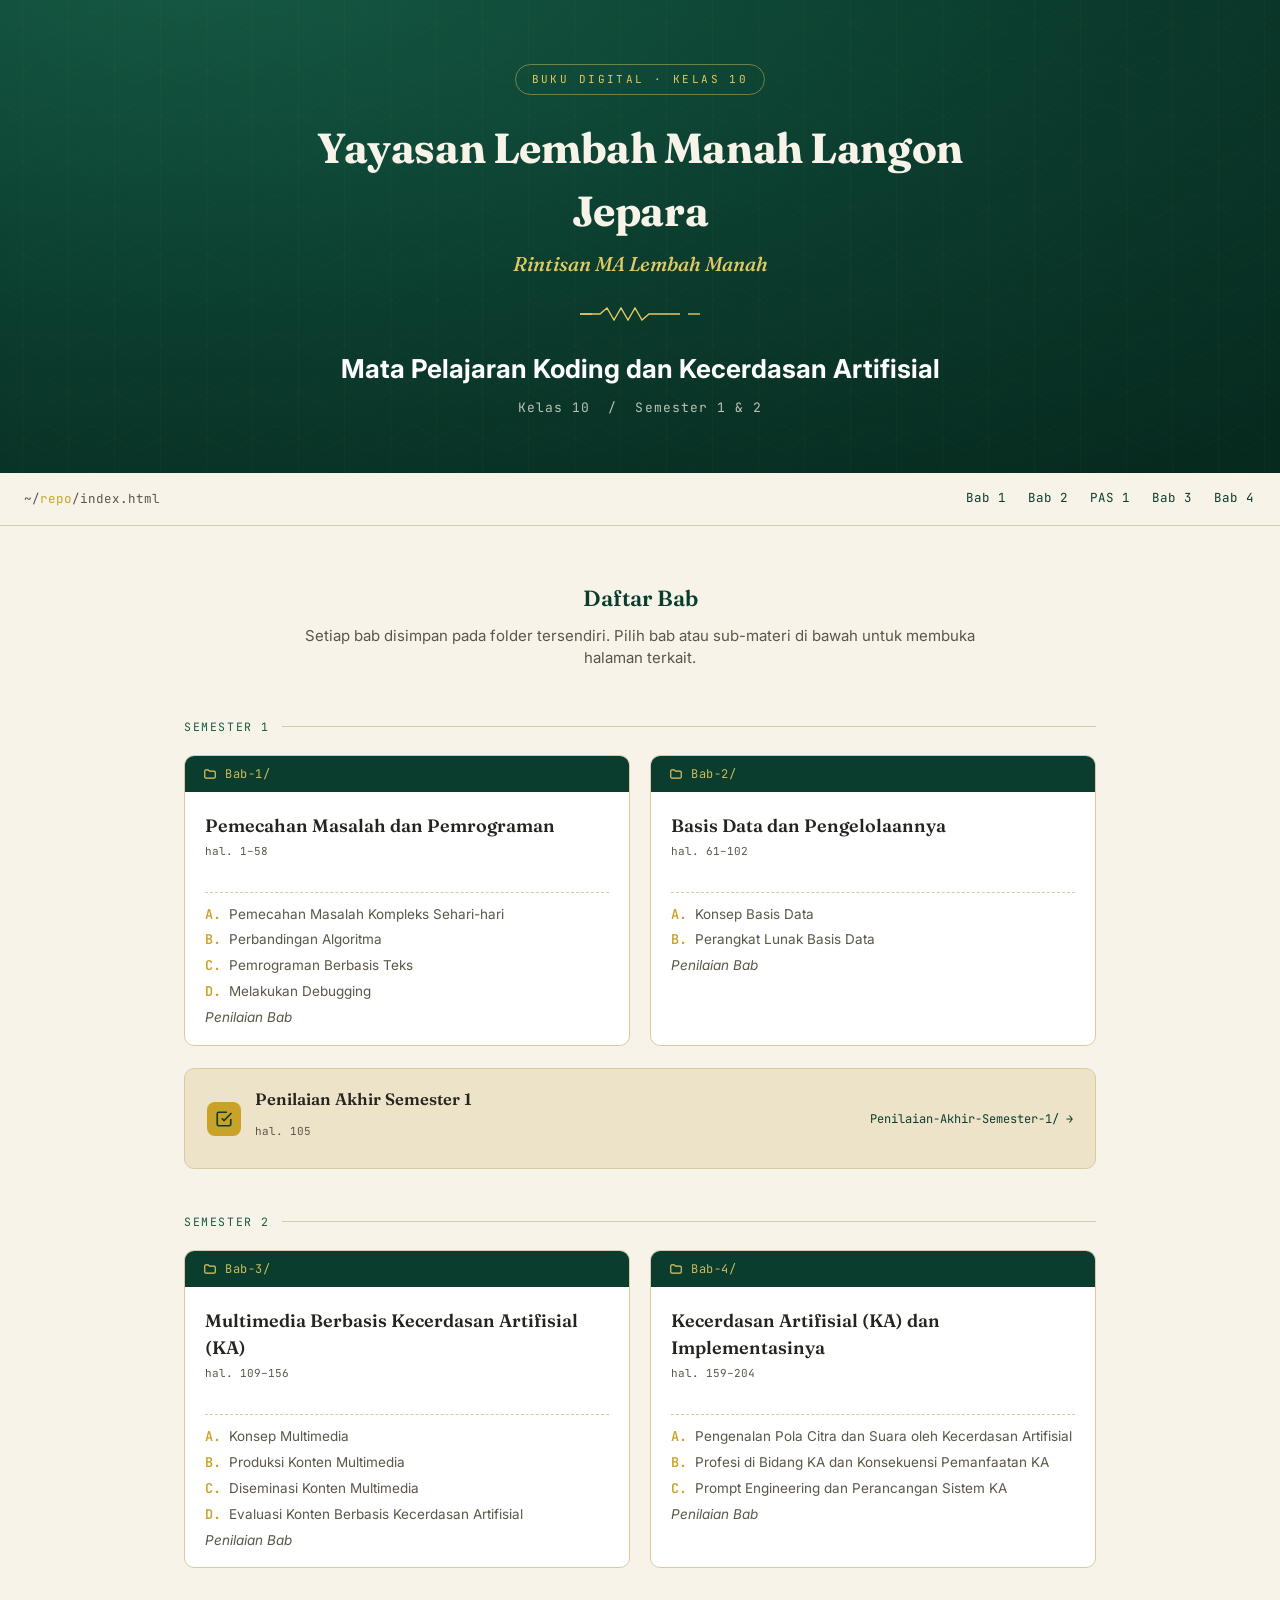
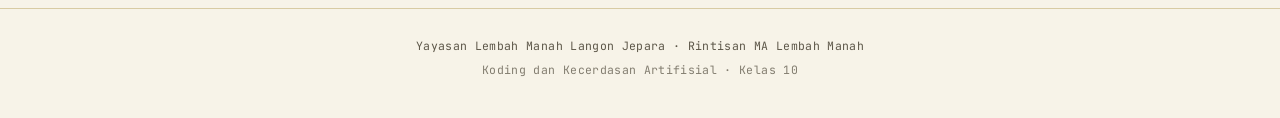
<file: index.html>
<!DOCTYPE html>
<html lang="id">
<head>
<meta charset="UTF-8">
<meta name="viewport" content="width=device-width, initial-scale=1.0">
<title>Koding dan Kecerdasan Artifisial — Kelas 10 | Rintisan MA Lembah Manah</title>
<link rel="preconnect" href="https://fonts.googleapis.com">
<link rel="preconnect" href="https://fonts.gstatic.com" crossorigin>
<link href="https://fonts.googleapis.com/css2?family=Fraunces:ital,opsz,wght@0,9..144,500;0,9..144,600;0,9..144,700;1,9..144,500&family=Inter:wght@400;500;600;700&family=JetBrains+Mono:wght@400;500;600&display=swap" rel="stylesheet">
<style>
  :root{
    --emerald-deep:#0B3D2E;
    --emerald-mid:#155A44;
    --gold:#C9A227;
    --gold-soft:#E4C862;
    --paper:#F7F3E8;
    --sand:#EDE3C8;
    --ink:#26241F;
    --ink-soft:#5C5648;
    --line:#D8CBA3;
  }
  *{box-sizing:border-box;}
  html{scroll-behavior:smooth;}
  body{
    margin:0;
    background:var(--paper);
    color:var(--ink);
    font-family:'Inter',sans-serif;
    line-height:1.5;
  }
  @media (prefers-reduced-motion: reduce){
    html{scroll-behavior:auto;}
    *{animation-duration:0.001ms !important; transition-duration:0.001ms !important;}
  }

  /* Decorative lattice pattern used sparingly as the signature element */
  .lattice{
    background-image:
      linear-gradient(30deg, transparent 48%, var(--gold) 48%, var(--gold) 52%, transparent 52%),
      linear-gradient(-30deg, transparent 48%, var(--gold) 48%, var(--gold) 52%, transparent 52%);
    background-size: 26px 26px;
    opacity:0.35;
  }

  /* ===== Header / Masthead ===== */
  header.masthead{
    position:relative;
    background:radial-gradient(120% 140% at 15% -10%, var(--emerald-mid) 0%, var(--emerald-deep) 55%, #072A1F 100%);
    color:var(--paper);
    padding:64px 24px 56px;
    overflow:hidden;
    text-align:center;
  }
  header.masthead::before{
    content:"";
    position:absolute;
    inset:0;
    background-image:
      linear-gradient(30deg, transparent 48%, rgba(201,162,39,0.5) 48%, rgba(201,162,39,0.5) 49%, transparent 49%),
      linear-gradient(-30deg, transparent 48%, rgba(201,162,39,0.5) 48%, rgba(201,162,39,0.5) 49%, transparent 49%),
      linear-gradient(90deg, transparent 48%, rgba(201,162,39,0.5) 48%, rgba(201,162,39,0.5) 49%, transparent 49%);
    background-size: 46px 46px;
    opacity:0.08;
    pointer-events:none;
  }
  .masthead-inner{ position:relative; max-width:760px; margin:0 auto; }
  .eyebrow{
    display:inline-block;
    font-family:'JetBrains Mono',monospace;
    font-size:11px;
    letter-spacing:0.22em;
    text-transform:uppercase;
    color:var(--gold-soft);
    border:1px solid rgba(228,200,98,0.45);
    border-radius:999px;
    padding:6px 16px;
    margin-bottom:22px;
  }
  h1.org-name{
    font-family:'Fraunces',serif;
    font-weight:700;
    font-size:clamp(28px, 4.2vw, 42px);
    margin:0 0 6px;
    letter-spacing:-0.01em;
  }
  p.org-sub{
    font-family:'Fraunces',serif;
    font-style:italic;
    font-weight:500;
    font-size:clamp(16px, 2vw, 20px);
    color:var(--gold-soft);
    margin:0 0 28px;
  }
  .divider-motif{
    width:120px;
    height:14px;
    margin:0 auto 28px;
  }
  .divider-motif svg{ width:100%; height:100%; display:block; }
  h2.course-title{
    font-family:'Inter',sans-serif;
    font-weight:700;
    font-size:clamp(20px, 2.6vw, 26px);
    margin:0;
    color:#fff;
  }
  p.course-level{
    font-family:'JetBrains Mono',monospace;
    font-size:13px;
    letter-spacing:0.08em;
    color:rgba(247,243,232,0.75);
    margin:10px 0 0;
  }

  /* ===== Breadcrumb / quick nav ===== */
  nav.pathbar{
    position:sticky;
    top:0;
    z-index:10;
    background:var(--paper);
    border-bottom:1px solid var(--line);
    padding:12px 24px;
    display:flex;
    gap:18px;
    flex-wrap:wrap;
    align-items:center;
    font-family:'JetBrains Mono',monospace;
    font-size:12.5px;
  }
  nav.pathbar .repo-path{
    color:var(--ink-soft);
    margin-right:auto;
  }
  nav.pathbar .repo-path span{ color:var(--gold); }
  nav.pathbar a{
    color:var(--emerald-deep);
    text-decoration:none;
    padding:4px 2px;
    border-bottom:1px solid transparent;
  }
  nav.pathbar a:hover, nav.pathbar a:focus-visible{
    border-bottom-color:var(--gold);
  }
  nav.pathbar a:focus-visible{ outline:2px solid var(--emerald-mid); outline-offset:3px; border-radius:2px; }

  /* ===== Main ===== */
  main{
    max-width:960px;
    margin:0 auto;
    padding:56px 24px 40px;
  }
  section.intro{
    max-width:680px;
    margin:0 auto 48px;
    text-align:center;
  }
  section.intro h3{
    font-family:'Fraunces',serif;
    font-weight:600;
    font-size:22px;
    margin:0 0 10px;
    color:var(--emerald-deep);
  }
  section.intro p{
    color:var(--ink-soft);
    font-size:15px;
    margin:0;
  }

  .semester-label{
    font-family:'JetBrains Mono',monospace;
    font-size:11.5px;
    letter-spacing:0.14em;
    text-transform:uppercase;
    color:var(--emerald-mid);
    display:flex;
    align-items:center;
    gap:12px;
    margin:44px 0 20px;
  }
  .semester-label::after{
    content:"";
    flex:1;
    height:1px;
    background:var(--line);
  }

  /* ===== Chapter (folder) cards ===== */
  .bab-grid{
    display:grid;
    grid-template-columns:repeat(auto-fit, minmax(300px, 1fr));
    gap:20px;
  }
  .bab-card{
    background:#fff;
    border:1px solid var(--line);
    border-radius:10px;
    padding:0;
    overflow:hidden;
    transition:transform 0.15s ease, box-shadow 0.15s ease, border-color 0.15s ease;
  }
  .bab-card:hover{
    transform:translateY(-3px);
    box-shadow:0 14px 28px -18px rgba(11,61,46,0.35);
    border-color:var(--gold);
  }
  .bab-card .tab{
    background:var(--emerald-deep);
    color:var(--gold-soft);
    font-family:'JetBrains Mono',monospace;
    font-size:12px;
    letter-spacing:0.05em;
    padding:9px 18px;
    display:flex;
    align-items:center;
    gap:8px;
  }
  .bab-card .tab svg{ width:14px; height:14px; flex:none; }
  .bab-card .tab-text{ opacity:0.9; }
  .bab-card .body{ padding:20px 20px 18px; }
  .bab-card h4{
    font-family:'Fraunces',serif;
    font-weight:600;
    font-size:18px;
    margin:0 0 4px;
    color:var(--ink);
  }
  .bab-card a.card-link{
    text-decoration:none;
    color:inherit;
  }
  .bab-card .pages{
    font-family:'JetBrains Mono',monospace;
    font-size:11px;
    color:var(--ink-soft);
    margin:0 0 14px;
  }
  .sub-list{
    list-style:none;
    margin:0;
    padding:0;
    border-top:1px dashed var(--line);
    padding-top:12px;
  }
  .sub-list li{ margin:0 0 7px; }
  .sub-list li:last-child{ margin-bottom:0; }
  .sub-list a{
    display:flex;
    gap:8px;
    font-size:13.5px;
    color:var(--ink-soft);
    text-decoration:none;
    line-height:1.4;
  }
  .sub-list a .letter{
    font-family:'JetBrains Mono',monospace;
    color:var(--gold);
    font-weight:600;
    flex:none;
  }
  .sub-list a:hover, .sub-list a:focus-visible{ color:var(--emerald-deep); }
  .sub-list a:hover .letter, .sub-list a:focus-visible .letter{ text-decoration:underline; }
  .sub-list .penilaian a{ font-style:italic; }

  .bab-card a.card-link:focus-visible{
    outline:2px solid var(--emerald-mid);
    outline-offset:-2px;
  }

  /* Semester assessment - standalone strip, not a chapter */
  .semester-card{
    display:flex;
    align-items:center;
    justify-content:space-between;
    gap:16px;
    flex-wrap:wrap;
    background:var(--sand);
    border:1px solid var(--line);
    border-radius:10px;
    padding:18px 22px;
    text-decoration:none;
    color:var(--ink);
  }
  .semester-card:hover{ border-color:var(--gold); }
  .semester-card .left{ display:flex; align-items:center; gap:14px; }
  .semester-card .icon{
    width:34px; height:34px; flex:none;
    background:var(--gold);
    border-radius:8px;
    display:flex; align-items:center; justify-content:center;
    color:var(--emerald-deep);
  }
  .semester-card .icon svg{ width:18px; height:18px; }
  .semester-card h4{
    font-family:'Fraunces',serif;
    font-weight:600;
    font-size:16.5px;
    margin:0;
  }
  .semester-card .pages{
    font-family:'JetBrains Mono',monospace;
    font-size:11px;
    color:var(--ink-soft);
  }
  .semester-card .goto{
    font-family:'JetBrains Mono',monospace;
    font-size:12px;
    color:var(--emerald-deep);
  }
  .semester-card:focus-visible{ outline:2px solid var(--emerald-mid); outline-offset:3px; border-radius:10px; }

  footer{
    border-top:1px solid var(--line);
    padding:28px 24px 40px;
    text-align:center;
  }
  footer p{
    margin:0;
    font-family:'JetBrains Mono',monospace;
    font-size:11.5px;
    color:var(--ink-soft);
    letter-spacing:0.03em;
  }
  footer p.small{ margin-top:6px; opacity:0.75; }
</style>
</head>
<body>

<header class="masthead">
  <div class="masthead-inner">
    <span class="eyebrow">Buku Digital &middot; Kelas 10</span>
    <h1 class="org-name">Yayasan Lembah Manah Langon Jepara</h1>
    <p class="org-sub">Rintisan MA Lembah Manah</p>

    <div class="divider-motif" aria-hidden="true">
      <svg viewBox="0 0 120 14" preserveAspectRatio="xMidYMid meet">
        <polyline points="0,7 20,7 27,1 34,13 41,1 48,13 55,1 62,13 69,7 100,7" fill="none" stroke="#E4C862" stroke-width="1.4"/>
        <line x1="0" y1="7" x2="12" y2="7" stroke="#E4C862" stroke-width="1.4"/>
        <line x1="108" y1="7" x2="120" y2="7" stroke="#E4C862" stroke-width="1.4"/>
      </svg>
    </div>

    <h2 class="course-title">Mata Pelajaran Koding dan Kecerdasan Artifisial</h2>
    <p class="course-level">Kelas 10 &nbsp;/&nbsp; Semester 1 &amp; 2</p>
  </div>
</header>

<nav class="pathbar" aria-label="Navigasi cepat">
  <span class="repo-path">~/<span>repo</span>/index.html</span>
  <a href="#bab-1">Bab 1</a>
  <a href="#bab-2">Bab 2</a>
  <a href="#pas-1">PAS 1</a>
  <a href="#bab-3">Bab 3</a>
  <a href="#bab-4">Bab 4</a>
</nav>

<main>
  <section class="intro">
    <h3>Daftar Bab</h3>
    <p>Setiap bab disimpan pada folder tersendiri. Pilih bab atau sub-materi di bawah untuk membuka halaman terkait.</p>
  </section>

  <div class="semester-label">Semester 1</div>

  <div class="bab-grid">

    <article class="bab-card" id="bab-1">
      <a class="card-link" href="Bab-1/index.html">
        <div class="tab">
          <svg viewBox="0 0 24 24" fill="none" stroke="currentColor" stroke-width="2"><path d="M3 7a2 2 0 0 1 2-2h4l2 2h8a2 2 0 0 1 2 2v8a2 2 0 0 1-2 2H5a2 2 0 0 1-2-2V7z"/></svg>
          <span class="tab-text">Bab-1/</span>
        </div>
        <div class="body">
          <h4>Pemecahan Masalah dan Pemrograman</h4>
          <p class="pages">hal. 1&ndash;58</p>
        </div>
      </a>
      <div class="body" style="padding-top:0;">
        <ul class="sub-list">
          <li><a href="Bab-1/a-pemecahan-masalah-kompleks.html"><span class="letter">A.</span> Pemecahan Masalah Kompleks Sehari-hari</a></li>
          <li><a href="Bab-1/b-perbandingan-algoritma.html"><span class="letter">B.</span> Perbandingan Algoritma</a></li>
          <li><a href="Bab-1/c-pemrograman-berbasis-teks.html"><span class="letter">C.</span> Pemrograman Berbasis Teks</a></li>
          <li><a href="Bab-1/d-melakukan-debugging.html"><span class="letter">D.</span> Melakukan Debugging</a></li>
          <li class="penilaian"><a href="Bab-1/penilaian-bab.html">Penilaian Bab</a></li>
        </ul>
      </div>
    </article>

    <article class="bab-card" id="bab-2">
      <a class="card-link" href="Bab-2/index.html">
        <div class="tab">
          <svg viewBox="0 0 24 24" fill="none" stroke="currentColor" stroke-width="2"><path d="M3 7a2 2 0 0 1 2-2h4l2 2h8a2 2 0 0 1 2 2v8a2 2 0 0 1-2 2H5a2 2 0 0 1-2-2V7z"/></svg>
          <span class="tab-text">Bab-2/</span>
        </div>
        <div class="body">
          <h4>Basis Data dan Pengelolaannya</h4>
          <p class="pages">hal. 61&ndash;102</p>
        </div>
      </a>
      <div class="body" style="padding-top:0;">
        <ul class="sub-list">
          <li><a href="Bab-2/index.html#a-konsep-basis-data"><span class="letter">A.</span> Konsep Basis Data</a></li>
          <li><a href="Bab-2/index.html#b-perangkat-lunak-basis-data"><span class="letter">B.</span> Perangkat Lunak Basis Data</a></li>
          <li class="penilaian"><a href="Bab-2/index.html#penilaian-bab">Penilaian Bab</a></li>
        </ul>
      </div>
    </article>

  </div>

  <div style="margin-top:22px;">
    <a class="semester-card" id="pas-1" href="Penilaian-Akhir-Semester-1/index.html">
      <div class="left">
        <span class="icon" aria-hidden="true">
          <svg viewBox="0 0 24 24" fill="none" stroke="currentColor" stroke-width="2.2"><path d="M9 11l3 3L22 4"/><path d="M21 12v7a2 2 0 0 1-2 2H5a2 2 0 0 1-2-2V5a2 2 0 0 1 2-2h11"/></svg>
        </span>
        <div>
          <h4>Penilaian Akhir Semester 1</h4>
          <p class="pages">hal. 105</p>
        </div>
      </div>
      <span class="goto">Penilaian-Akhir-Semester-1/ &rarr;</span>
    </a>
  </div>

  <div class="semester-label">Semester 2</div>

  <div class="bab-grid">

    <article class="bab-card" id="bab-3">
      <a class="card-link" href="Bab-3/index.html">
        <div class="tab">
          <svg viewBox="0 0 24 24" fill="none" stroke="currentColor" stroke-width="2"><path d="M3 7a2 2 0 0 1 2-2h4l2 2h8a2 2 0 0 1 2 2v8a2 2 0 0 1-2 2H5a2 2 0 0 1-2-2V7z"/></svg>
          <span class="tab-text">Bab-3/</span>
        </div>
        <div class="body">
          <h4>Multimedia Berbasis Kecerdasan Artifisial (KA)</h4>
          <p class="pages">hal. 109&ndash;156</p>
        </div>
      </a>
      <div class="body" style="padding-top:0;">
        <ul class="sub-list">
          <li><a href="Bab-3/index.html#a-konsep-multimedia"><span class="letter">A.</span> Konsep Multimedia</a></li>
          <li><a href="Bab-3/index.html#b-produksi-konten-multimedia"><span class="letter">B.</span> Produksi Konten Multimedia</a></li>
          <li><a href="Bab-3/index.html#c-diseminasi-konten-multimedia"><span class="letter">C.</span> Diseminasi Konten Multimedia</a></li>
          <li><a href="Bab-3/index.html#d-evaluasi-konten-ka"><span class="letter">D.</span> Evaluasi Konten Berbasis Kecerdasan Artifisial</a></li>
          <li class="penilaian"><a href="Bab-3/index.html#penilaian-bab">Penilaian Bab</a></li>
        </ul>
      </div>
    </article>

    <article class="bab-card" id="bab-4">
      <a class="card-link" href="Bab-4/index.html">
        <div class="tab">
          <svg viewBox="0 0 24 24" fill="none" stroke="currentColor" stroke-width="2"><path d="M3 7a2 2 0 0 1 2-2h4l2 2h8a2 2 0 0 1 2 2v8a2 2 0 0 1-2 2H5a2 2 0 0 1-2-2V7z"/></svg>
          <span class="tab-text">Bab-4/</span>
        </div>
        <div class="body">
          <h4>Kecerdasan Artifisial (KA) dan Implementasinya</h4>
          <p class="pages">hal. 159&ndash;204</p>
        </div>
      </a>
      <div class="body" style="padding-top:0;">
        <ul class="sub-list">
          <li><a href="Bab-4/index.html#a-pengenalan-pola-citra-suara"><span class="letter">A.</span> Pengenalan Pola Citra dan Suara oleh Kecerdasan Artifisial</a></li>
          <li><a href="Bab-4/index.html#b-profesi-dan-konsekuensi-ka"><span class="letter">B.</span> Profesi di Bidang KA dan Konsekuensi Pemanfaatan KA</a></li>
          <li><a href="Bab-4/index.html#c-prompt-engineering"><span class="letter">C.</span> Prompt Engineering dan Perancangan Sistem KA</a></li>
          <li class="penilaian"><a href="Bab-4/index.html#penilaian-bab">Penilaian Bab</a></li>
        </ul>
      </div>
    </article>

  </div>
</main>

<footer>
  <p>Yayasan Lembah Manah Langon Jepara &middot; Rintisan MA Lembah Manah</p>
  <p class="small">Koding dan Kecerdasan Artifisial &middot; Kelas 10</p>
</footer>

</body>
</html>
</file>
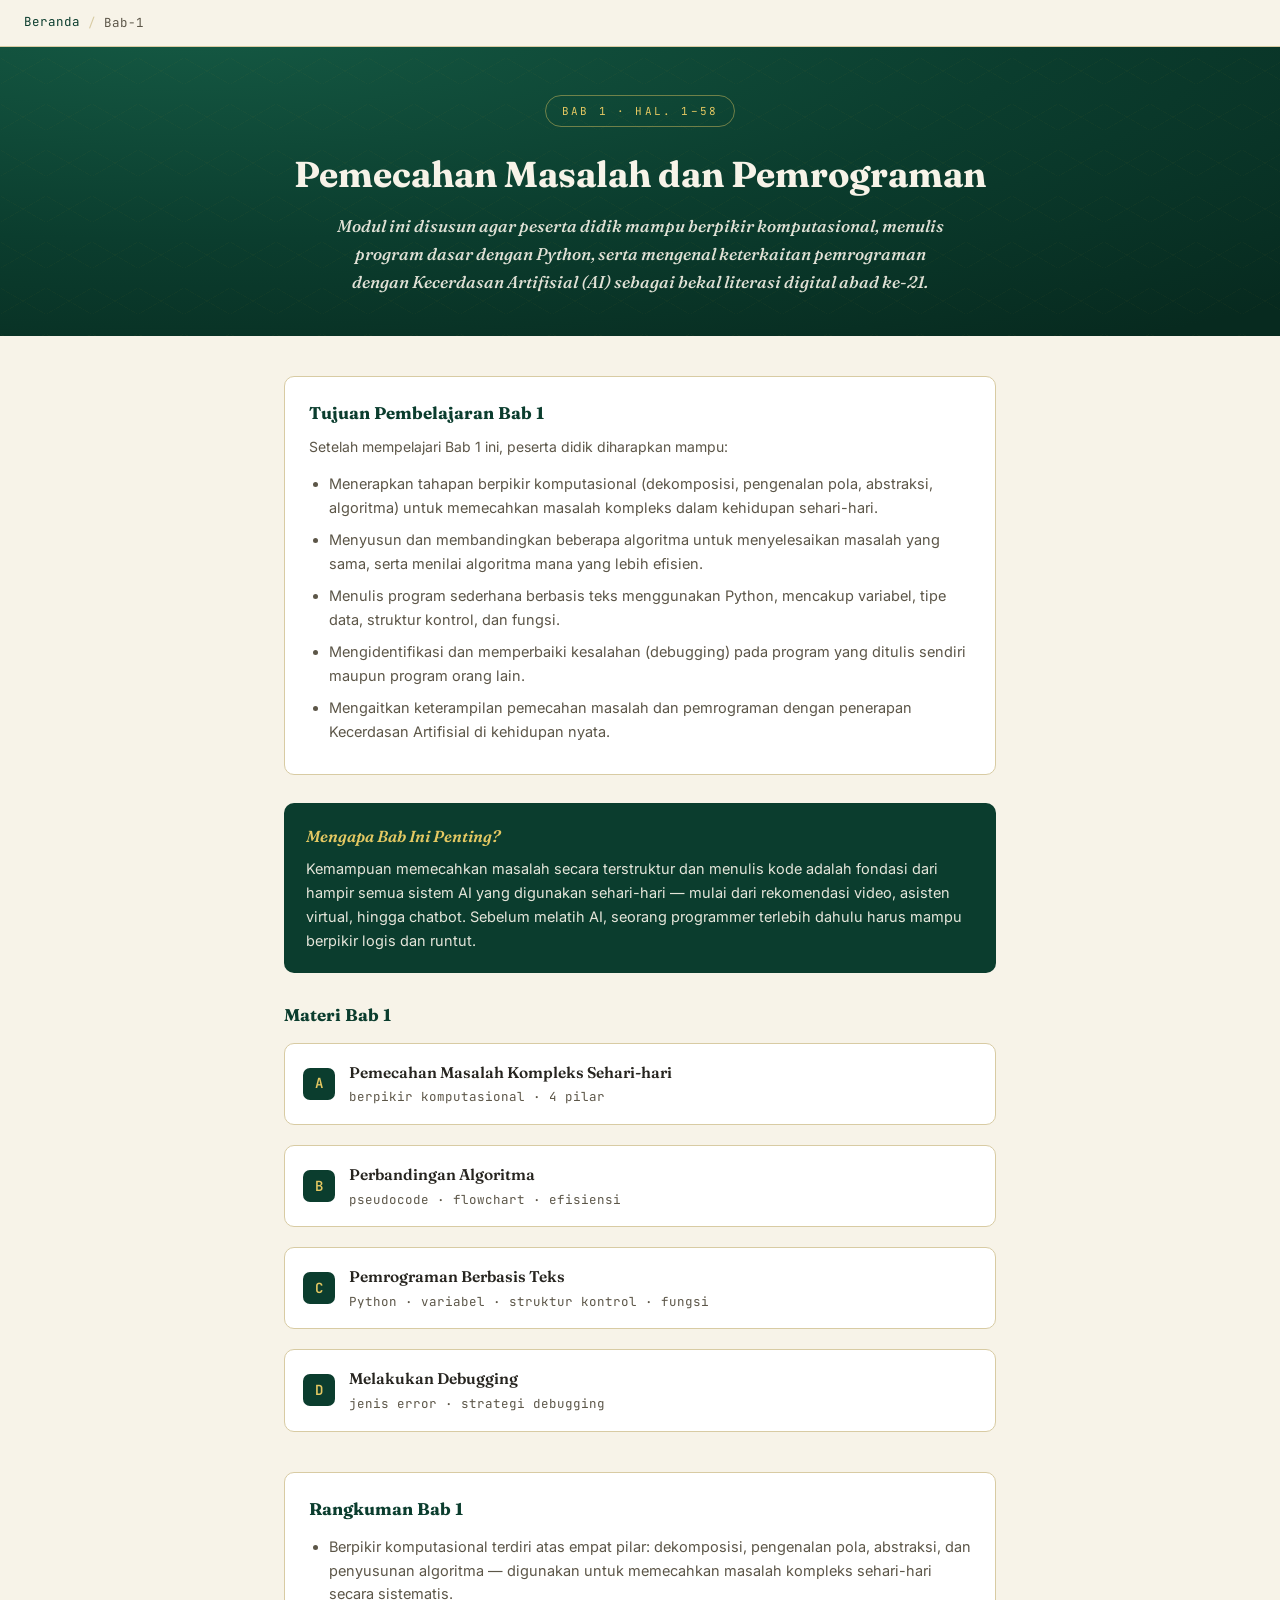
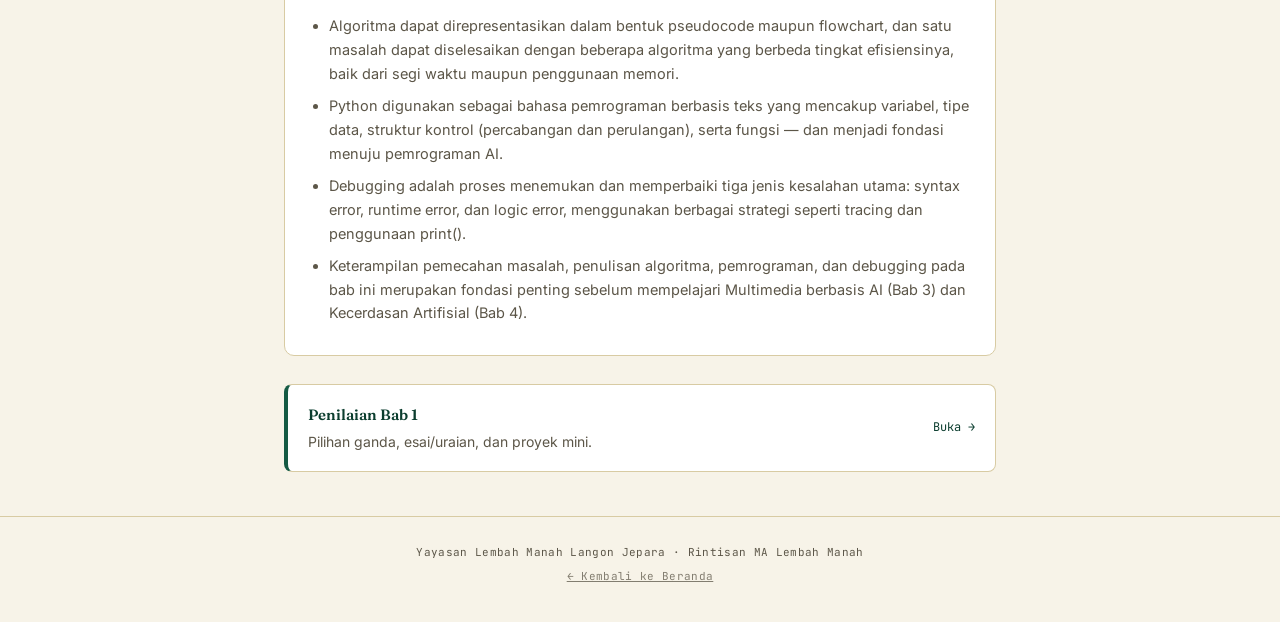
<file: Bab-1/index.html>
<!DOCTYPE html>
<html lang="id">
<head>
<meta charset="UTF-8">
<meta name="viewport" content="width=device-width, initial-scale=1.0">
<title>Bab 1 — Pemecahan Masalah dan Pemrograman</title>
<link rel="stylesheet" href="assets/style.css">
</head>
<body>

<nav class="crumbs" aria-label="Navigasi">
  <a href="../index.html">Beranda</a>
  <span class="sep">/</span>
  <span class="current">Bab-1</span>
</nav>

<header class="chapter-head">
  <div class="chapter-head-inner">
    <span class="eyebrow">Bab 1 &middot; hal. 1&ndash;58</span>
    <h1 class="chapter-title">Pemecahan Masalah dan Pemrograman</h1>
    <p class="chapter-tagline">Modul ini disusun agar peserta didik mampu berpikir komputasional, menulis program dasar dengan Python, serta mengenal keterkaitan pemrograman dengan Kecerdasan Artifisial (AI) sebagai bekal literasi digital abad ke-21.</p>
  </div>
</header>

<main>

  <div class="goals-box">
    <h3>Tujuan Pembelajaran Bab 1</h3>
    <p style="font-size:14px; color:var(--ink-soft); margin-top:-4px;">Setelah mempelajari Bab 1 ini, peserta didik diharapkan mampu:</p>
    <ul>
      <li>Menerapkan tahapan berpikir komputasional (dekomposisi, pengenalan pola, abstraksi, algoritma) untuk memecahkan masalah kompleks dalam kehidupan sehari-hari.</li>
      <li>Menyusun dan membandingkan beberapa algoritma untuk menyelesaikan masalah yang sama, serta menilai algoritma mana yang lebih efisien.</li>
      <li>Menulis program sederhana berbasis teks menggunakan Python, mencakup variabel, tipe data, struktur kontrol, dan fungsi.</li>
      <li>Mengidentifikasi dan memperbaiki kesalahan (debugging) pada program yang ditulis sendiri maupun program orang lain.</li>
      <li>Mengaitkan keterampilan pemecahan masalah dan pemrograman dengan penerapan Kecerdasan Artifisial di kehidupan nyata.</li>
    </ul>
  </div>

  <div class="callout">
    <h4>Mengapa Bab Ini Penting?</h4>
    <p>Kemampuan memecahkan masalah secara terstruktur dan menulis kode adalah fondasi dari hampir semua sistem AI yang digunakan sehari-hari — mulai dari rekomendasi video, asisten virtual, hingga chatbot. Sebelum melatih AI, seorang programmer terlebih dahulu harus mampu berpikir logis dan runtut.</p>
  </div>

  <h3 style="font-family:'Fraunces',serif; font-size:17px; color:var(--emerald-deep); margin:0 0 14px;">Materi Bab 1</h3>
  <ul class="section-nav-list">
    <li>
      <a href="a-pemecahan-masalah-kompleks.html">
        <span class="letter-badge">A</span>
        <span class="txt">
          <h4>Pemecahan Masalah Kompleks Sehari-hari</h4>
          <p>berpikir komputasional &middot; 4 pilar</p>
        </span>
      </a>
    </li>
    <li>
      <a href="b-perbandingan-algoritma.html">
        <span class="letter-badge">B</span>
        <span class="txt">
          <h4>Perbandingan Algoritma</h4>
          <p>pseudocode &middot; flowchart &middot; efisiensi</p>
        </span>
      </a>
    </li>
    <li>
      <a href="c-pemrograman-berbasis-teks.html">
        <span class="letter-badge">C</span>
        <span class="txt">
          <h4>Pemrograman Berbasis Teks</h4>
          <p>Python &middot; variabel &middot; struktur kontrol &middot; fungsi</p>
        </span>
      </a>
    </li>
    <li>
      <a href="d-melakukan-debugging.html">
        <span class="letter-badge">D</span>
        <span class="txt">
          <h4>Melakukan Debugging</h4>
          <p>jenis error &middot; strategi debugging</p>
        </span>
      </a>
    </li>
  </ul>

  <div class="goals-box">
    <h3>Rangkuman Bab 1</h3>
    <ul>
      <li>Berpikir komputasional terdiri atas empat pilar: dekomposisi, pengenalan pola, abstraksi, dan penyusunan algoritma — digunakan untuk memecahkan masalah kompleks sehari-hari secara sistematis.</li>
      <li>Algoritma dapat direpresentasikan dalam bentuk pseudocode maupun flowchart, dan satu masalah dapat diselesaikan dengan beberapa algoritma yang berbeda tingkat efisiensinya, baik dari segi waktu maupun penggunaan memori.</li>
      <li>Python digunakan sebagai bahasa pemrograman berbasis teks yang mencakup variabel, tipe data, struktur kontrol (percabangan dan perulangan), serta fungsi — dan menjadi fondasi menuju pemrograman AI.</li>
      <li>Debugging adalah proses menemukan dan memperbaiki tiga jenis kesalahan utama: syntax error, runtime error, dan logic error, menggunakan berbagai strategi seperti tracing dan penggunaan print().</li>
      <li>Keterampilan pemecahan masalah, penulisan algoritma, pemrograman, dan debugging pada bab ini merupakan fondasi penting sebelum mempelajari Multimedia berbasis AI (Bab 3) dan Kecerdasan Artifisial (Bab 4).</li>
    </ul>
  </div>

  <a href="penilaian-bab.html" style="text-decoration:none;">
    <div class="box info" style="display:flex; align-items:center; justify-content:space-between; gap:14px; flex-wrap:wrap;">
      <div>
        <h4 style="margin-bottom:2px;">Penilaian Bab 1</h4>
        <p style="color:var(--ink-soft);">Pilihan ganda, esai/uraian, dan proyek mini.</p>
      </div>
      <span style="font-family:'JetBrains Mono',monospace; font-size:12px; color:var(--emerald-deep);">Buka &rarr;</span>
    </div>
  </a>

</main>

<footer class="site-footer">
  <p>Yayasan Lembah Manah Langon Jepara &middot; Rintisan MA Lembah Manah</p>
  <p class="small"><a href="../index.html" style="color:inherit;">&larr; Kembali ke Beranda</a></p>
</footer>

</body>
</html>
</file>
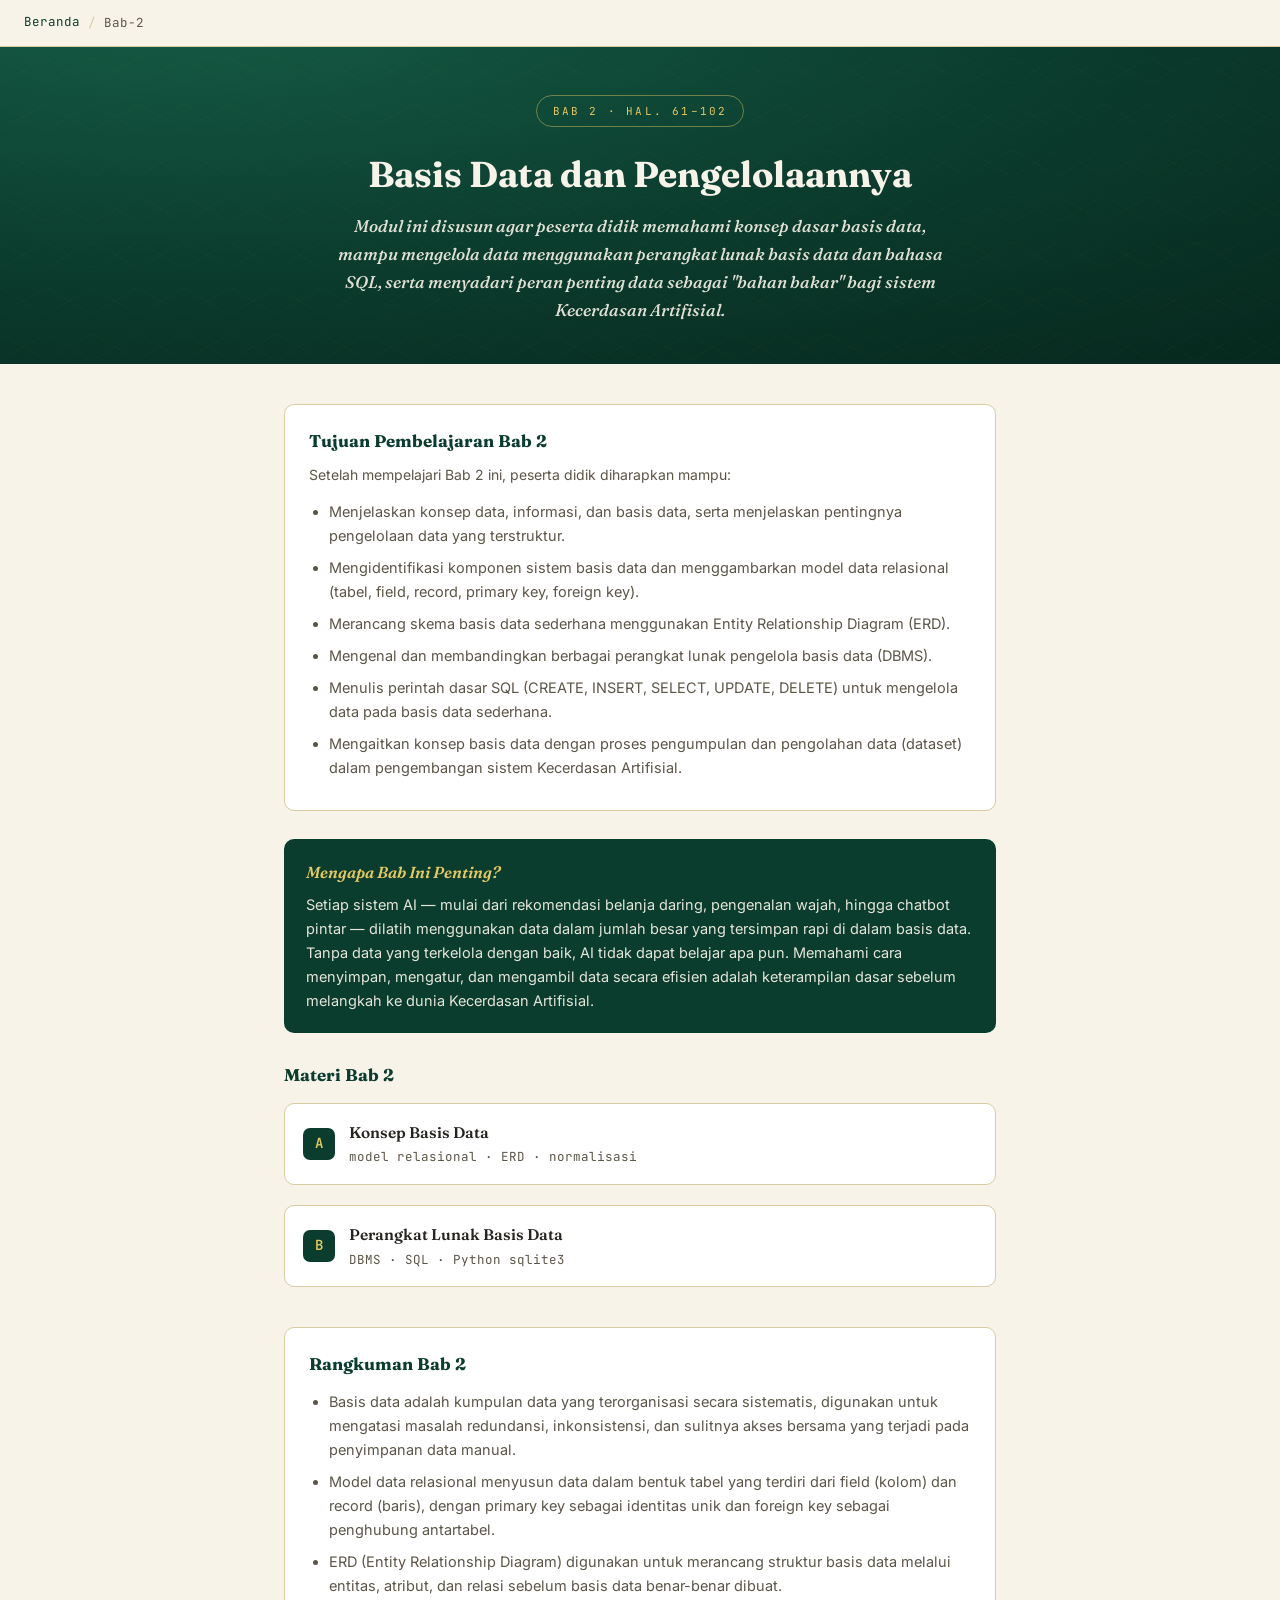
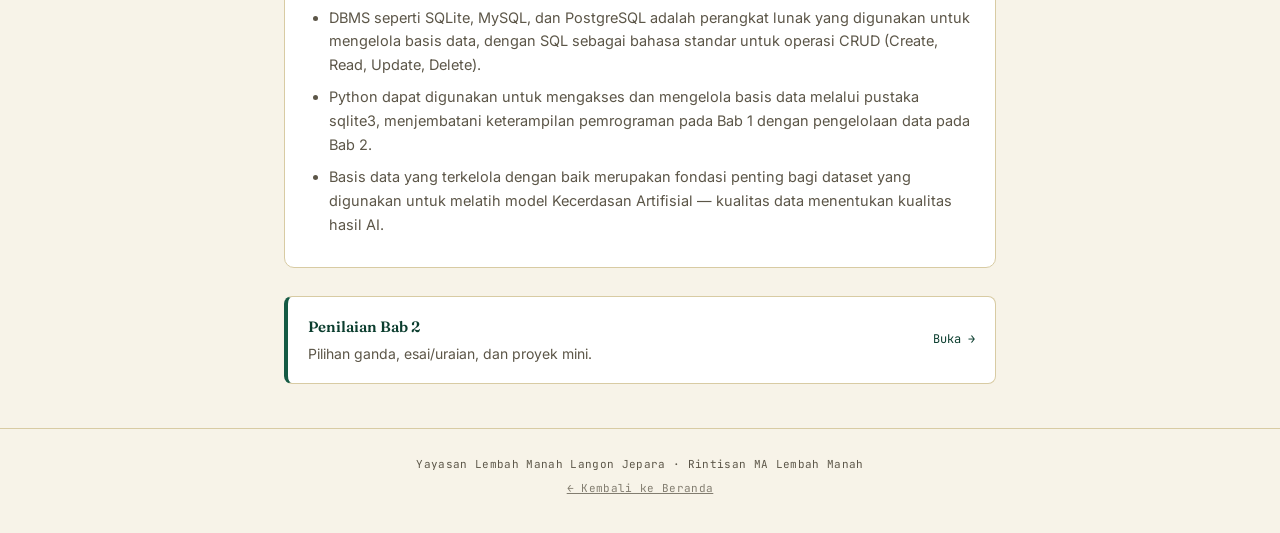
<file: Bab-2/index.html>
<!DOCTYPE html>
<html lang="id">
<head>
<meta charset="UTF-8">
<meta name="viewport" content="width=device-width, initial-scale=1.0">
<title>Bab 2 — Basis Data dan Pengelolaannya</title>
<link rel="stylesheet" href="assets/style.css">
</head>
<body>

<nav class="crumbs" aria-label="Navigasi">
  <a href="../index.html">Beranda</a>
  <span class="sep">/</span>
  <span class="current">Bab-2</span>
</nav>

<header class="chapter-head">
  <div class="chapter-head-inner">
    <span class="eyebrow">Bab 2 &middot; hal. 61&ndash;102</span>
    <h1 class="chapter-title">Basis Data dan Pengelolaannya</h1>
    <p class="chapter-tagline">Modul ini disusun agar peserta didik memahami konsep dasar basis data, mampu mengelola data menggunakan perangkat lunak basis data dan bahasa SQL, serta menyadari peran penting data sebagai "bahan bakar" bagi sistem Kecerdasan Artifisial.</p>
  </div>
</header>

<main>

  <div class="goals-box">
    <h3>Tujuan Pembelajaran Bab 2</h3>
    <p style="font-size:14px; color:var(--ink-soft); margin-top:-4px;">Setelah mempelajari Bab 2 ini, peserta didik diharapkan mampu:</p>
    <ul>
      <li>Menjelaskan konsep data, informasi, dan basis data, serta menjelaskan pentingnya pengelolaan data yang terstruktur.</li>
      <li>Mengidentifikasi komponen sistem basis data dan menggambarkan model data relasional (tabel, field, record, primary key, foreign key).</li>
      <li>Merancang skema basis data sederhana menggunakan Entity Relationship Diagram (ERD).</li>
      <li>Mengenal dan membandingkan berbagai perangkat lunak pengelola basis data (DBMS).</li>
      <li>Menulis perintah dasar SQL (CREATE, INSERT, SELECT, UPDATE, DELETE) untuk mengelola data pada basis data sederhana.</li>
      <li>Mengaitkan konsep basis data dengan proses pengumpulan dan pengolahan data (dataset) dalam pengembangan sistem Kecerdasan Artifisial.</li>
    </ul>
  </div>

  <div class="callout">
    <h4>Mengapa Bab Ini Penting?</h4>
    <p>Setiap sistem AI — mulai dari rekomendasi belanja daring, pengenalan wajah, hingga chatbot pintar — dilatih menggunakan data dalam jumlah besar yang tersimpan rapi di dalam basis data. Tanpa data yang terkelola dengan baik, AI tidak dapat belajar apa pun. Memahami cara menyimpan, mengatur, dan mengambil data secara efisien adalah keterampilan dasar sebelum melangkah ke dunia Kecerdasan Artifisial.</p>
  </div>

  <h3 style="font-family:'Fraunces',serif; font-size:17px; color:var(--emerald-deep); margin:0 0 14px;">Materi Bab 2</h3>
  <ul class="section-nav-list">
    <li>
      <a href="a-konsep-basis-data.html">
        <span class="letter-badge">A</span>
        <span class="txt">
          <h4>Konsep Basis Data</h4>
          <p>model relasional &middot; ERD &middot; normalisasi</p>
        </span>
      </a>
    </li>
    <li>
      <a href="b-perangkat-lunak-basis-data.html">
        <span class="letter-badge">B</span>
        <span class="txt">
          <h4>Perangkat Lunak Basis Data</h4>
          <p>DBMS &middot; SQL &middot; Python sqlite3</p>
        </span>
      </a>
    </li>
  </ul>

  <div class="goals-box">
    <h3>Rangkuman Bab 2</h3>
    <ul>
      <li>Basis data adalah kumpulan data yang terorganisasi secara sistematis, digunakan untuk mengatasi masalah redundansi, inkonsistensi, dan sulitnya akses bersama yang terjadi pada penyimpanan data manual.</li>
      <li>Model data relasional menyusun data dalam bentuk tabel yang terdiri dari field (kolom) dan record (baris), dengan primary key sebagai identitas unik dan foreign key sebagai penghubung antartabel.</li>
      <li>ERD (Entity Relationship Diagram) digunakan untuk merancang struktur basis data melalui entitas, atribut, dan relasi sebelum basis data benar-benar dibuat.</li>
      <li>DBMS seperti SQLite, MySQL, dan PostgreSQL adalah perangkat lunak yang digunakan untuk mengelola basis data, dengan SQL sebagai bahasa standar untuk operasi CRUD (Create, Read, Update, Delete).</li>
      <li>Python dapat digunakan untuk mengakses dan mengelola basis data melalui pustaka sqlite3, menjembatani keterampilan pemrograman pada Bab 1 dengan pengelolaan data pada Bab 2.</li>
      <li>Basis data yang terkelola dengan baik merupakan fondasi penting bagi dataset yang digunakan untuk melatih model Kecerdasan Artifisial — kualitas data menentukan kualitas hasil AI.</li>
    </ul>
  </div>

  <a href="penilaian-bab.html" style="text-decoration:none;">
    <div class="box info" style="display:flex; align-items:center; justify-content:space-between; gap:14px; flex-wrap:wrap;">
      <div>
        <h4 style="margin-bottom:2px;">Penilaian Bab 2</h4>
        <p style="color:var(--ink-soft);">Pilihan ganda, esai/uraian, dan proyek mini.</p>
      </div>
      <span style="font-family:'JetBrains Mono',monospace; font-size:12px; color:var(--emerald-deep);">Buka &rarr;</span>
    </div>
  </a>

</main>

<footer class="site-footer">
  <p>Yayasan Lembah Manah Langon Jepara &middot; Rintisan MA Lembah Manah</p>
  <p class="small"><a href="../index.html" style="color:inherit;">&larr; Kembali ke Beranda</a></p>
</footer>

</body>
</html>
</file>
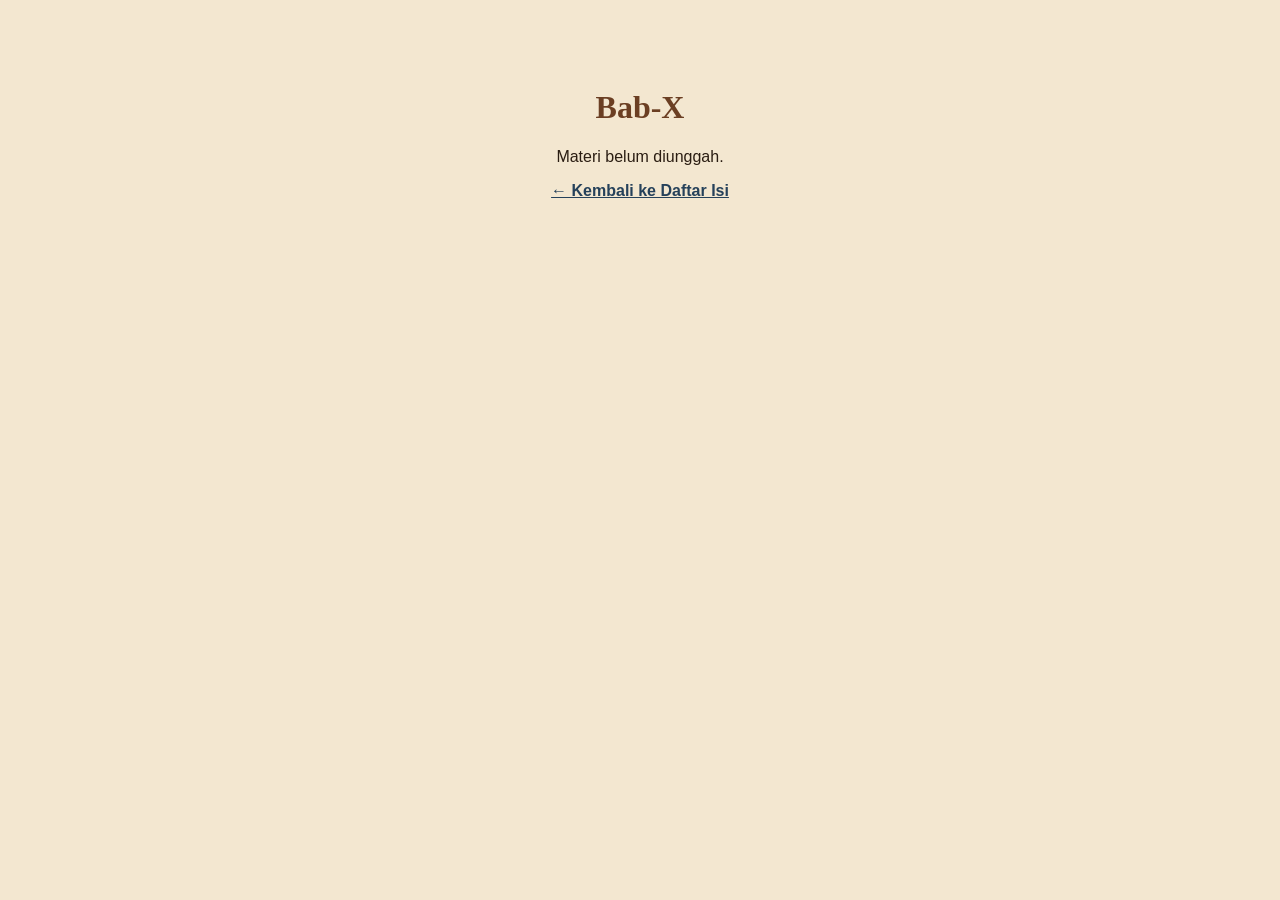
<file: Bab-3/index.html>
<!DOCTYPE html>
<html lang="jv">
<head>
<meta charset="UTF-8">
<meta name="viewport" content="width=device-width, initial-scale=1.0">
<title>Bab-X</title>
<style>
  body{font-family:'Karla',sans-serif;background:#F3E7D0;color:#2A1D12;padding:60px 24px;text-align:center;}
  a{color:#25415A;font-weight:700;}
  h1{font-family:'Rasa',serif;color:#6B3F23;}
</style>
</head>
<body>
  <h1>Bab-X</h1>
  <p>Materi belum diunggah.</p>
  <p><a href="../index.html">&larr; Kembali ke Daftar Isi</a></p>
</body>
</html>
</file>
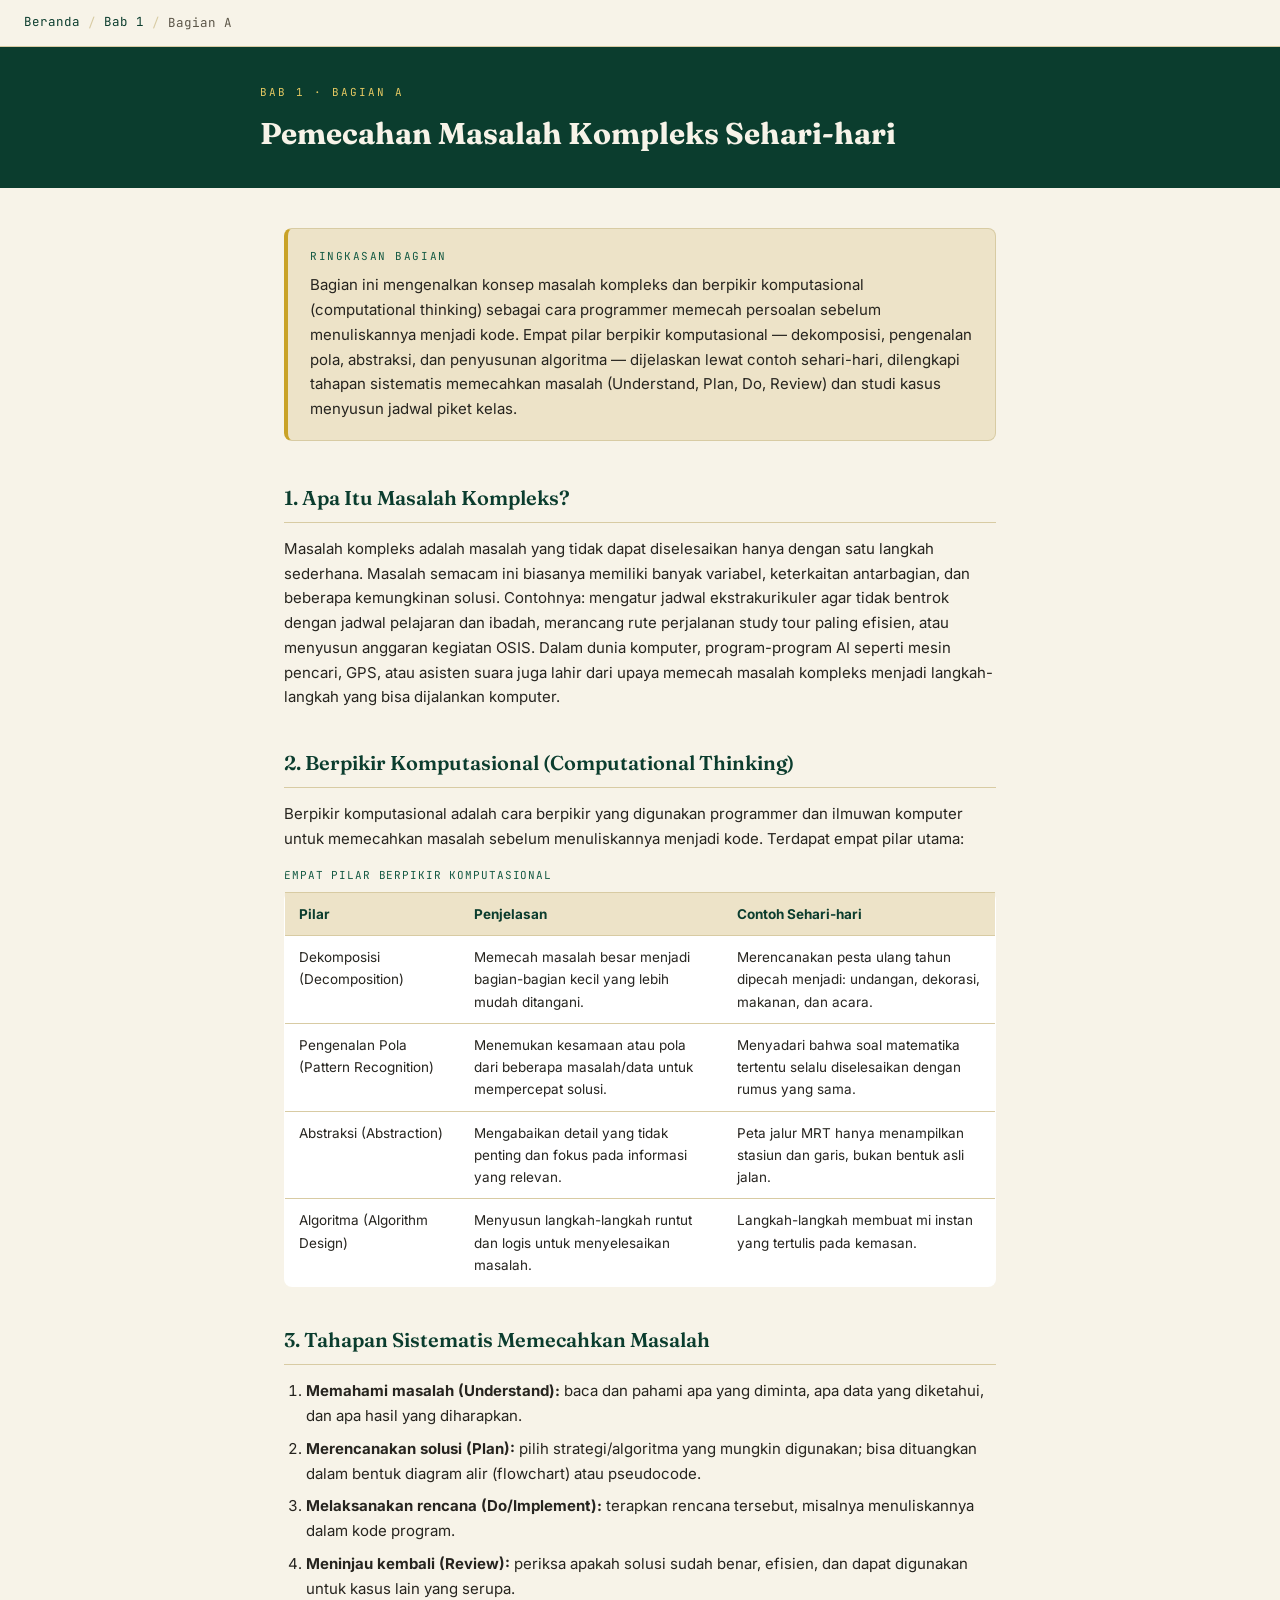
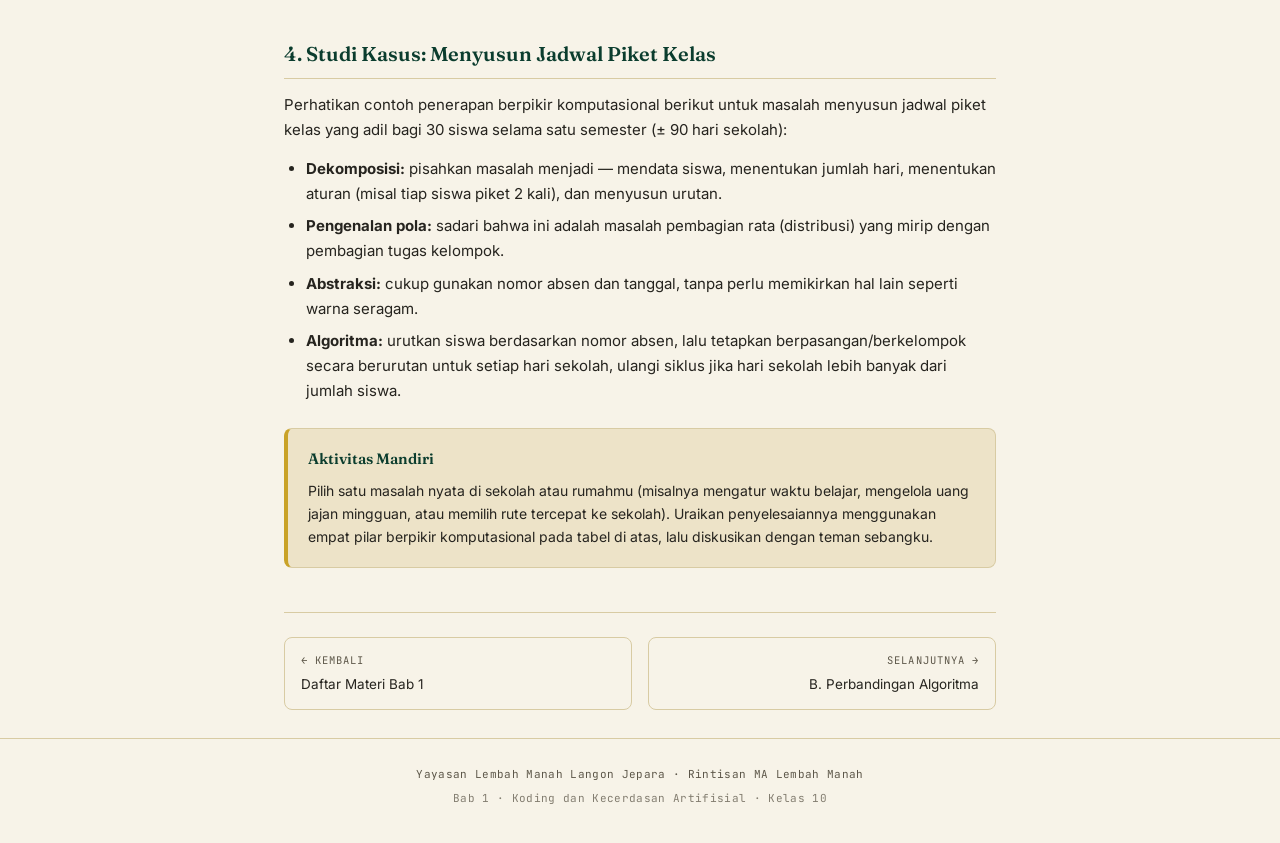
<file: Bab-1/a-pemecahan-masalah-kompleks.html>
<!DOCTYPE html>
<html lang="id">
<head>
<meta charset="UTF-8">
<meta name="viewport" content="width=device-width, initial-scale=1.0">
<title>A. Pemecahan Masalah Kompleks Sehari-hari — Bab 1</title>
<link rel="stylesheet" href="assets/style.css">
</head>
<body>

<nav class="crumbs" aria-label="Navigasi">
  <a href="../index.html">Beranda</a>
  <span class="sep">/</span>
  <a href="index.html">Bab 1</a>
  <span class="sep">/</span>
  <span class="current">Bagian A</span>
</nav>

<header class="section-head">
  <div class="section-head-inner">
    <p class="section-eyebrow">Bab 1 &middot; Bagian A</p>
    <h1 class="section-title">Pemecahan Masalah Kompleks Sehari-hari</h1>
  </div>
</header>

<main>

  <div class="summary-box">
    <p class="label">Ringkasan Bagian</p>
    <p class="text">Bagian ini mengenalkan konsep masalah kompleks dan berpikir komputasional (computational thinking) sebagai cara programmer memecah persoalan sebelum menuliskannya menjadi kode. Empat pilar berpikir komputasional — dekomposisi, pengenalan pola, abstraksi, dan penyusunan algoritma — dijelaskan lewat contoh sehari-hari, dilengkapi tahapan sistematis memecahkan masalah (Understand, Plan, Do, Review) dan studi kasus menyusun jadwal piket kelas.</p>
  </div>

  <h2 class="sub">1. Apa Itu Masalah Kompleks?</h2>
  <p>Masalah kompleks adalah masalah yang tidak dapat diselesaikan hanya dengan satu langkah sederhana. Masalah semacam ini biasanya memiliki banyak variabel, keterkaitan antarbagian, dan beberapa kemungkinan solusi. Contohnya: mengatur jadwal ekstrakurikuler agar tidak bentrok dengan jadwal pelajaran dan ibadah, merancang rute perjalanan study tour paling efisien, atau menyusun anggaran kegiatan OSIS. Dalam dunia komputer, program-program AI seperti mesin pencari, GPS, atau asisten suara juga lahir dari upaya memecah masalah kompleks menjadi langkah-langkah yang bisa dijalankan komputer.</p>

  <h2 class="sub">2. Berpikir Komputasional (Computational Thinking)</h2>
  <p>Berpikir komputasional adalah cara berpikir yang digunakan programmer dan ilmuwan komputer untuk memecahkan masalah sebelum menuliskannya menjadi kode. Terdapat empat pilar utama:</p>

  <table>
    <caption>Empat Pilar Berpikir Komputasional</caption>
    <thead>
      <tr><th>Pilar</th><th>Penjelasan</th><th>Contoh Sehari-hari</th></tr>
    </thead>
    <tbody>
      <tr>
        <td>Dekomposisi (Decomposition)</td>
        <td>Memecah masalah besar menjadi bagian-bagian kecil yang lebih mudah ditangani.</td>
        <td>Merencanakan pesta ulang tahun dipecah menjadi: undangan, dekorasi, makanan, dan acara.</td>
      </tr>
      <tr>
        <td>Pengenalan Pola (Pattern Recognition)</td>
        <td>Menemukan kesamaan atau pola dari beberapa masalah/data untuk mempercepat solusi.</td>
        <td>Menyadari bahwa soal matematika tertentu selalu diselesaikan dengan rumus yang sama.</td>
      </tr>
      <tr>
        <td>Abstraksi (Abstraction)</td>
        <td>Mengabaikan detail yang tidak penting dan fokus pada informasi yang relevan.</td>
        <td>Peta jalur MRT hanya menampilkan stasiun dan garis, bukan bentuk asli jalan.</td>
      </tr>
      <tr>
        <td>Algoritma (Algorithm Design)</td>
        <td>Menyusun langkah-langkah runtut dan logis untuk menyelesaikan masalah.</td>
        <td>Langkah-langkah membuat mi instan yang tertulis pada kemasan.</td>
      </tr>
    </tbody>
  </table>

  <h2 class="sub">3. Tahapan Sistematis Memecahkan Masalah</h2>
  <ol>
    <li><strong>Memahami masalah (Understand):</strong> baca dan pahami apa yang diminta, apa data yang diketahui, dan apa hasil yang diharapkan.</li>
    <li><strong>Merencanakan solusi (Plan):</strong> pilih strategi/algoritma yang mungkin digunakan; bisa dituangkan dalam bentuk diagram alir (flowchart) atau pseudocode.</li>
    <li><strong>Melaksanakan rencana (Do/Implement):</strong> terapkan rencana tersebut, misalnya menuliskannya dalam kode program.</li>
    <li><strong>Meninjau kembali (Review):</strong> periksa apakah solusi sudah benar, efisien, dan dapat digunakan untuk kasus lain yang serupa.</li>
  </ol>

  <h2 class="sub">4. Studi Kasus: Menyusun Jadwal Piket Kelas</h2>
  <p>Perhatikan contoh penerapan berpikir komputasional berikut untuk masalah menyusun jadwal piket kelas yang adil bagi 30 siswa selama satu semester (± 90 hari sekolah):</p>
  <ul>
    <li><strong>Dekomposisi:</strong> pisahkan masalah menjadi — mendata siswa, menentukan jumlah hari, menentukan aturan (misal tiap siswa piket 2 kali), dan menyusun urutan.</li>
    <li><strong>Pengenalan pola:</strong> sadari bahwa ini adalah masalah pembagian rata (distribusi) yang mirip dengan pembagian tugas kelompok.</li>
    <li><strong>Abstraksi:</strong> cukup gunakan nomor absen dan tanggal, tanpa perlu memikirkan hal lain seperti warna seragam.</li>
    <li><strong>Algoritma:</strong> urutkan siswa berdasarkan nomor absen, lalu tetapkan berpasangan/berkelompok secara berurutan untuk setiap hari sekolah, ulangi siklus jika hari sekolah lebih banyak dari jumlah siswa.</li>
  </ul>

  <div class="box activity">
    <h4>Aktivitas Mandiri</h4>
    <p>Pilih satu masalah nyata di sekolah atau rumahmu (misalnya mengatur waktu belajar, mengelola uang jajan mingguan, atau memilih rute tercepat ke sekolah). Uraikan penyelesaiannya menggunakan empat pilar berpikir komputasional pada tabel di atas, lalu diskusikan dengan teman sebangku.</p>
  </div>

  <div class="pager">
    <a href="index.html">
      <span class="dir">&larr; Kembali</span>
      Daftar Materi Bab 1
    </a>
    <a class="next" href="b-perbandingan-algoritma.html">
      <span class="dir">Selanjutnya &rarr;</span>
      B. Perbandingan Algoritma
    </a>
  </div>

</main>

<footer class="site-footer">
  <p>Yayasan Lembah Manah Langon Jepara &middot; Rintisan MA Lembah Manah</p>
  <p class="small">Bab 1 &middot; Koding dan Kecerdasan Artifisial &middot; Kelas 10</p>
</footer>

</body>
</html>
</file>
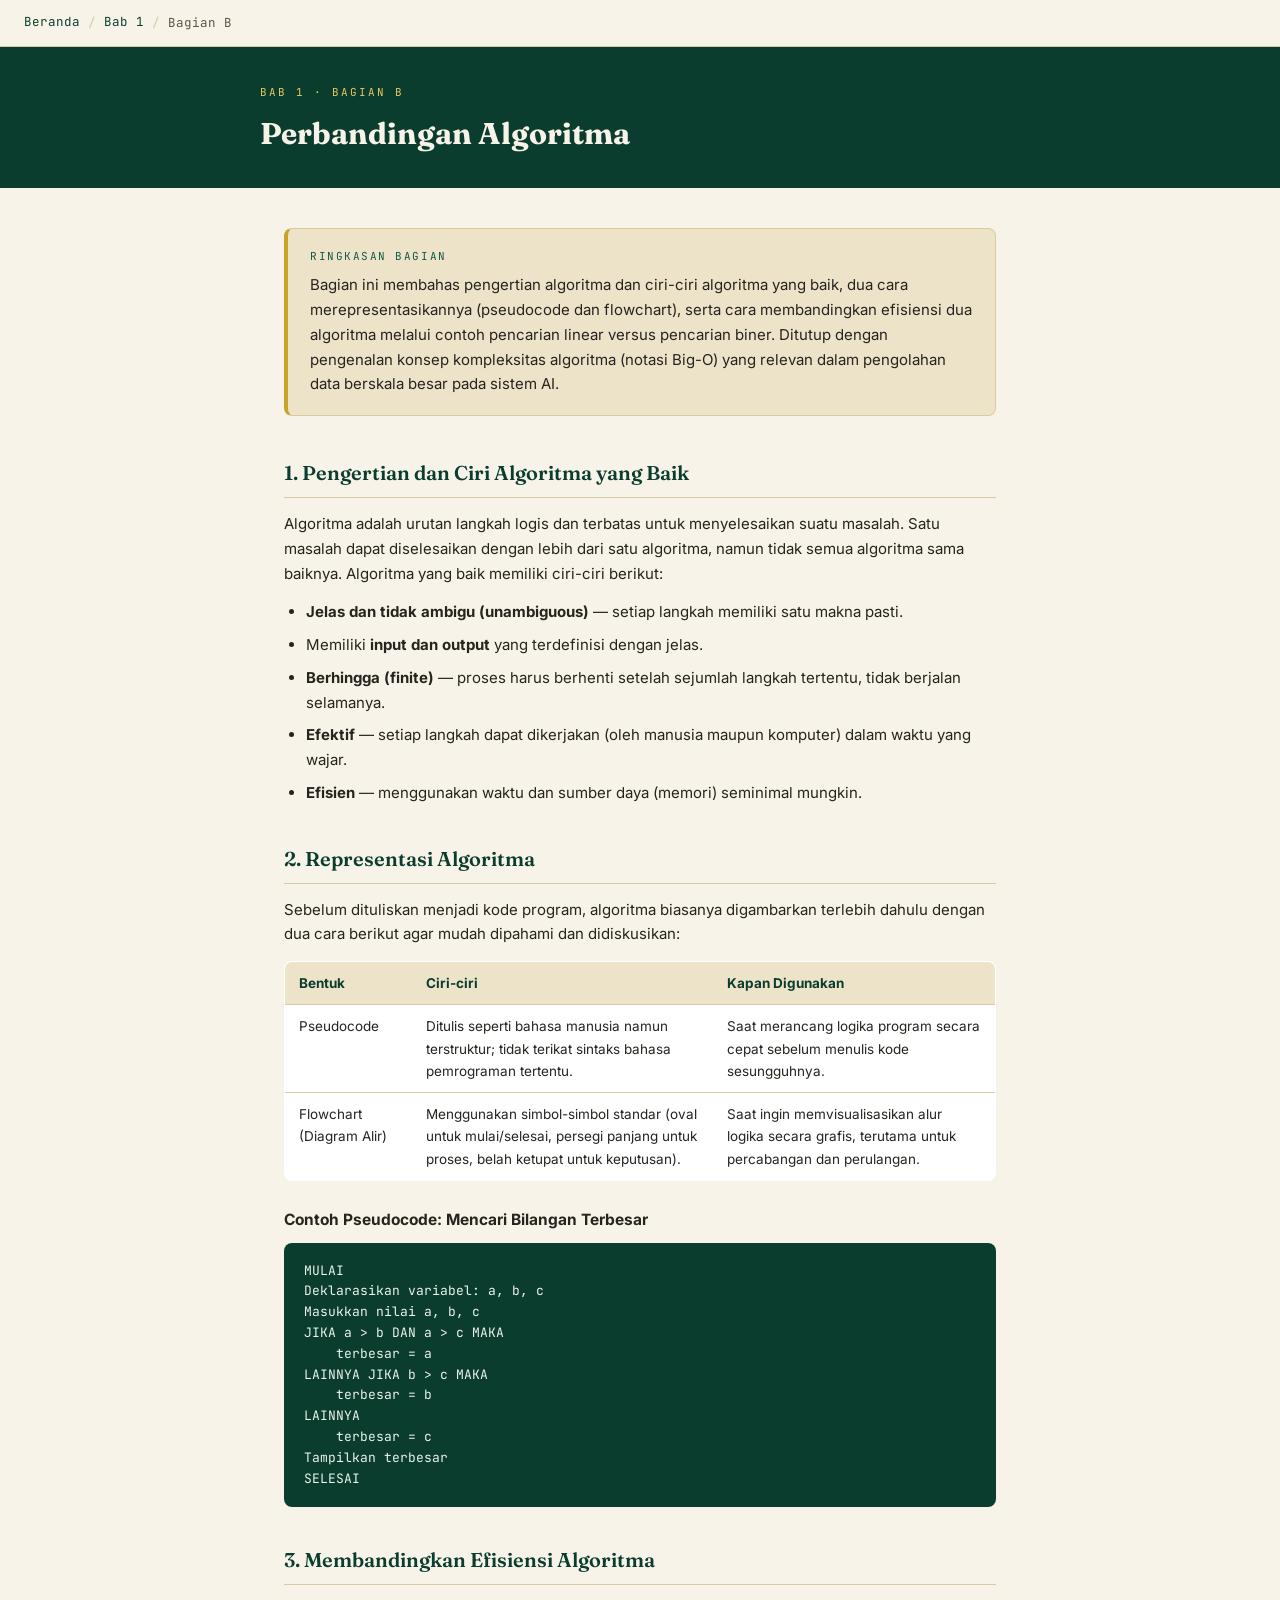
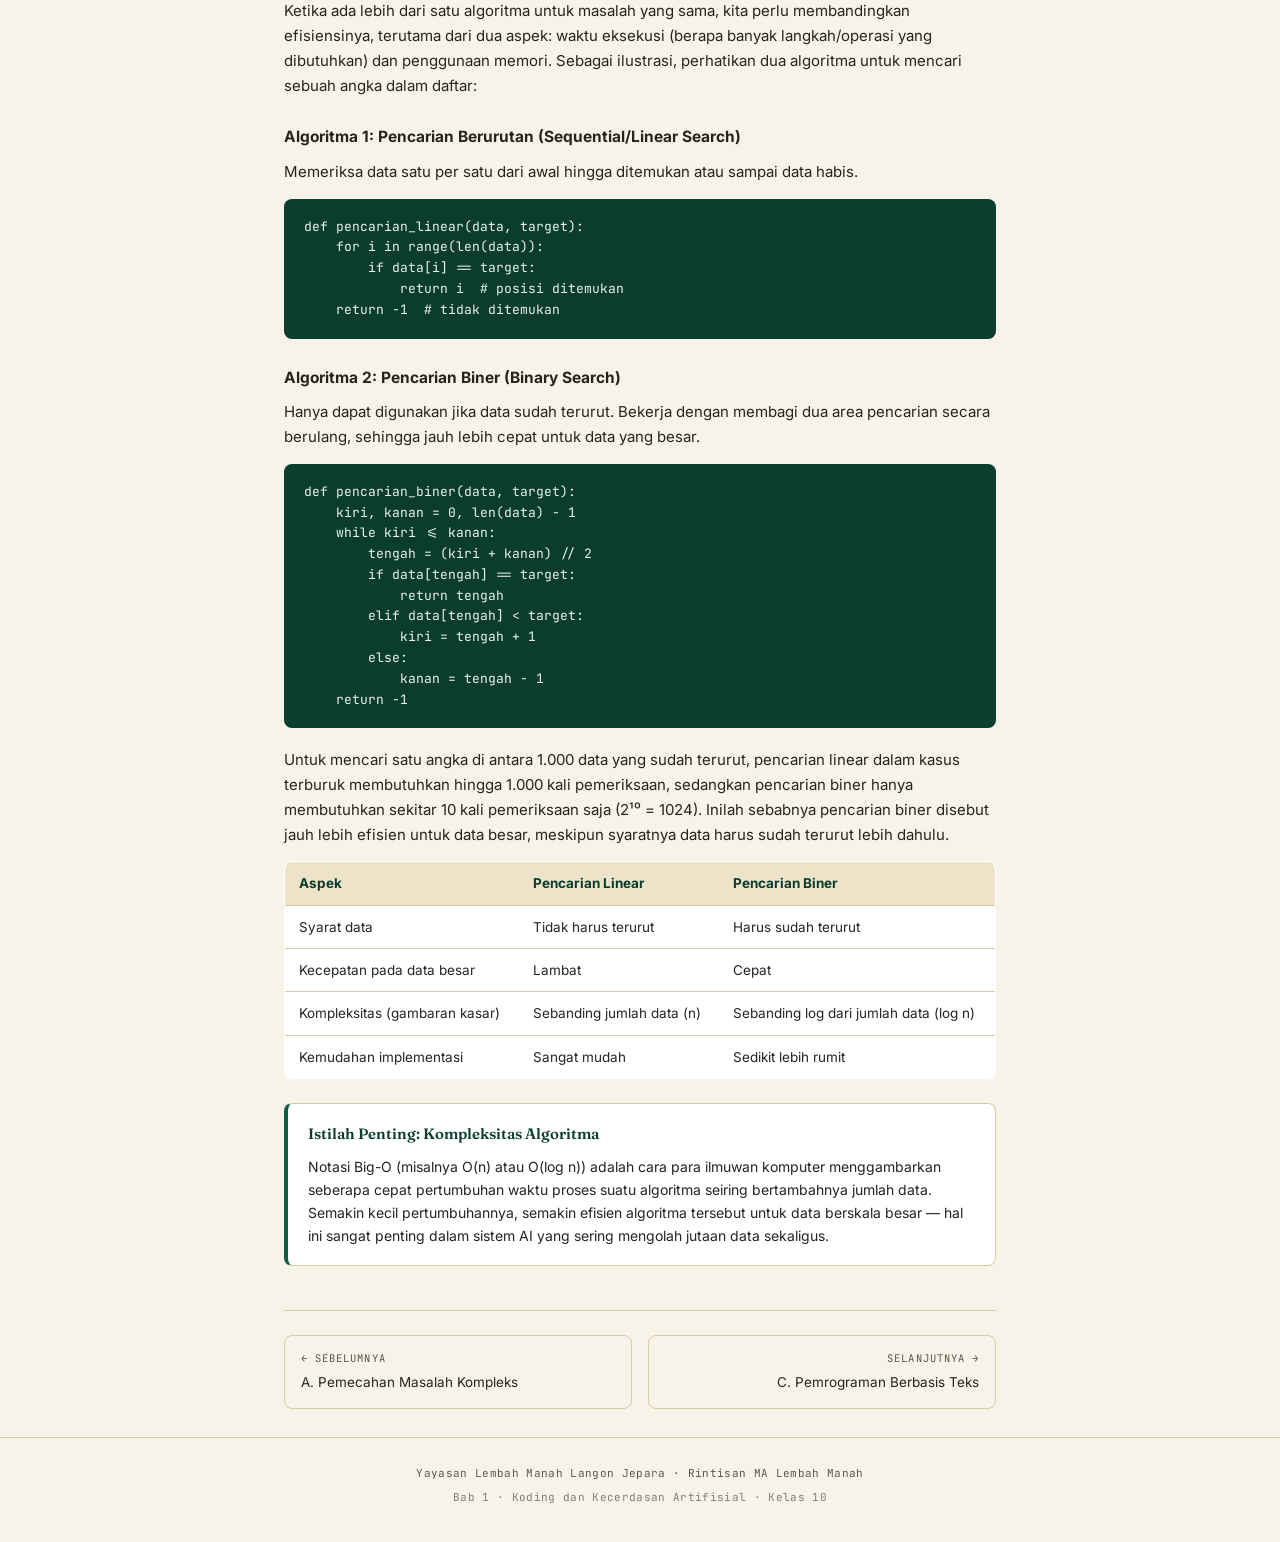
<file: Bab-1/b-perbandingan-algoritma.html>
<!DOCTYPE html>
<html lang="id">
<head>
<meta charset="UTF-8">
<meta name="viewport" content="width=device-width, initial-scale=1.0">
<title>B. Perbandingan Algoritma — Bab 1</title>
<link rel="stylesheet" href="assets/style.css">
</head>
<body>

<nav class="crumbs" aria-label="Navigasi">
  <a href="../index.html">Beranda</a>
  <span class="sep">/</span>
  <a href="index.html">Bab 1</a>
  <span class="sep">/</span>
  <span class="current">Bagian B</span>
</nav>

<header class="section-head">
  <div class="section-head-inner">
    <p class="section-eyebrow">Bab 1 &middot; Bagian B</p>
    <h1 class="section-title">Perbandingan Algoritma</h1>
  </div>
</header>

<main>

  <div class="summary-box">
    <p class="label">Ringkasan Bagian</p>
    <p class="text">Bagian ini membahas pengertian algoritma dan ciri-ciri algoritma yang baik, dua cara merepresentasikannya (pseudocode dan flowchart), serta cara membandingkan efisiensi dua algoritma melalui contoh pencarian linear versus pencarian biner. Ditutup dengan pengenalan konsep kompleksitas algoritma (notasi Big-O) yang relevan dalam pengolahan data berskala besar pada sistem AI.</p>
  </div>

  <h2 class="sub">1. Pengertian dan Ciri Algoritma yang Baik</h2>
  <p>Algoritma adalah urutan langkah logis dan terbatas untuk menyelesaikan suatu masalah. Satu masalah dapat diselesaikan dengan lebih dari satu algoritma, namun tidak semua algoritma sama baiknya. Algoritma yang baik memiliki ciri-ciri berikut:</p>
  <ul>
    <li><strong>Jelas dan tidak ambigu (unambiguous)</strong> — setiap langkah memiliki satu makna pasti.</li>
    <li>Memiliki <strong>input dan output</strong> yang terdefinisi dengan jelas.</li>
    <li><strong>Berhingga (finite)</strong> — proses harus berhenti setelah sejumlah langkah tertentu, tidak berjalan selamanya.</li>
    <li><strong>Efektif</strong> — setiap langkah dapat dikerjakan (oleh manusia maupun komputer) dalam waktu yang wajar.</li>
    <li><strong>Efisien</strong> — menggunakan waktu dan sumber daya (memori) seminimal mungkin.</li>
  </ul>

  <h2 class="sub">2. Representasi Algoritma</h2>
  <p>Sebelum dituliskan menjadi kode program, algoritma biasanya digambarkan terlebih dahulu dengan dua cara berikut agar mudah dipahami dan didiskusikan:</p>

  <table>
    <thead><tr><th>Bentuk</th><th>Ciri-ciri</th><th>Kapan Digunakan</th></tr></thead>
    <tbody>
      <tr>
        <td>Pseudocode</td>
        <td>Ditulis seperti bahasa manusia namun terstruktur; tidak terikat sintaks bahasa pemrograman tertentu.</td>
        <td>Saat merancang logika program secara cepat sebelum menulis kode sesungguhnya.</td>
      </tr>
      <tr>
        <td>Flowchart (Diagram Alir)</td>
        <td>Menggunakan simbol-simbol standar (oval untuk mulai/selesai, persegi panjang untuk proses, belah ketupat untuk keputusan).</td>
        <td>Saat ingin memvisualisasikan alur logika secara grafis, terutama untuk percabangan dan perulangan.</td>
      </tr>
    </tbody>
  </table>

  <h3 class="sub-sub">Contoh Pseudocode: Mencari Bilangan Terbesar</h3>
  <pre><code>MULAI
Deklarasikan variabel: a, b, c
Masukkan nilai a, b, c
JIKA a &gt; b DAN a &gt; c MAKA
    terbesar = a
LAINNYA JIKA b &gt; c MAKA
    terbesar = b
LAINNYA
    terbesar = c
Tampilkan terbesar
SELESAI</code></pre>

  <h2 class="sub">3. Membandingkan Efisiensi Algoritma</h2>
  <p>Ketika ada lebih dari satu algoritma untuk masalah yang sama, kita perlu membandingkan efisiensinya, terutama dari dua aspek: waktu eksekusi (berapa banyak langkah/operasi yang dibutuhkan) dan penggunaan memori. Sebagai ilustrasi, perhatikan dua algoritma untuk mencari sebuah angka dalam daftar:</p>

  <h3 class="sub-sub">Algoritma 1: Pencarian Berurutan (Sequential/Linear Search)</h3>
  <p>Memeriksa data satu per satu dari awal hingga ditemukan atau sampai data habis.</p>
  <pre><code>def pencarian_linear(data, target):
    for i in range(len(data)):
        if data[i] == target:
            return i  # posisi ditemukan
    return -1  # tidak ditemukan</code></pre>

  <h3 class="sub-sub">Algoritma 2: Pencarian Biner (Binary Search)</h3>
  <p>Hanya dapat digunakan jika data sudah terurut. Bekerja dengan membagi dua area pencarian secara berulang, sehingga jauh lebih cepat untuk data yang besar.</p>
  <pre><code>def pencarian_biner(data, target):
    kiri, kanan = 0, len(data) - 1
    while kiri &lt;= kanan:
        tengah = (kiri + kanan) // 2
        if data[tengah] == target:
            return tengah
        elif data[tengah] &lt; target:
            kiri = tengah + 1
        else:
            kanan = tengah - 1
    return -1</code></pre>

  <p>Untuk mencari satu angka di antara 1.000 data yang sudah terurut, pencarian linear dalam kasus terburuk membutuhkan hingga 1.000 kali pemeriksaan, sedangkan pencarian biner hanya membutuhkan sekitar 10 kali pemeriksaan saja (2¹⁰ = 1024). Inilah sebabnya pencarian biner disebut jauh lebih efisien untuk data besar, meskipun syaratnya data harus sudah terurut lebih dahulu.</p>

  <table>
    <thead><tr><th>Aspek</th><th>Pencarian Linear</th><th>Pencarian Biner</th></tr></thead>
    <tbody>
      <tr><td>Syarat data</td><td>Tidak harus terurut</td><td>Harus sudah terurut</td></tr>
      <tr><td>Kecepatan pada data besar</td><td>Lambat</td><td>Cepat</td></tr>
      <tr><td>Kompleksitas (gambaran kasar)</td><td>Sebanding jumlah data (n)</td><td>Sebanding log dari jumlah data (log n)</td></tr>
      <tr><td>Kemudahan implementasi</td><td>Sangat mudah</td><td>Sedikit lebih rumit</td></tr>
    </tbody>
  </table>

  <div class="box info">
    <h4>Istilah Penting: Kompleksitas Algoritma</h4>
    <p>Notasi Big-O (misalnya O(n) atau O(log n)) adalah cara para ilmuwan komputer menggambarkan seberapa cepat pertumbuhan waktu proses suatu algoritma seiring bertambahnya jumlah data. Semakin kecil pertumbuhannya, semakin efisien algoritma tersebut untuk data berskala besar — hal ini sangat penting dalam sistem AI yang sering mengolah jutaan data sekaligus.</p>
  </div>

  <div class="pager">
    <a href="a-pemecahan-masalah-kompleks.html">
      <span class="dir">&larr; Sebelumnya</span>
      A. Pemecahan Masalah Kompleks
    </a>
    <a class="next" href="c-pemrograman-berbasis-teks.html">
      <span class="dir">Selanjutnya &rarr;</span>
      C. Pemrograman Berbasis Teks
    </a>
  </div>

</main>

<footer class="site-footer">
  <p>Yayasan Lembah Manah Langon Jepara &middot; Rintisan MA Lembah Manah</p>
  <p class="small">Bab 1 &middot; Koding dan Kecerdasan Artifisial &middot; Kelas 10</p>
</footer>

</body>
</html>
</file>
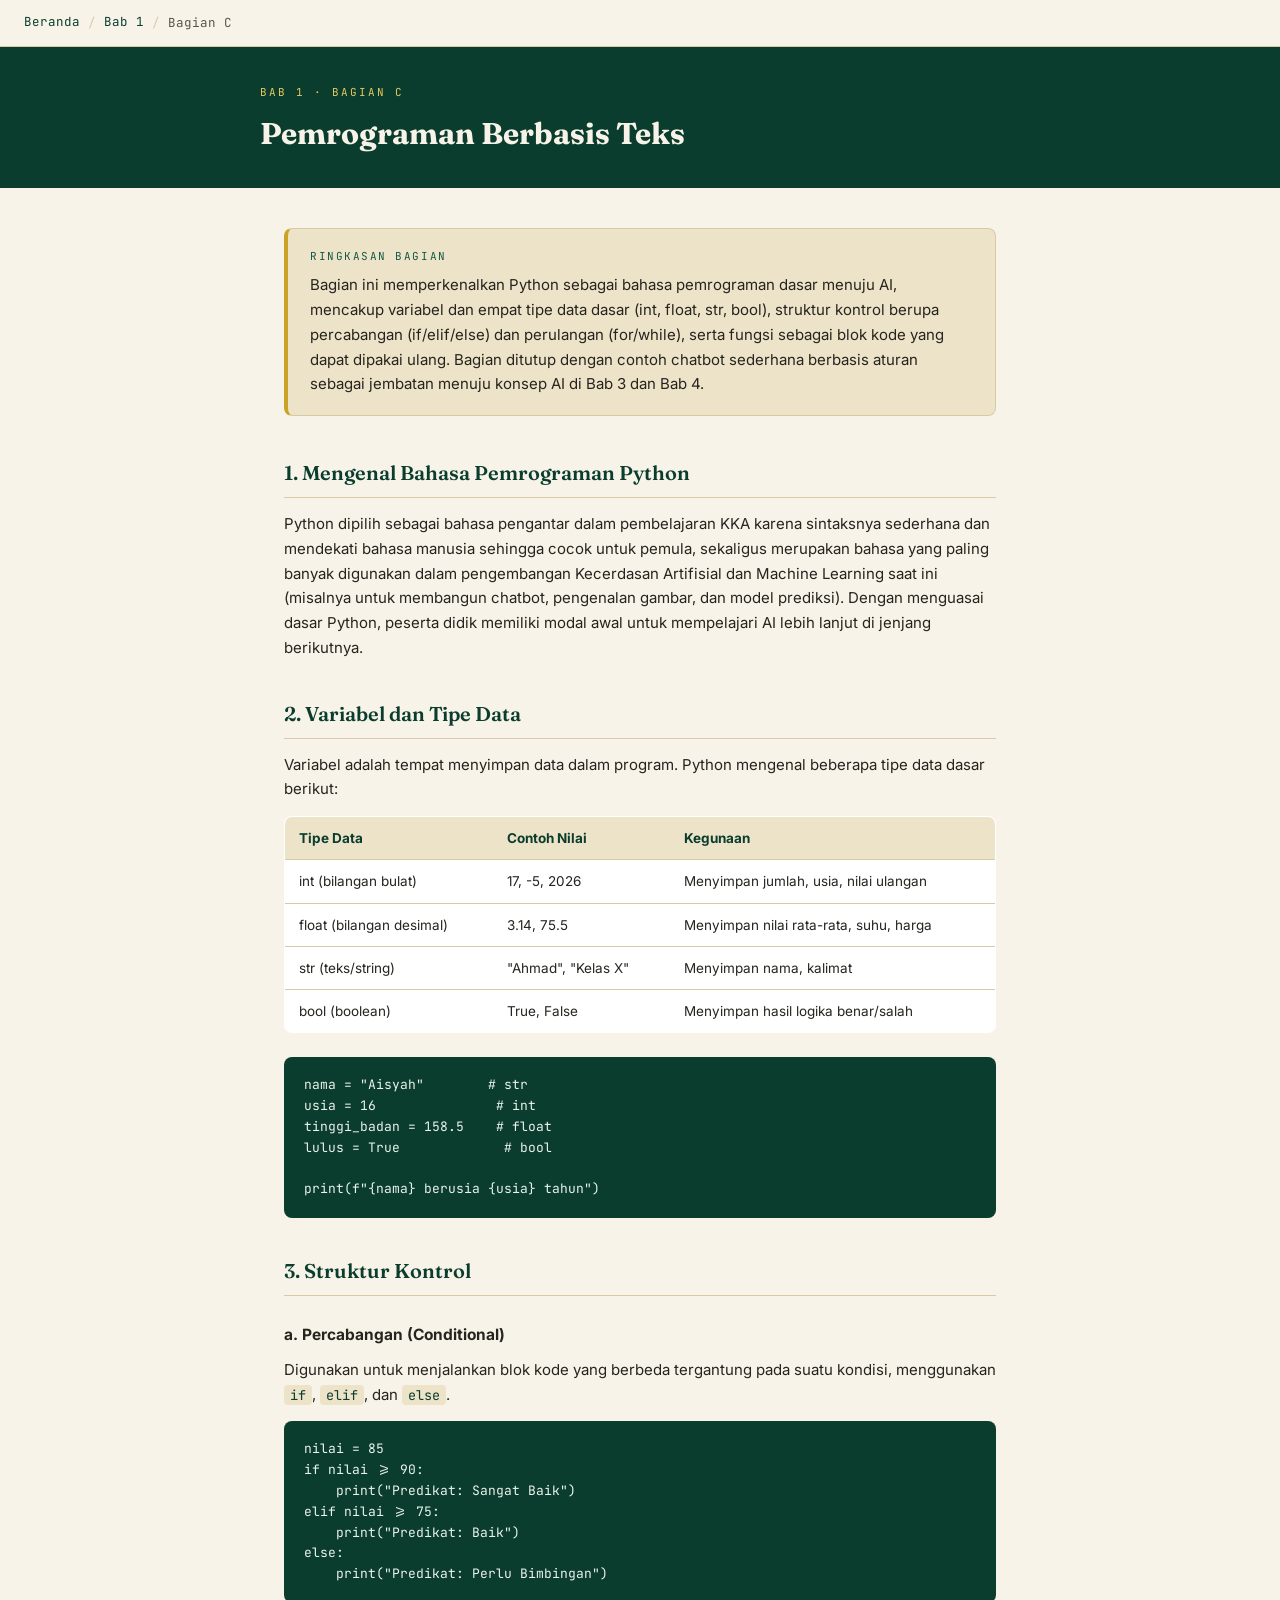
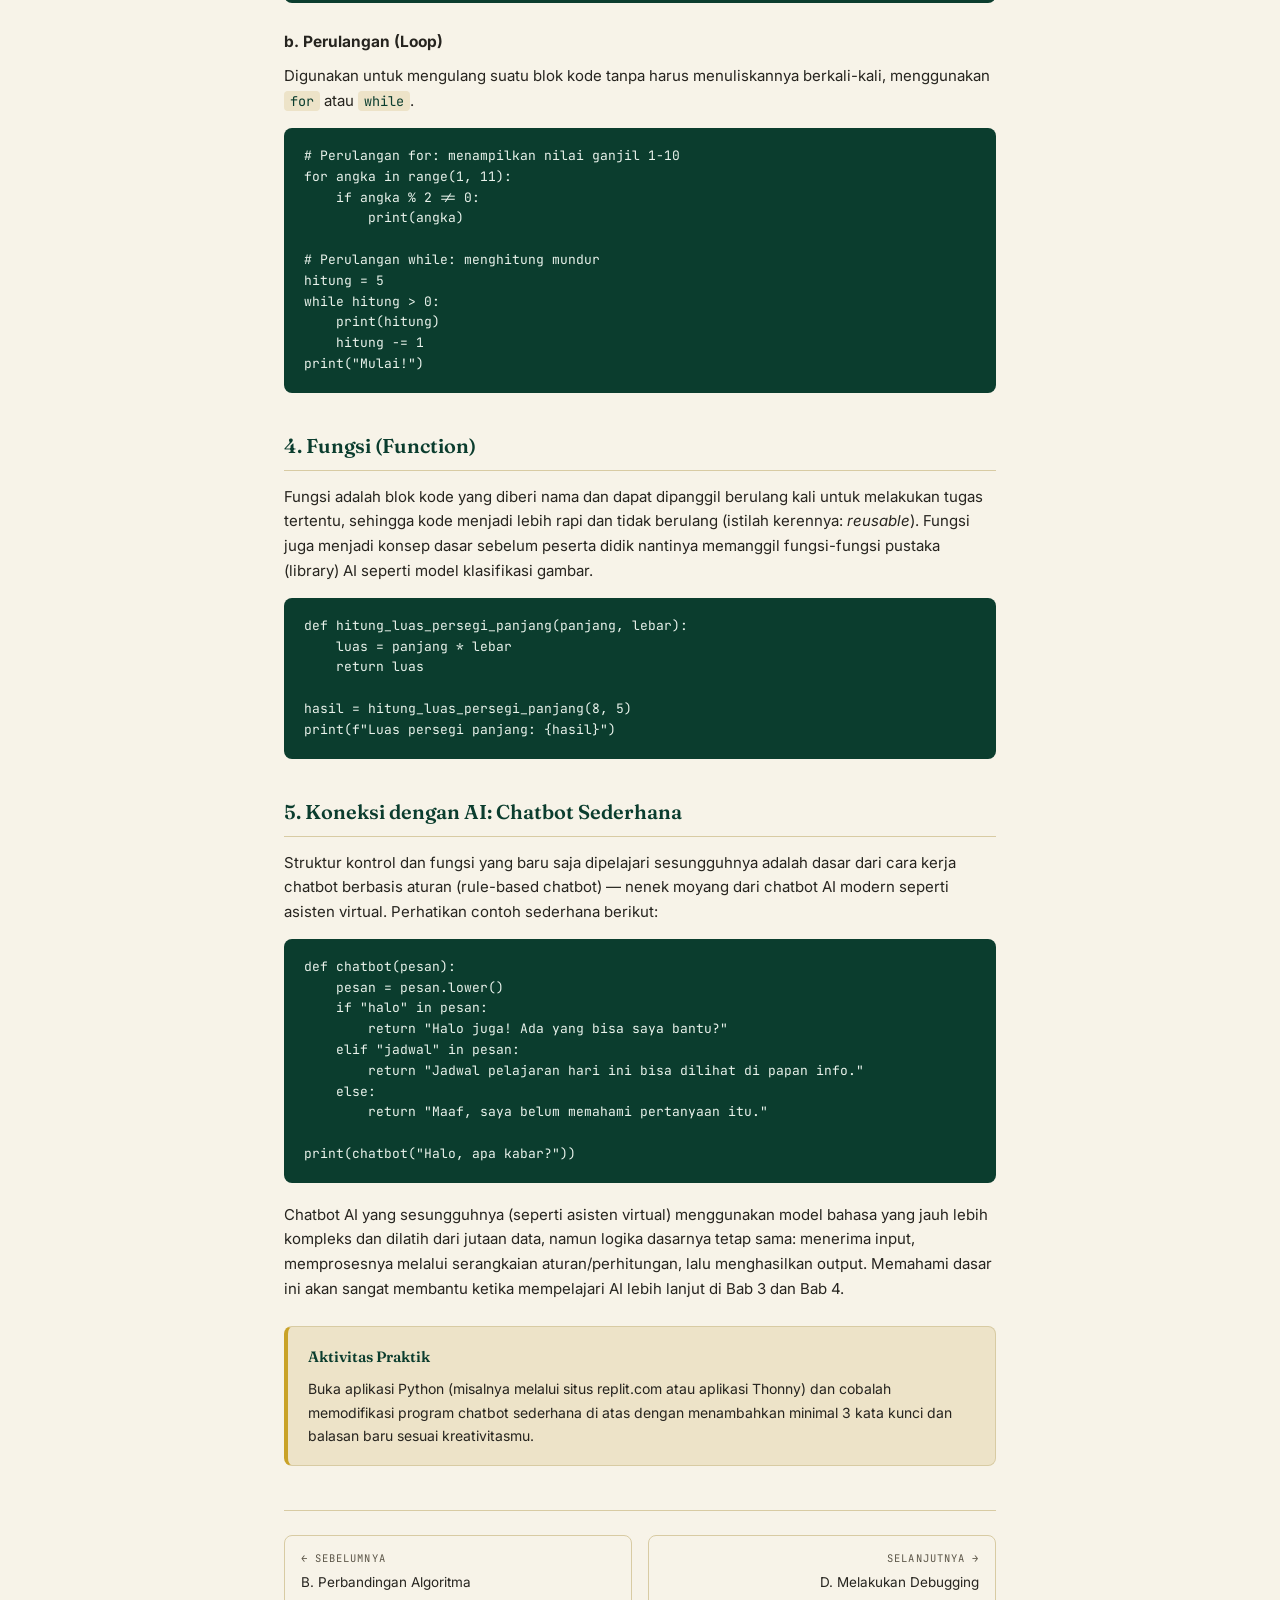
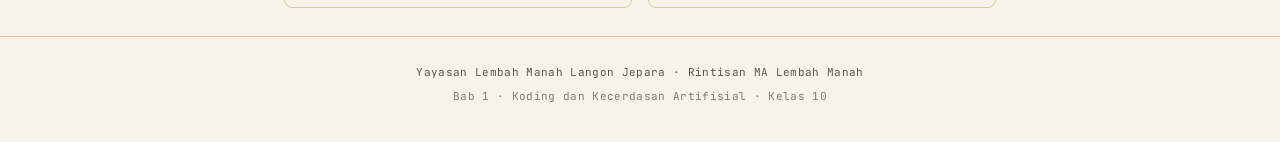
<file: Bab-1/c-pemrograman-berbasis-teks.html>
<!DOCTYPE html>
<html lang="id">
<head>
<meta charset="UTF-8">
<meta name="viewport" content="width=device-width, initial-scale=1.0">
<title>C. Pemrograman Berbasis Teks — Bab 1</title>
<link rel="stylesheet" href="assets/style.css">
</head>
<body>

<nav class="crumbs" aria-label="Navigasi">
  <a href="../index.html">Beranda</a>
  <span class="sep">/</span>
  <a href="index.html">Bab 1</a>
  <span class="sep">/</span>
  <span class="current">Bagian C</span>
</nav>

<header class="section-head">
  <div class="section-head-inner">
    <p class="section-eyebrow">Bab 1 &middot; Bagian C</p>
    <h1 class="section-title">Pemrograman Berbasis Teks</h1>
  </div>
</header>

<main>

  <div class="summary-box">
    <p class="label">Ringkasan Bagian</p>
    <p class="text">Bagian ini memperkenalkan Python sebagai bahasa pemrograman dasar menuju AI, mencakup variabel dan empat tipe data dasar (int, float, str, bool), struktur kontrol berupa percabangan (if/elif/else) dan perulangan (for/while), serta fungsi sebagai blok kode yang dapat dipakai ulang. Bagian ditutup dengan contoh chatbot sederhana berbasis aturan sebagai jembatan menuju konsep AI di Bab 3 dan Bab 4.</p>
  </div>

  <h2 class="sub">1. Mengenal Bahasa Pemrograman Python</h2>
  <p>Python dipilih sebagai bahasa pengantar dalam pembelajaran KKA karena sintaksnya sederhana dan mendekati bahasa manusia sehingga cocok untuk pemula, sekaligus merupakan bahasa yang paling banyak digunakan dalam pengembangan Kecerdasan Artifisial dan Machine Learning saat ini (misalnya untuk membangun chatbot, pengenalan gambar, dan model prediksi). Dengan menguasai dasar Python, peserta didik memiliki modal awal untuk mempelajari AI lebih lanjut di jenjang berikutnya.</p>

  <h2 class="sub">2. Variabel dan Tipe Data</h2>
  <p>Variabel adalah tempat menyimpan data dalam program. Python mengenal beberapa tipe data dasar berikut:</p>

  <table>
    <thead><tr><th>Tipe Data</th><th>Contoh Nilai</th><th>Kegunaan</th></tr></thead>
    <tbody>
      <tr><td>int (bilangan bulat)</td><td>17, -5, 2026</td><td>Menyimpan jumlah, usia, nilai ulangan</td></tr>
      <tr><td>float (bilangan desimal)</td><td>3.14, 75.5</td><td>Menyimpan nilai rata-rata, suhu, harga</td></tr>
      <tr><td>str (teks/string)</td><td>"Ahmad", "Kelas X"</td><td>Menyimpan nama, kalimat</td></tr>
      <tr><td>bool (boolean)</td><td>True, False</td><td>Menyimpan hasil logika benar/salah</td></tr>
    </tbody>
  </table>

  <pre><code>nama = "Aisyah"        # str
usia = 16               # int
tinggi_badan = 158.5    # float
lulus = True             # bool

print(f"{nama} berusia {usia} tahun")</code></pre>

  <h2 class="sub">3. Struktur Kontrol</h2>

  <h3 class="sub-sub">a. Percabangan (Conditional)</h3>
  <p>Digunakan untuk menjalankan blok kode yang berbeda tergantung pada suatu kondisi, menggunakan <code>if</code>, <code>elif</code>, dan <code>else</code>.</p>
  <pre><code>nilai = 85
if nilai &gt;= 90:
    print("Predikat: Sangat Baik")
elif nilai &gt;= 75:
    print("Predikat: Baik")
else:
    print("Predikat: Perlu Bimbingan")</code></pre>

  <h3 class="sub-sub">b. Perulangan (Loop)</h3>
  <p>Digunakan untuk mengulang suatu blok kode tanpa harus menuliskannya berkali-kali, menggunakan <code>for</code> atau <code>while</code>.</p>
  <pre><code># Perulangan for: menampilkan nilai ganjil 1-10
for angka in range(1, 11):
    if angka % 2 != 0:
        print(angka)

# Perulangan while: menghitung mundur
hitung = 5
while hitung &gt; 0:
    print(hitung)
    hitung -= 1
print("Mulai!")</code></pre>

  <h2 class="sub">4. Fungsi (Function)</h2>
  <p>Fungsi adalah blok kode yang diberi nama dan dapat dipanggil berulang kali untuk melakukan tugas tertentu, sehingga kode menjadi lebih rapi dan tidak berulang (istilah kerennya: <em>reusable</em>). Fungsi juga menjadi konsep dasar sebelum peserta didik nantinya memanggil fungsi-fungsi pustaka (library) AI seperti model klasifikasi gambar.</p>
  <pre><code>def hitung_luas_persegi_panjang(panjang, lebar):
    luas = panjang * lebar
    return luas

hasil = hitung_luas_persegi_panjang(8, 5)
print(f"Luas persegi panjang: {hasil}")</code></pre>

  <h2 class="sub">5. Koneksi dengan AI: Chatbot Sederhana</h2>
  <p>Struktur kontrol dan fungsi yang baru saja dipelajari sesungguhnya adalah dasar dari cara kerja chatbot berbasis aturan (rule-based chatbot) — nenek moyang dari chatbot AI modern seperti asisten virtual. Perhatikan contoh sederhana berikut:</p>
  <pre><code>def chatbot(pesan):
    pesan = pesan.lower()
    if "halo" in pesan:
        return "Halo juga! Ada yang bisa saya bantu?"
    elif "jadwal" in pesan:
        return "Jadwal pelajaran hari ini bisa dilihat di papan info."
    else:
        return "Maaf, saya belum memahami pertanyaan itu."

print(chatbot("Halo, apa kabar?"))</code></pre>

  <p>Chatbot AI yang sesungguhnya (seperti asisten virtual) menggunakan model bahasa yang jauh lebih kompleks dan dilatih dari jutaan data, namun logika dasarnya tetap sama: menerima input, memprosesnya melalui serangkaian aturan/perhitungan, lalu menghasilkan output. Memahami dasar ini akan sangat membantu ketika mempelajari AI lebih lanjut di Bab 3 dan Bab 4.</p>

  <div class="box activity">
    <h4>Aktivitas Praktik</h4>
    <p>Buka aplikasi Python (misalnya melalui situs replit.com atau aplikasi Thonny) dan cobalah memodifikasi program chatbot sederhana di atas dengan menambahkan minimal 3 kata kunci dan balasan baru sesuai kreativitasmu.</p>
  </div>

  <div class="pager">
    <a href="b-perbandingan-algoritma.html">
      <span class="dir">&larr; Sebelumnya</span>
      B. Perbandingan Algoritma
    </a>
    <a class="next" href="d-melakukan-debugging.html">
      <span class="dir">Selanjutnya &rarr;</span>
      D. Melakukan Debugging
    </a>
  </div>

</main>

<footer class="site-footer">
  <p>Yayasan Lembah Manah Langon Jepara &middot; Rintisan MA Lembah Manah</p>
  <p class="small">Bab 1 &middot; Koding dan Kecerdasan Artifisial &middot; Kelas 10</p>
</footer>

</body>
</html>
</file>
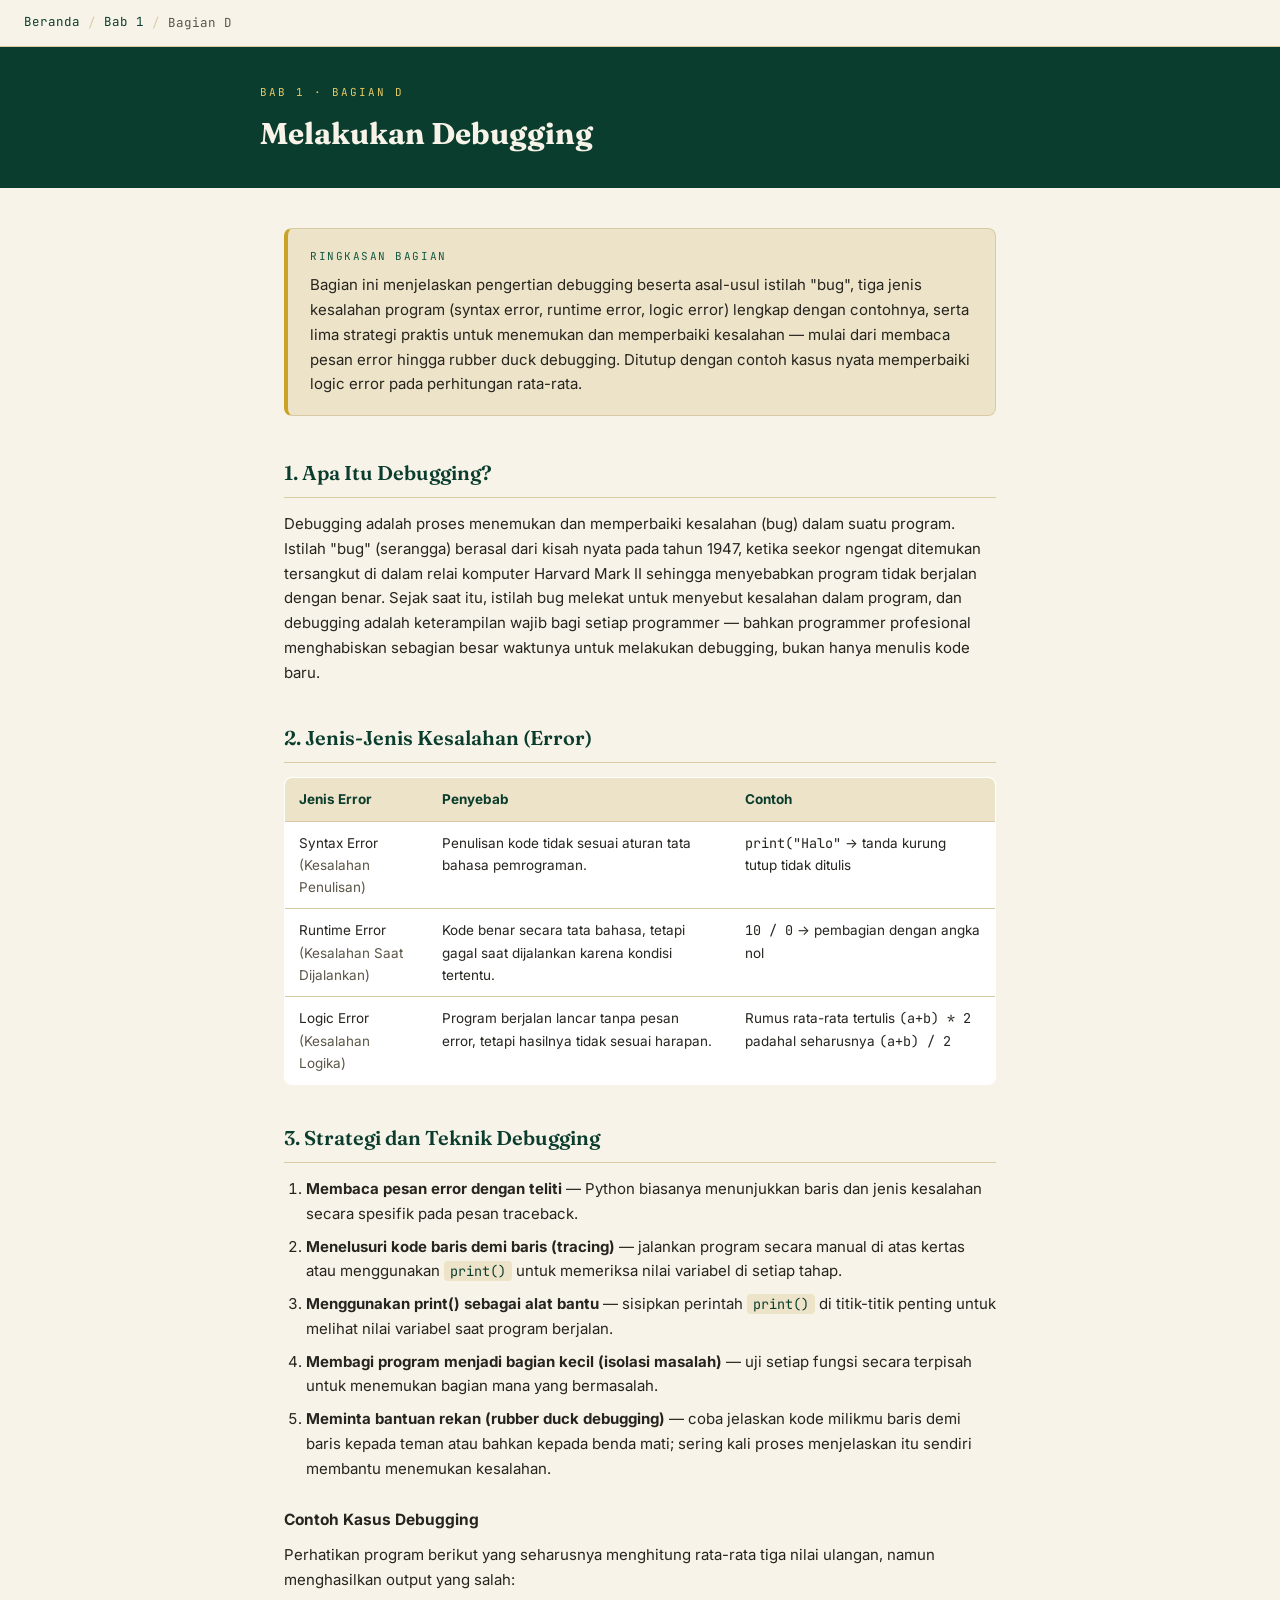
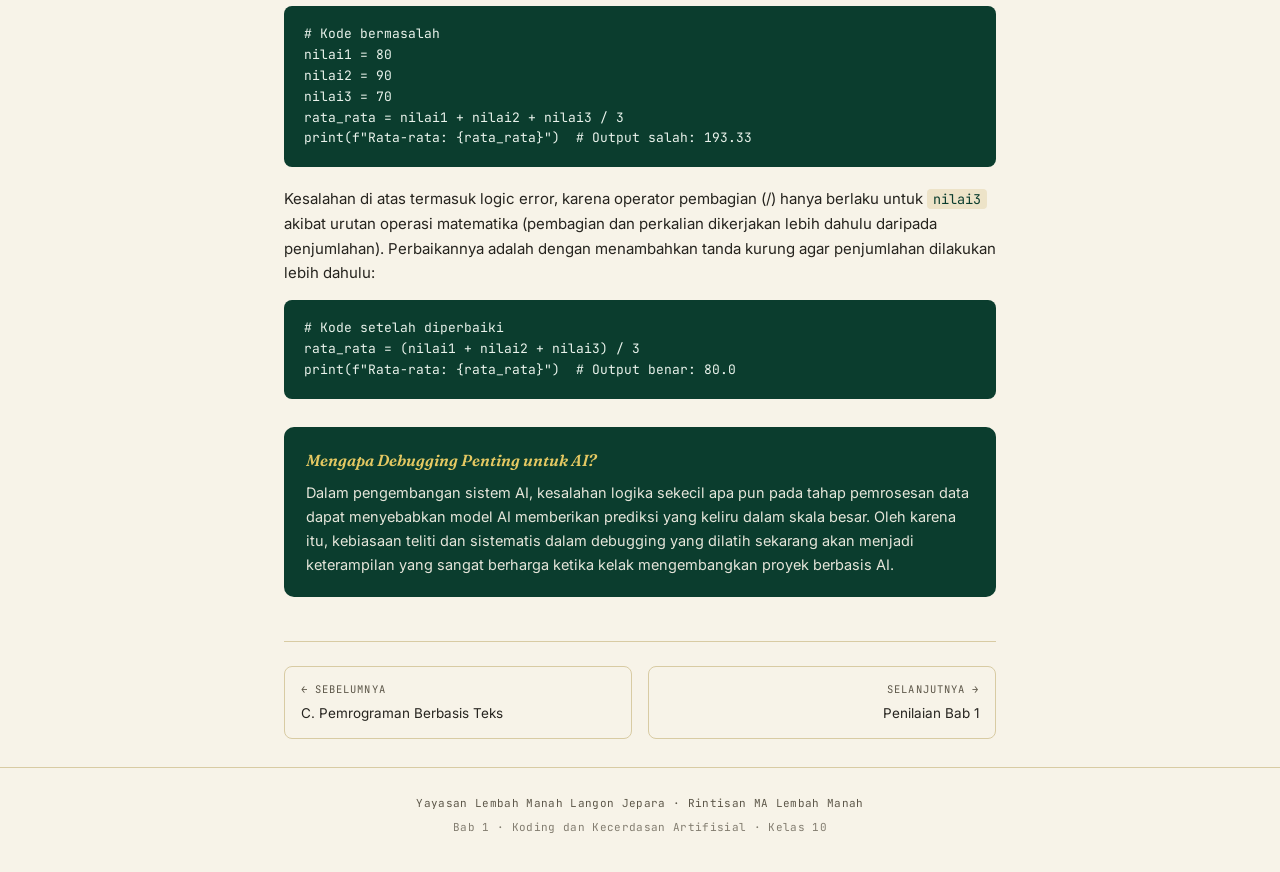
<file: Bab-1/d-melakukan-debugging.html>
<!DOCTYPE html>
<html lang="id">
<head>
<meta charset="UTF-8">
<meta name="viewport" content="width=device-width, initial-scale=1.0">
<title>D. Melakukan Debugging — Bab 1</title>
<link rel="stylesheet" href="assets/style.css">
</head>
<body>

<nav class="crumbs" aria-label="Navigasi">
  <a href="../index.html">Beranda</a>
  <span class="sep">/</span>
  <a href="index.html">Bab 1</a>
  <span class="sep">/</span>
  <span class="current">Bagian D</span>
</nav>

<header class="section-head">
  <div class="section-head-inner">
    <p class="section-eyebrow">Bab 1 &middot; Bagian D</p>
    <h1 class="section-title">Melakukan Debugging</h1>
  </div>
</header>

<main>

  <div class="summary-box">
    <p class="label">Ringkasan Bagian</p>
    <p class="text">Bagian ini menjelaskan pengertian debugging beserta asal-usul istilah "bug", tiga jenis kesalahan program (syntax error, runtime error, logic error) lengkap dengan contohnya, serta lima strategi praktis untuk menemukan dan memperbaiki kesalahan — mulai dari membaca pesan error hingga rubber duck debugging. Ditutup dengan contoh kasus nyata memperbaiki logic error pada perhitungan rata-rata.</p>
  </div>

  <h2 class="sub">1. Apa Itu Debugging?</h2>
  <p>Debugging adalah proses menemukan dan memperbaiki kesalahan (bug) dalam suatu program. Istilah "bug" (serangga) berasal dari kisah nyata pada tahun 1947, ketika seekor ngengat ditemukan tersangkut di dalam relai komputer Harvard Mark II sehingga menyebabkan program tidak berjalan dengan benar. Sejak saat itu, istilah bug melekat untuk menyebut kesalahan dalam program, dan debugging adalah keterampilan wajib bagi setiap programmer — bahkan programmer profesional menghabiskan sebagian besar waktunya untuk melakukan debugging, bukan hanya menulis kode baru.</p>

  <h2 class="sub">2. Jenis-Jenis Kesalahan (Error)</h2>
  <table>
    <thead><tr><th>Jenis Error</th><th>Penyebab</th><th>Contoh</th></tr></thead>
    <tbody>
      <tr>
        <td>Syntax Error<br><span style="color:var(--ink-soft); font-weight:400;">(Kesalahan Penulisan)</span></td>
        <td>Penulisan kode tidak sesuai aturan tata bahasa pemrograman.</td>
        <td><code>print("Halo"</code> → tanda kurung tutup tidak ditulis</td>
      </tr>
      <tr>
        <td>Runtime Error<br><span style="color:var(--ink-soft); font-weight:400;">(Kesalahan Saat Dijalankan)</span></td>
        <td>Kode benar secara tata bahasa, tetapi gagal saat dijalankan karena kondisi tertentu.</td>
        <td><code>10 / 0</code> → pembagian dengan angka nol</td>
      </tr>
      <tr>
        <td>Logic Error<br><span style="color:var(--ink-soft); font-weight:400;">(Kesalahan Logika)</span></td>
        <td>Program berjalan lancar tanpa pesan error, tetapi hasilnya tidak sesuai harapan.</td>
        <td>Rumus rata-rata tertulis <code>(a+b) * 2</code> padahal seharusnya <code>(a+b) / 2</code></td>
      </tr>
    </tbody>
  </table>

  <h2 class="sub">3. Strategi dan Teknik Debugging</h2>
  <ol>
    <li><strong>Membaca pesan error dengan teliti</strong> — Python biasanya menunjukkan baris dan jenis kesalahan secara spesifik pada pesan traceback.</li>
    <li><strong>Menelusuri kode baris demi baris (tracing)</strong> — jalankan program secara manual di atas kertas atau menggunakan <code>print()</code> untuk memeriksa nilai variabel di setiap tahap.</li>
    <li><strong>Menggunakan print() sebagai alat bantu</strong> — sisipkan perintah <code>print()</code> di titik-titik penting untuk melihat nilai variabel saat program berjalan.</li>
    <li><strong>Membagi program menjadi bagian kecil (isolasi masalah)</strong> — uji setiap fungsi secara terpisah untuk menemukan bagian mana yang bermasalah.</li>
    <li><strong>Meminta bantuan rekan (rubber duck debugging)</strong> — coba jelaskan kode milikmu baris demi baris kepada teman atau bahkan kepada benda mati; sering kali proses menjelaskan itu sendiri membantu menemukan kesalahan.</li>
  </ol>

  <h3 class="sub-sub">Contoh Kasus Debugging</h3>
  <p>Perhatikan program berikut yang seharusnya menghitung rata-rata tiga nilai ulangan, namun menghasilkan output yang salah:</p>
  <pre><code># Kode bermasalah
nilai1 = 80
nilai2 = 90
nilai3 = 70
rata_rata = nilai1 + nilai2 + nilai3 / 3
print(f"Rata-rata: {rata_rata}")  # Output salah: 193.33</code></pre>

  <p>Kesalahan di atas termasuk logic error, karena operator pembagian (/) hanya berlaku untuk <code>nilai3</code> akibat urutan operasi matematika (pembagian dan perkalian dikerjakan lebih dahulu daripada penjumlahan). Perbaikannya adalah dengan menambahkan tanda kurung agar penjumlahan dilakukan lebih dahulu:</p>

  <pre><code># Kode setelah diperbaiki
rata_rata = (nilai1 + nilai2 + nilai3) / 3
print(f"Rata-rata: {rata_rata}")  # Output benar: 80.0</code></pre>

  <div class="callout">
    <h4>Mengapa Debugging Penting untuk AI?</h4>
    <p>Dalam pengembangan sistem AI, kesalahan logika sekecil apa pun pada tahap pemrosesan data dapat menyebabkan model AI memberikan prediksi yang keliru dalam skala besar. Oleh karena itu, kebiasaan teliti dan sistematis dalam debugging yang dilatih sekarang akan menjadi keterampilan yang sangat berharga ketika kelak mengembangkan proyek berbasis AI.</p>
  </div>

  <div class="pager">
    <a href="c-pemrograman-berbasis-teks.html">
      <span class="dir">&larr; Sebelumnya</span>
      C. Pemrograman Berbasis Teks
    </a>
    <a class="next" href="penilaian-bab.html">
      <span class="dir">Selanjutnya &rarr;</span>
      Penilaian Bab 1
    </a>
  </div>

</main>

<footer class="site-footer">
  <p>Yayasan Lembah Manah Langon Jepara &middot; Rintisan MA Lembah Manah</p>
  <p class="small">Bab 1 &middot; Koding dan Kecerdasan Artifisial &middot; Kelas 10</p>
</footer>

</body>
</html>
</file>
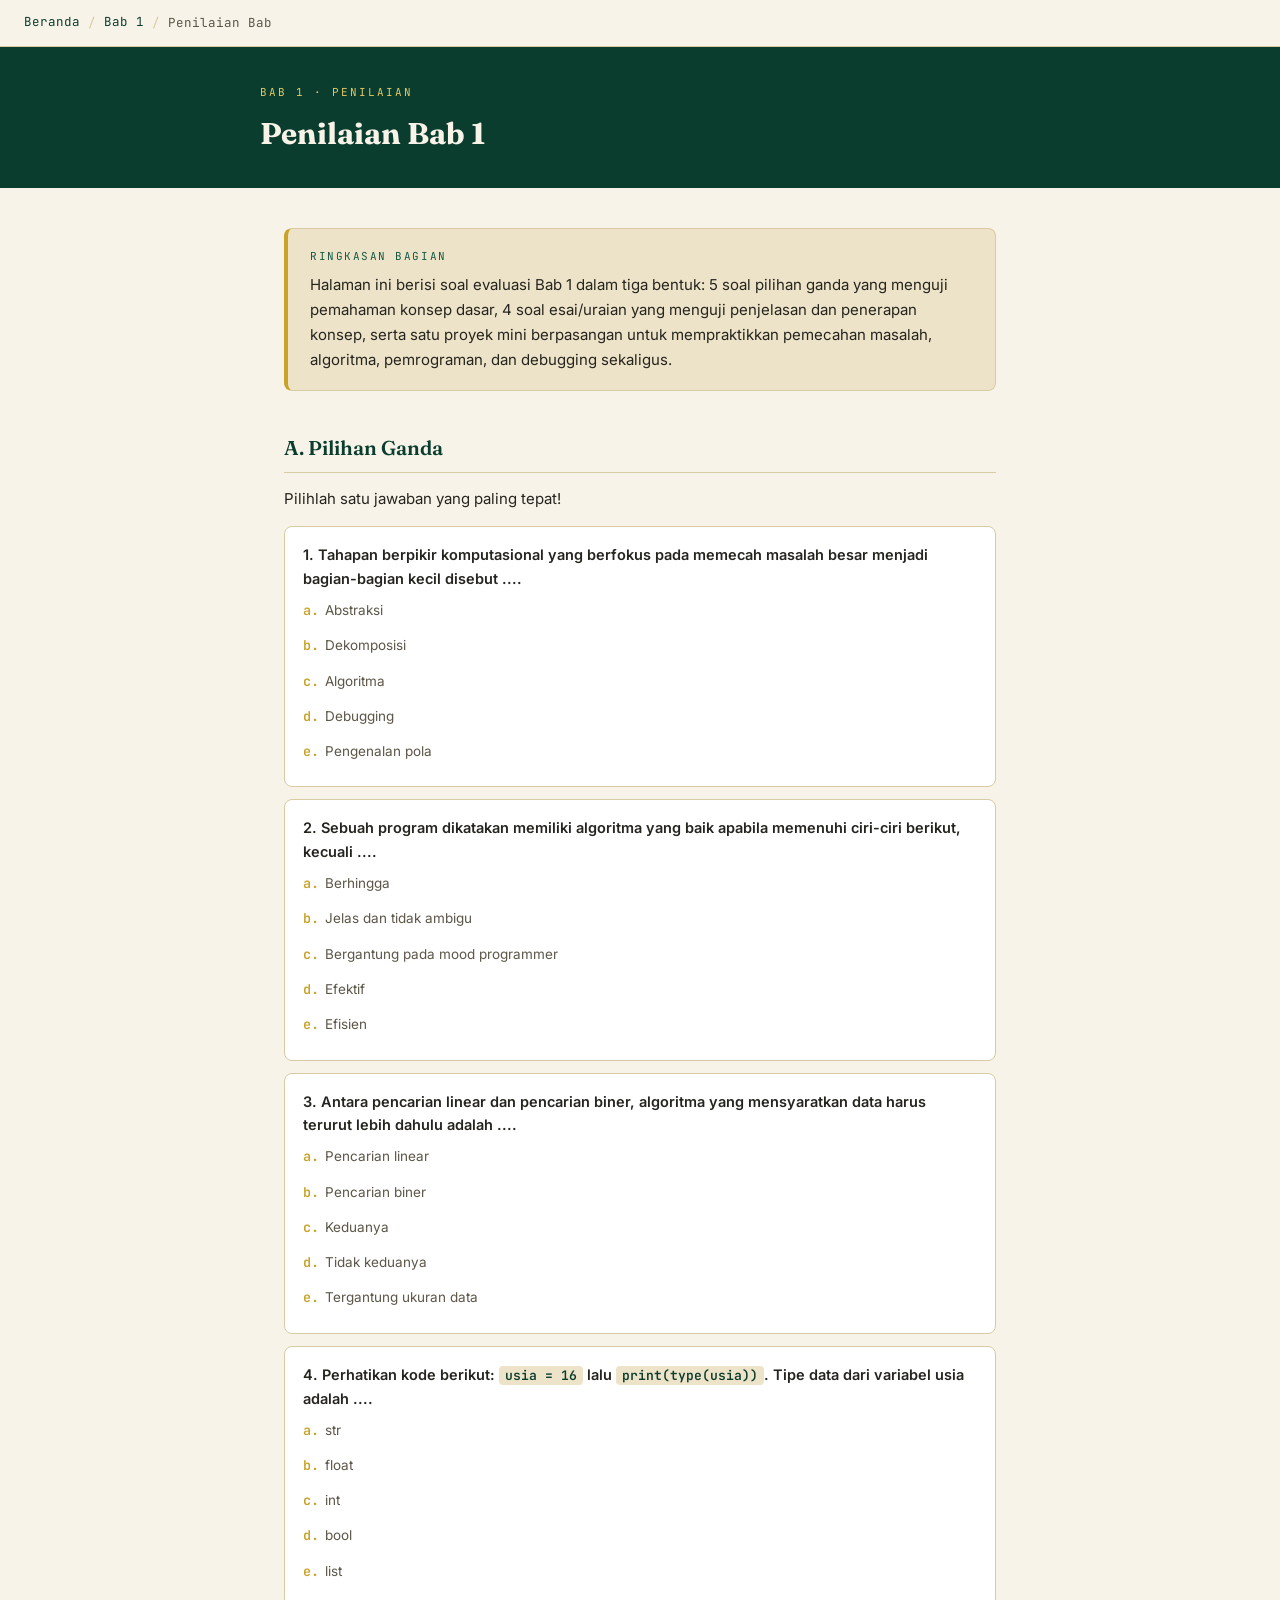
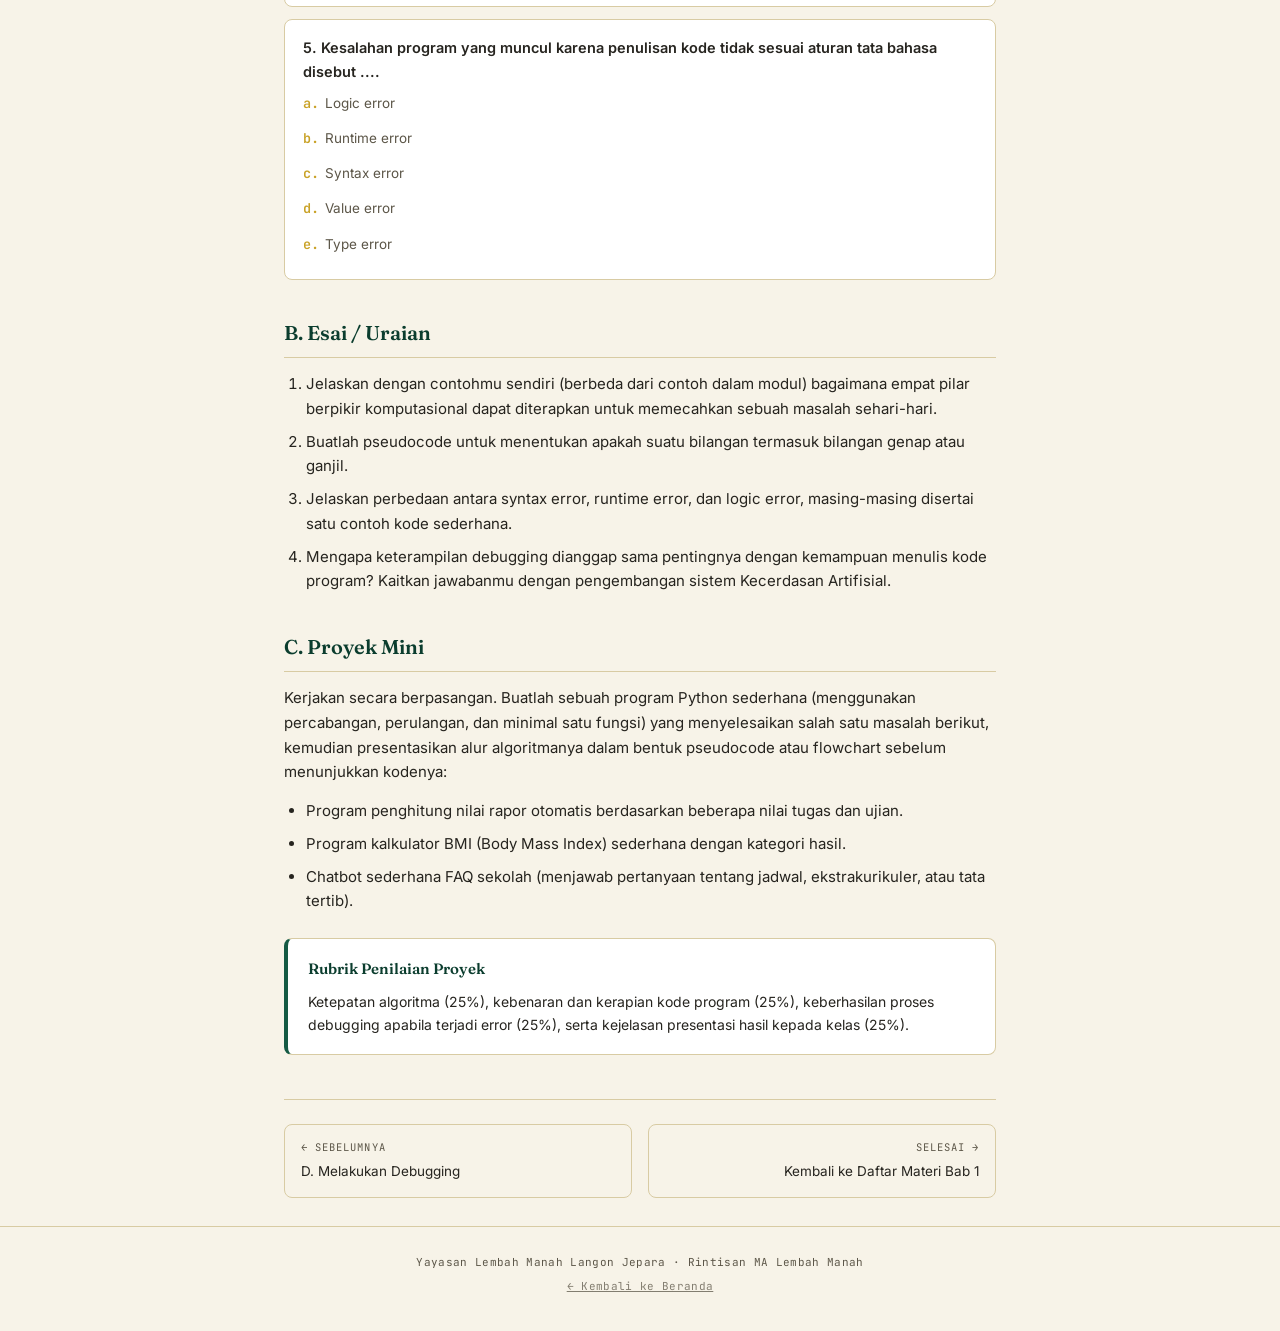
<file: Bab-1/penilaian-bab.html>
<!DOCTYPE html>
<html lang="id">
<head>
<meta charset="UTF-8">
<meta name="viewport" content="width=device-width, initial-scale=1.0">
<title>Penilaian Bab 1 — Pemecahan Masalah dan Pemrograman</title>
<link rel="stylesheet" href="assets/style.css">
</head>
<body>

<nav class="crumbs" aria-label="Navigasi">
  <a href="../index.html">Beranda</a>
  <span class="sep">/</span>
  <a href="index.html">Bab 1</a>
  <span class="sep">/</span>
  <span class="current">Penilaian Bab</span>
</nav>

<header class="section-head">
  <div class="section-head-inner">
    <p class="section-eyebrow">Bab 1 &middot; Penilaian</p>
    <h1 class="section-title">Penilaian Bab 1</h1>
  </div>
</header>

<main>

  <div class="summary-box">
    <p class="label">Ringkasan Bagian</p>
    <p class="text">Halaman ini berisi soal evaluasi Bab 1 dalam tiga bentuk: 5 soal pilihan ganda yang menguji pemahaman konsep dasar, 4 soal esai/uraian yang menguji penjelasan dan penerapan konsep, serta satu proyek mini berpasangan untuk mempraktikkan pemecahan masalah, algoritma, pemrograman, dan debugging sekaligus.</p>
  </div>

  <h2 class="sub">A. Pilihan Ganda</h2>
  <p>Pilihlah satu jawaban yang paling tepat!</p>
  <ol class="q-list mc">
    <li class="q-item">
      <p class="q-text">1. Tahapan berpikir komputasional yang berfokus pada memecah masalah besar menjadi bagian-bagian kecil disebut ....</p>
      <ul class="q-options">
        <li><span>a.</span>Abstraksi</li>
        <li><span>b.</span>Dekomposisi</li>
        <li><span>c.</span>Algoritma</li>
        <li><span>d.</span>Debugging</li>
        <li><span>e.</span>Pengenalan pola</li>
      </ul>
    </li>
    <li class="q-item">
      <p class="q-text">2. Sebuah program dikatakan memiliki algoritma yang baik apabila memenuhi ciri-ciri berikut, kecuali ....</p>
      <ul class="q-options">
        <li><span>a.</span>Berhingga</li>
        <li><span>b.</span>Jelas dan tidak ambigu</li>
        <li><span>c.</span>Bergantung pada mood programmer</li>
        <li><span>d.</span>Efektif</li>
        <li><span>e.</span>Efisien</li>
      </ul>
    </li>
    <li class="q-item">
      <p class="q-text">3. Antara pencarian linear dan pencarian biner, algoritma yang mensyaratkan data harus terurut lebih dahulu adalah ....</p>
      <ul class="q-options">
        <li><span>a.</span>Pencarian linear</li>
        <li><span>b.</span>Pencarian biner</li>
        <li><span>c.</span>Keduanya</li>
        <li><span>d.</span>Tidak keduanya</li>
        <li><span>e.</span>Tergantung ukuran data</li>
      </ul>
    </li>
    <li class="q-item">
      <p class="q-text">4. Perhatikan kode berikut: <code>usia = 16</code> lalu <code>print(type(usia))</code>. Tipe data dari variabel usia adalah ....</p>
      <ul class="q-options">
        <li><span>a.</span>str</li>
        <li><span>b.</span>float</li>
        <li><span>c.</span>int</li>
        <li><span>d.</span>bool</li>
        <li><span>e.</span>list</li>
      </ul>
    </li>
    <li class="q-item">
      <p class="q-text">5. Kesalahan program yang muncul karena penulisan kode tidak sesuai aturan tata bahasa disebut ....</p>
      <ul class="q-options">
        <li><span>a.</span>Logic error</li>
        <li><span>b.</span>Runtime error</li>
        <li><span>c.</span>Syntax error</li>
        <li><span>d.</span>Value error</li>
        <li><span>e.</span>Type error</li>
      </ul>
    </li>
  </ol>

  <h2 class="sub">B. Esai / Uraian</h2>
  <ol>
    <li>Jelaskan dengan contohmu sendiri (berbeda dari contoh dalam modul) bagaimana empat pilar berpikir komputasional dapat diterapkan untuk memecahkan sebuah masalah sehari-hari.</li>
    <li>Buatlah pseudocode untuk menentukan apakah suatu bilangan termasuk bilangan genap atau ganjil.</li>
    <li>Jelaskan perbedaan antara syntax error, runtime error, dan logic error, masing-masing disertai satu contoh kode sederhana.</li>
    <li>Mengapa keterampilan debugging dianggap sama pentingnya dengan kemampuan menulis kode program? Kaitkan jawabanmu dengan pengembangan sistem Kecerdasan Artifisial.</li>
  </ol>

  <h2 class="sub">C. Proyek Mini</h2>
  <p>Kerjakan secara berpasangan. Buatlah sebuah program Python sederhana (menggunakan percabangan, perulangan, dan minimal satu fungsi) yang menyelesaikan salah satu masalah berikut, kemudian presentasikan alur algoritmanya dalam bentuk pseudocode atau flowchart sebelum menunjukkan kodenya:</p>
  <ul>
    <li>Program penghitung nilai rapor otomatis berdasarkan beberapa nilai tugas dan ujian.</li>
    <li>Program kalkulator BMI (Body Mass Index) sederhana dengan kategori hasil.</li>
    <li>Chatbot sederhana FAQ sekolah (menjawab pertanyaan tentang jadwal, ekstrakurikuler, atau tata tertib).</li>
  </ul>

  <div class="box info">
    <h4>Rubrik Penilaian Proyek</h4>
    <p>Ketepatan algoritma (25%), kebenaran dan kerapian kode program (25%), keberhasilan proses debugging apabila terjadi error (25%), serta kejelasan presentasi hasil kepada kelas (25%).</p>
  </div>

  <div class="pager">
    <a href="d-melakukan-debugging.html">
      <span class="dir">&larr; Sebelumnya</span>
      D. Melakukan Debugging
    </a>
    <a class="next" href="index.html">
      <span class="dir">Selesai &rarr;</span>
      Kembali ke Daftar Materi Bab 1
    </a>
  </div>

</main>

<footer class="site-footer">
  <p>Yayasan Lembah Manah Langon Jepara &middot; Rintisan MA Lembah Manah</p>
  <p class="small"><a href="../index.html" style="color:inherit;">&larr; Kembali ke Beranda</a></p>
</footer>

</body>
</html>
</file>
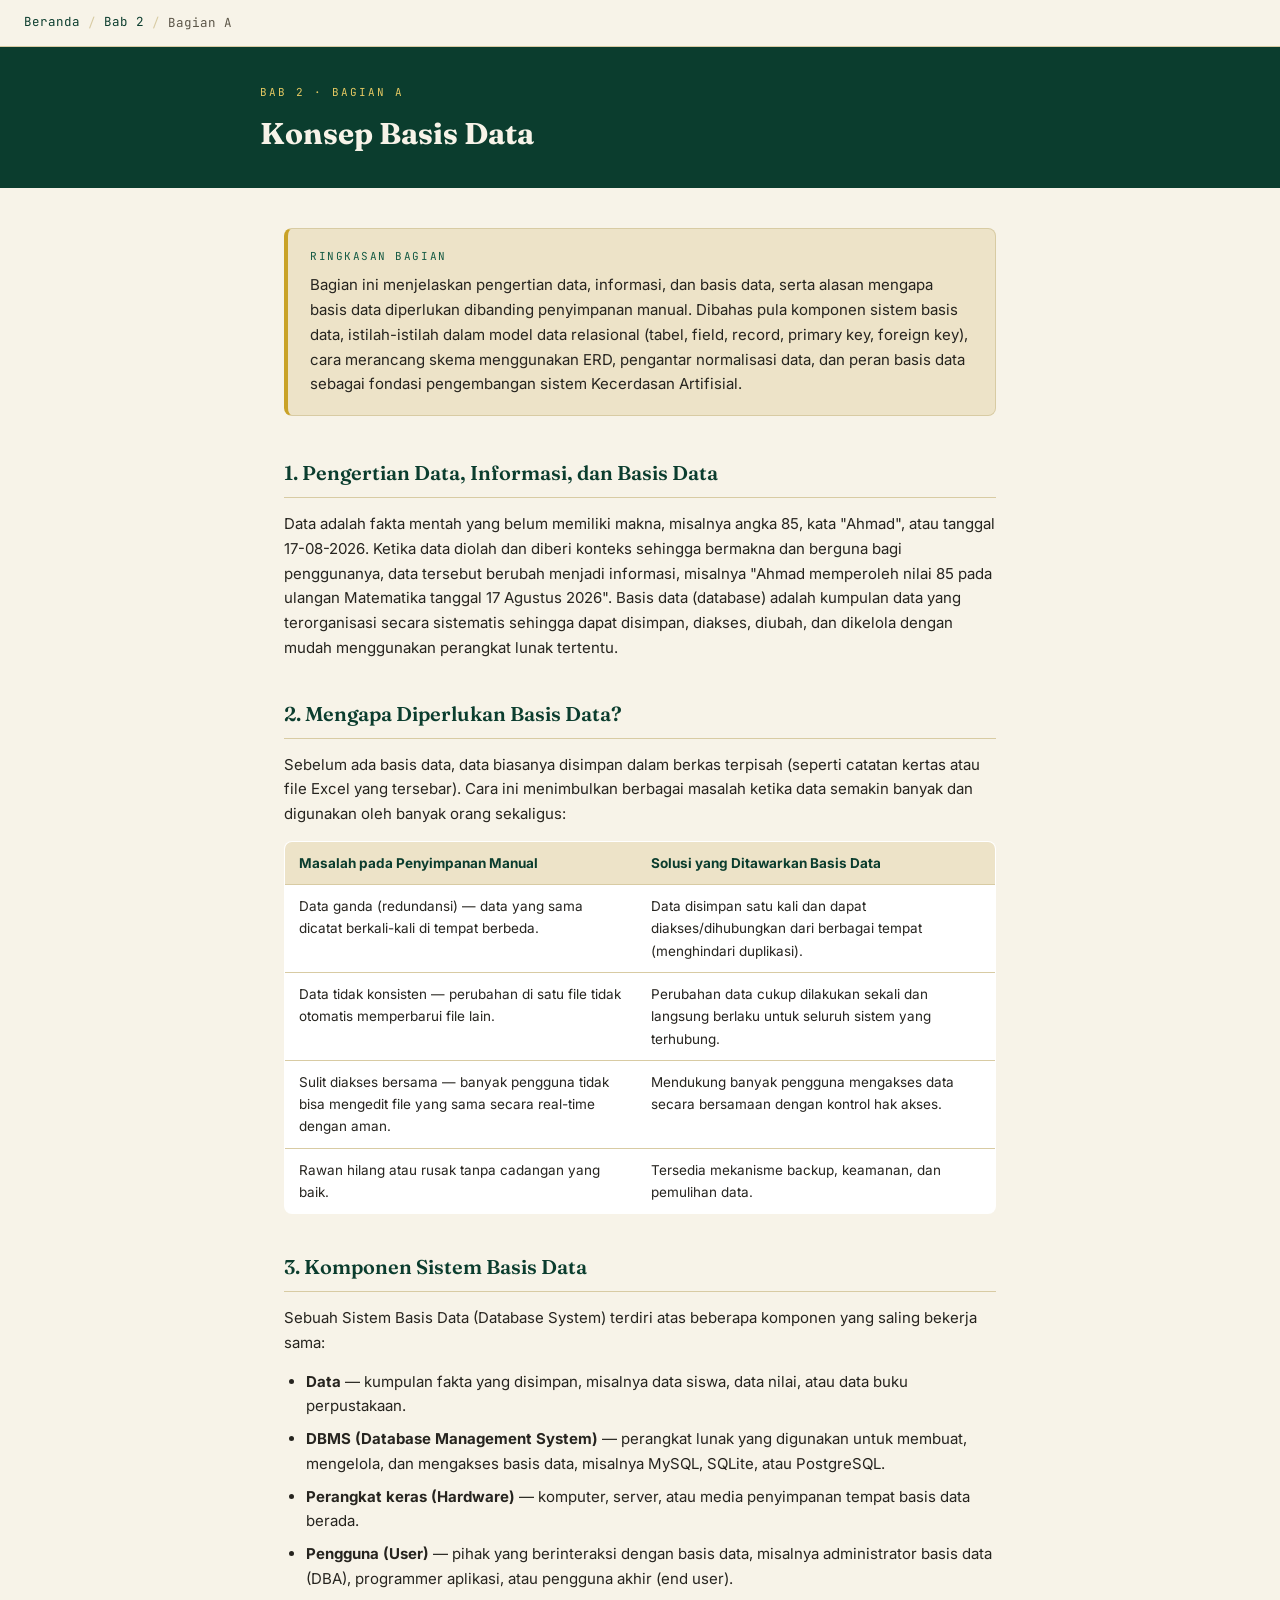
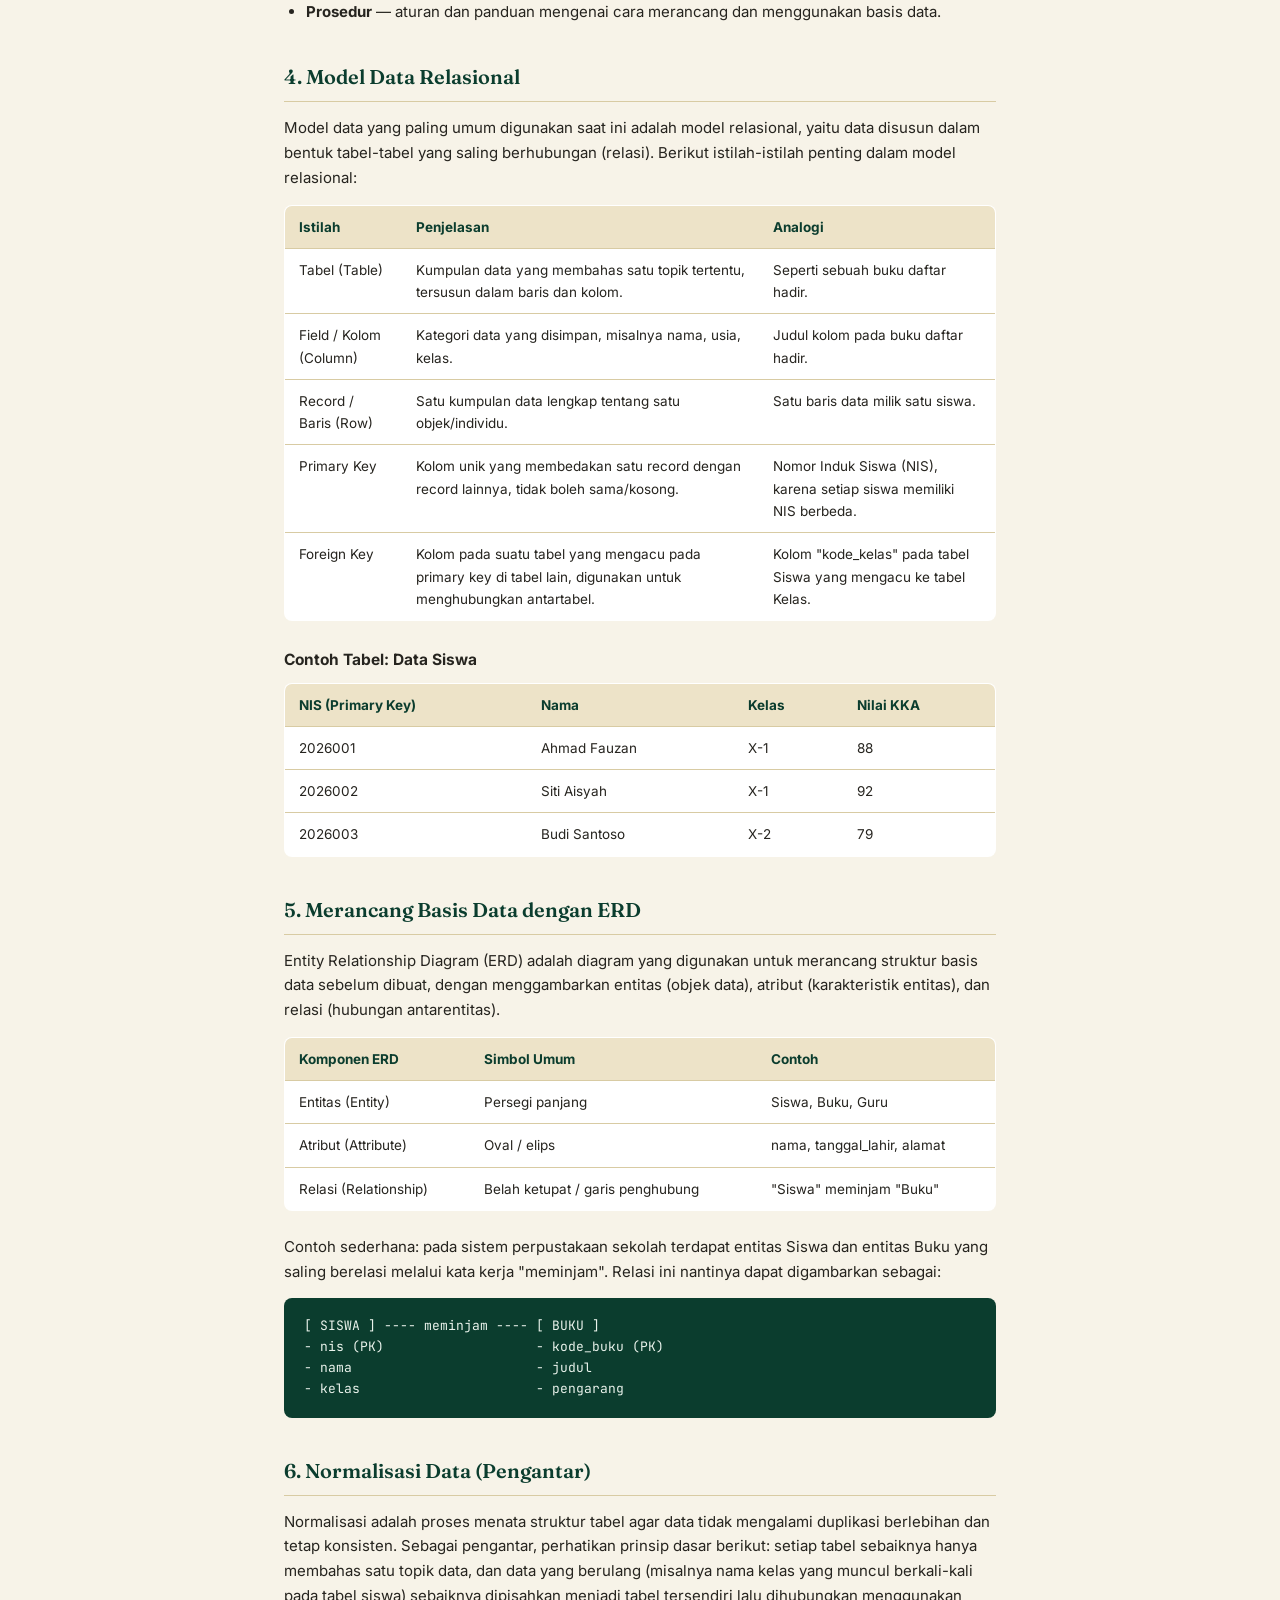
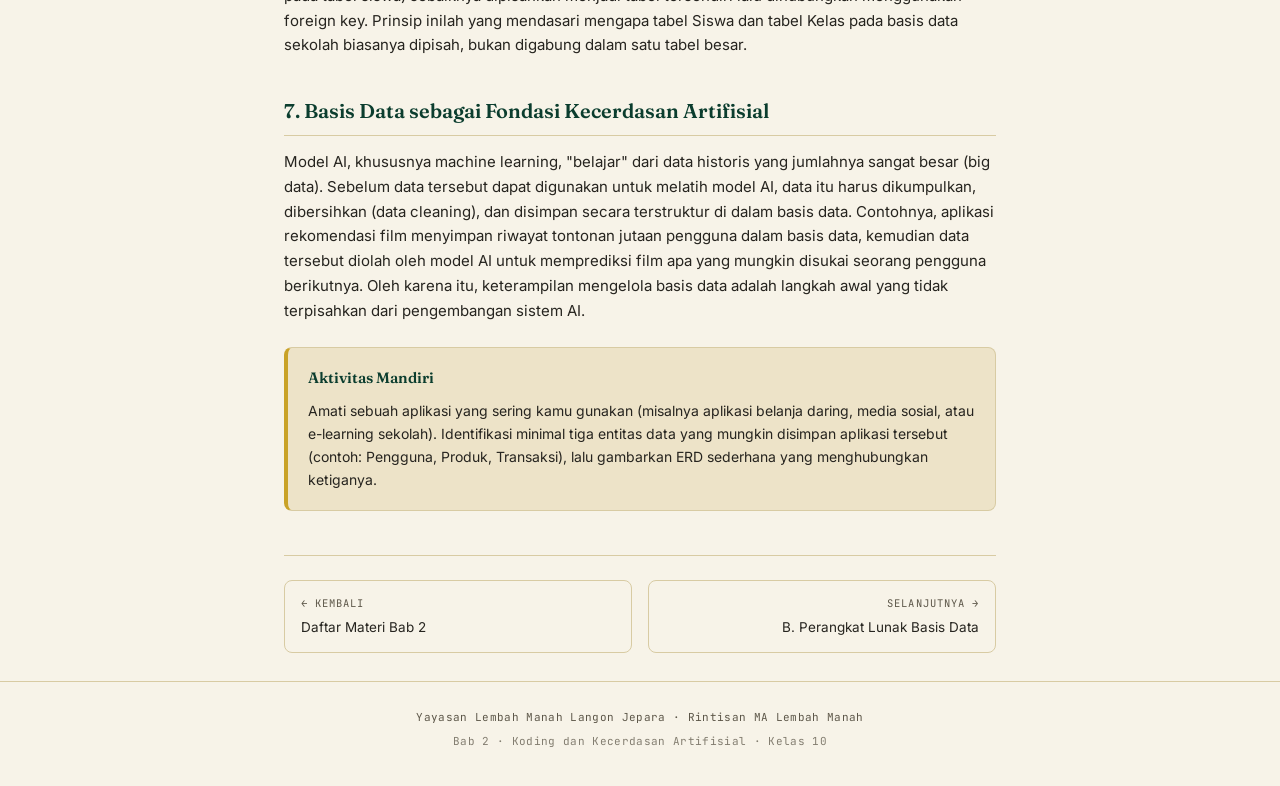
<file: Bab-2/a-konsep-basis-data.html>
<!DOCTYPE html>
<html lang="id">
<head>
<meta charset="UTF-8">
<meta name="viewport" content="width=device-width, initial-scale=1.0">
<title>A. Konsep Basis Data — Bab 2</title>
<link rel="stylesheet" href="assets/style.css">
</head>
<body>

<nav class="crumbs" aria-label="Navigasi">
  <a href="../index.html">Beranda</a>
  <span class="sep">/</span>
  <a href="index.html">Bab 2</a>
  <span class="sep">/</span>
  <span class="current">Bagian A</span>
</nav>

<header class="section-head">
  <div class="section-head-inner">
    <p class="section-eyebrow">Bab 2 &middot; Bagian A</p>
    <h1 class="section-title">Konsep Basis Data</h1>
  </div>
</header>

<main>

  <div class="summary-box">
    <p class="label">Ringkasan Bagian</p>
    <p class="text">Bagian ini menjelaskan pengertian data, informasi, dan basis data, serta alasan mengapa basis data diperlukan dibanding penyimpanan manual. Dibahas pula komponen sistem basis data, istilah-istilah dalam model data relasional (tabel, field, record, primary key, foreign key), cara merancang skema menggunakan ERD, pengantar normalisasi data, dan peran basis data sebagai fondasi pengembangan sistem Kecerdasan Artifisial.</p>
  </div>

  <h2 class="sub">1. Pengertian Data, Informasi, dan Basis Data</h2>
  <p>Data adalah fakta mentah yang belum memiliki makna, misalnya angka 85, kata "Ahmad", atau tanggal 17-08-2026. Ketika data diolah dan diberi konteks sehingga bermakna dan berguna bagi penggunanya, data tersebut berubah menjadi informasi, misalnya "Ahmad memperoleh nilai 85 pada ulangan Matematika tanggal 17 Agustus 2026". Basis data (database) adalah kumpulan data yang terorganisasi secara sistematis sehingga dapat disimpan, diakses, diubah, dan dikelola dengan mudah menggunakan perangkat lunak tertentu.</p>

  <h2 class="sub">2. Mengapa Diperlukan Basis Data?</h2>
  <p>Sebelum ada basis data, data biasanya disimpan dalam berkas terpisah (seperti catatan kertas atau file Excel yang tersebar). Cara ini menimbulkan berbagai masalah ketika data semakin banyak dan digunakan oleh banyak orang sekaligus:</p>

  <table>
    <thead><tr><th>Masalah pada Penyimpanan Manual</th><th>Solusi yang Ditawarkan Basis Data</th></tr></thead>
    <tbody>
      <tr>
        <td>Data ganda (redundansi) — data yang sama dicatat berkali-kali di tempat berbeda.</td>
        <td>Data disimpan satu kali dan dapat diakses/dihubungkan dari berbagai tempat (menghindari duplikasi).</td>
      </tr>
      <tr>
        <td>Data tidak konsisten — perubahan di satu file tidak otomatis memperbarui file lain.</td>
        <td>Perubahan data cukup dilakukan sekali dan langsung berlaku untuk seluruh sistem yang terhubung.</td>
      </tr>
      <tr>
        <td>Sulit diakses bersama — banyak pengguna tidak bisa mengedit file yang sama secara real-time dengan aman.</td>
        <td>Mendukung banyak pengguna mengakses data secara bersamaan dengan kontrol hak akses.</td>
      </tr>
      <tr>
        <td>Rawan hilang atau rusak tanpa cadangan yang baik.</td>
        <td>Tersedia mekanisme backup, keamanan, dan pemulihan data.</td>
      </tr>
    </tbody>
  </table>

  <h2 class="sub">3. Komponen Sistem Basis Data</h2>
  <p>Sebuah Sistem Basis Data (Database System) terdiri atas beberapa komponen yang saling bekerja sama:</p>
  <ul>
    <li><strong>Data</strong> — kumpulan fakta yang disimpan, misalnya data siswa, data nilai, atau data buku perpustakaan.</li>
    <li><strong>DBMS (Database Management System)</strong> — perangkat lunak yang digunakan untuk membuat, mengelola, dan mengakses basis data, misalnya MySQL, SQLite, atau PostgreSQL.</li>
    <li><strong>Perangkat keras (Hardware)</strong> — komputer, server, atau media penyimpanan tempat basis data berada.</li>
    <li><strong>Pengguna (User)</strong> — pihak yang berinteraksi dengan basis data, misalnya administrator basis data (DBA), programmer aplikasi, atau pengguna akhir (end user).</li>
    <li><strong>Prosedur</strong> — aturan dan panduan mengenai cara merancang dan menggunakan basis data.</li>
  </ul>

  <h2 class="sub">4. Model Data Relasional</h2>
  <p>Model data yang paling umum digunakan saat ini adalah model relasional, yaitu data disusun dalam bentuk tabel-tabel yang saling berhubungan (relasi). Berikut istilah-istilah penting dalam model relasional:</p>

  <table>
    <thead><tr><th>Istilah</th><th>Penjelasan</th><th>Analogi</th></tr></thead>
    <tbody>
      <tr><td>Tabel (Table)</td><td>Kumpulan data yang membahas satu topik tertentu, tersusun dalam baris dan kolom.</td><td>Seperti sebuah buku daftar hadir.</td></tr>
      <tr><td>Field / Kolom (Column)</td><td>Kategori data yang disimpan, misalnya nama, usia, kelas.</td><td>Judul kolom pada buku daftar hadir.</td></tr>
      <tr><td>Record / Baris (Row)</td><td>Satu kumpulan data lengkap tentang satu objek/individu.</td><td>Satu baris data milik satu siswa.</td></tr>
      <tr><td>Primary Key</td><td>Kolom unik yang membedakan satu record dengan record lainnya, tidak boleh sama/kosong.</td><td>Nomor Induk Siswa (NIS), karena setiap siswa memiliki NIS berbeda.</td></tr>
      <tr><td>Foreign Key</td><td>Kolom pada suatu tabel yang mengacu pada primary key di tabel lain, digunakan untuk menghubungkan antartabel.</td><td>Kolom "kode_kelas" pada tabel Siswa yang mengacu ke tabel Kelas.</td></tr>
    </tbody>
  </table>

  <h3 class="sub-sub">Contoh Tabel: Data Siswa</h3>
  <table>
    <thead><tr><th>NIS (Primary Key)</th><th>Nama</th><th>Kelas</th><th>Nilai KKA</th></tr></thead>
    <tbody>
      <tr><td>2026001</td><td>Ahmad Fauzan</td><td>X-1</td><td>88</td></tr>
      <tr><td>2026002</td><td>Siti Aisyah</td><td>X-1</td><td>92</td></tr>
      <tr><td>2026003</td><td>Budi Santoso</td><td>X-2</td><td>79</td></tr>
    </tbody>
  </table>

  <h2 class="sub">5. Merancang Basis Data dengan ERD</h2>
  <p>Entity Relationship Diagram (ERD) adalah diagram yang digunakan untuk merancang struktur basis data sebelum dibuat, dengan menggambarkan entitas (objek data), atribut (karakteristik entitas), dan relasi (hubungan antarentitas).</p>

  <table>
    <thead><tr><th>Komponen ERD</th><th>Simbol Umum</th><th>Contoh</th></tr></thead>
    <tbody>
      <tr><td>Entitas (Entity)</td><td>Persegi panjang</td><td>Siswa, Buku, Guru</td></tr>
      <tr><td>Atribut (Attribute)</td><td>Oval / elips</td><td>nama, tanggal_lahir, alamat</td></tr>
      <tr><td>Relasi (Relationship)</td><td>Belah ketupat / garis penghubung</td><td>"Siswa" meminjam "Buku"</td></tr>
    </tbody>
  </table>

  <p>Contoh sederhana: pada sistem perpustakaan sekolah terdapat entitas Siswa dan entitas Buku yang saling berelasi melalui kata kerja "meminjam". Relasi ini nantinya dapat digambarkan sebagai:</p>
  <pre><code>[ SISWA ] ---- meminjam ---- [ BUKU ]
- nis (PK)                   - kode_buku (PK)
- nama                       - judul
- kelas                      - pengarang</code></pre>

  <h2 class="sub">6. Normalisasi Data (Pengantar)</h2>
  <p>Normalisasi adalah proses menata struktur tabel agar data tidak mengalami duplikasi berlebihan dan tetap konsisten. Sebagai pengantar, perhatikan prinsip dasar berikut: setiap tabel sebaiknya hanya membahas satu topik data, dan data yang berulang (misalnya nama kelas yang muncul berkali-kali pada tabel siswa) sebaiknya dipisahkan menjadi tabel tersendiri lalu dihubungkan menggunakan foreign key. Prinsip inilah yang mendasari mengapa tabel Siswa dan tabel Kelas pada basis data sekolah biasanya dipisah, bukan digabung dalam satu tabel besar.</p>

  <h2 class="sub">7. Basis Data sebagai Fondasi Kecerdasan Artifisial</h2>
  <p>Model AI, khususnya machine learning, "belajar" dari data historis yang jumlahnya sangat besar (big data). Sebelum data tersebut dapat digunakan untuk melatih model AI, data itu harus dikumpulkan, dibersihkan (data cleaning), dan disimpan secara terstruktur di dalam basis data. Contohnya, aplikasi rekomendasi film menyimpan riwayat tontonan jutaan pengguna dalam basis data, kemudian data tersebut diolah oleh model AI untuk memprediksi film apa yang mungkin disukai seorang pengguna berikutnya. Oleh karena itu, keterampilan mengelola basis data adalah langkah awal yang tidak terpisahkan dari pengembangan sistem AI.</p>

  <div class="box activity">
    <h4>Aktivitas Mandiri</h4>
    <p>Amati sebuah aplikasi yang sering kamu gunakan (misalnya aplikasi belanja daring, media sosial, atau e-learning sekolah). Identifikasi minimal tiga entitas data yang mungkin disimpan aplikasi tersebut (contoh: Pengguna, Produk, Transaksi), lalu gambarkan ERD sederhana yang menghubungkan ketiganya.</p>
  </div>

  <div class="pager">
    <a href="index.html">
      <span class="dir">&larr; Kembali</span>
      Daftar Materi Bab 2
    </a>
    <a class="next" href="b-perangkat-lunak-basis-data.html">
      <span class="dir">Selanjutnya &rarr;</span>
      B. Perangkat Lunak Basis Data
    </a>
  </div>

</main>

<footer class="site-footer">
  <p>Yayasan Lembah Manah Langon Jepara &middot; Rintisan MA Lembah Manah</p>
  <p class="small">Bab 2 &middot; Koding dan Kecerdasan Artifisial &middot; Kelas 10</p>
</footer>

</body>
</html>
</file>
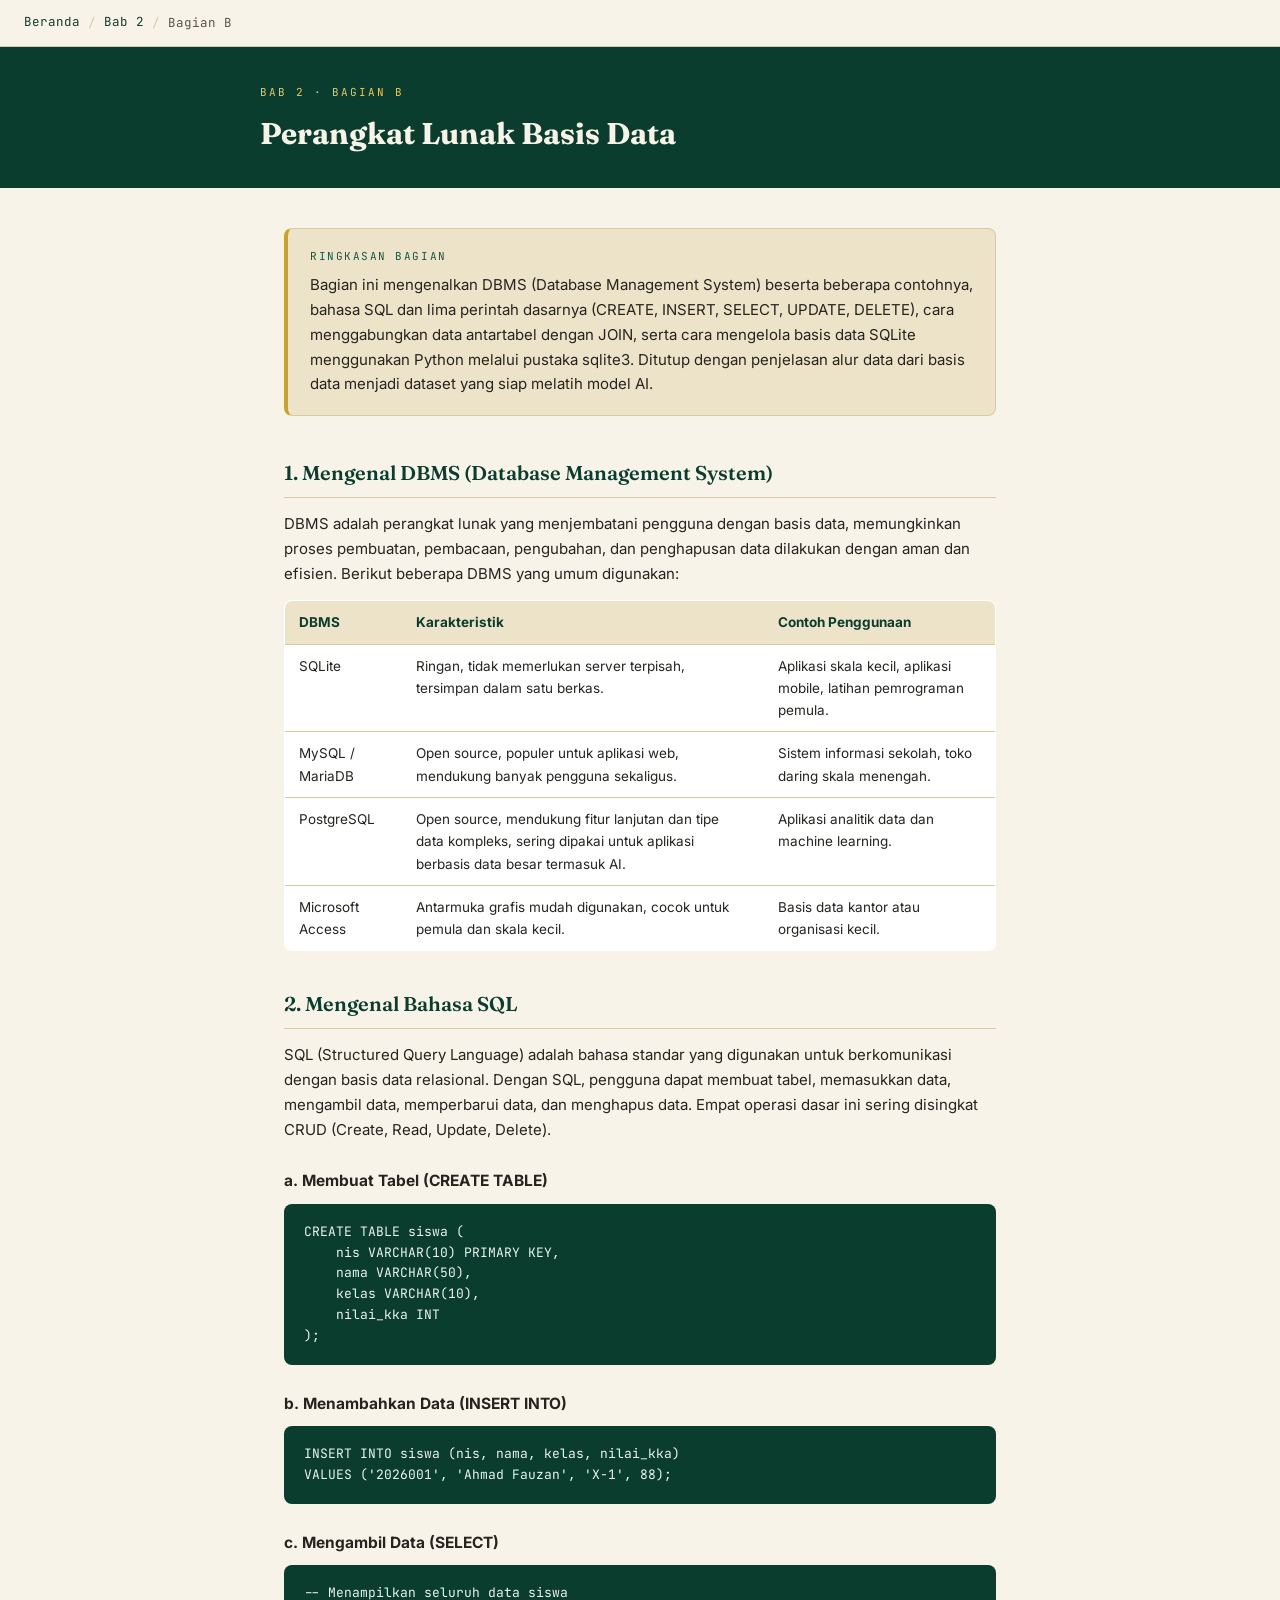
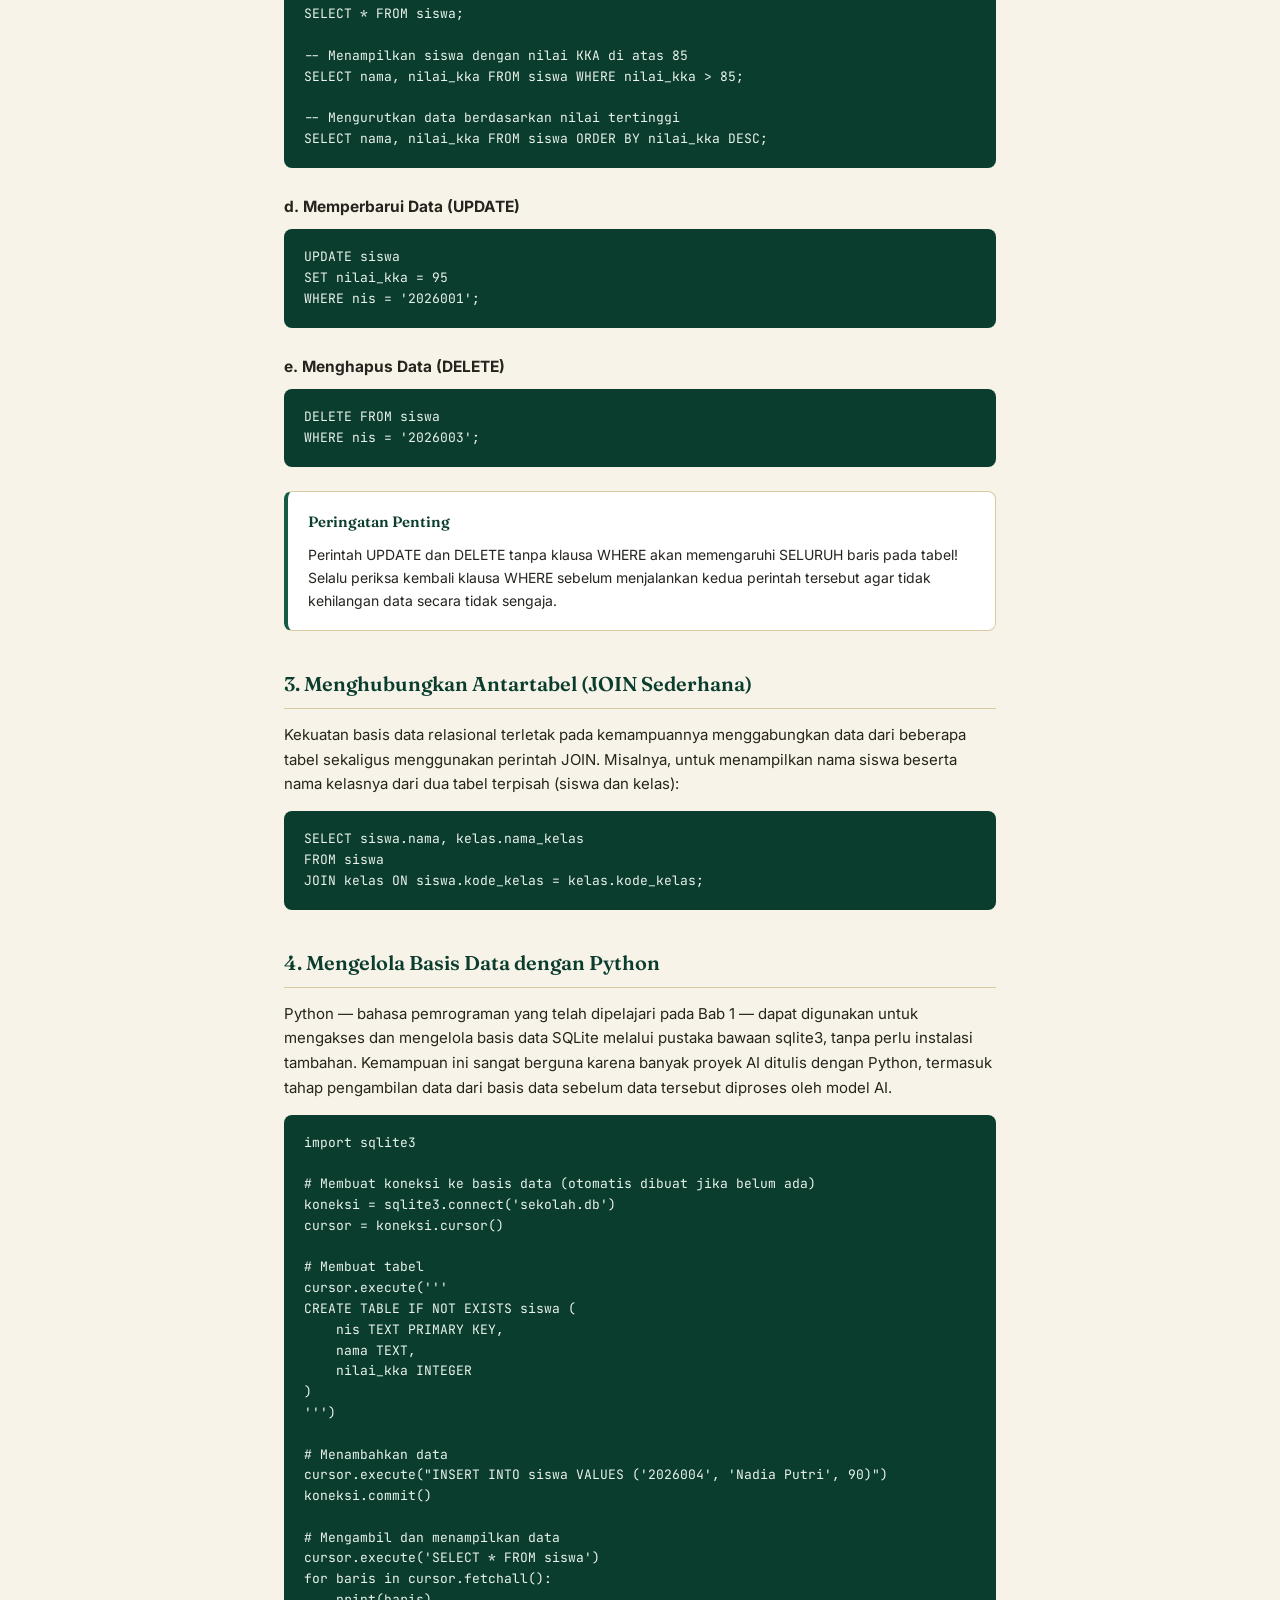
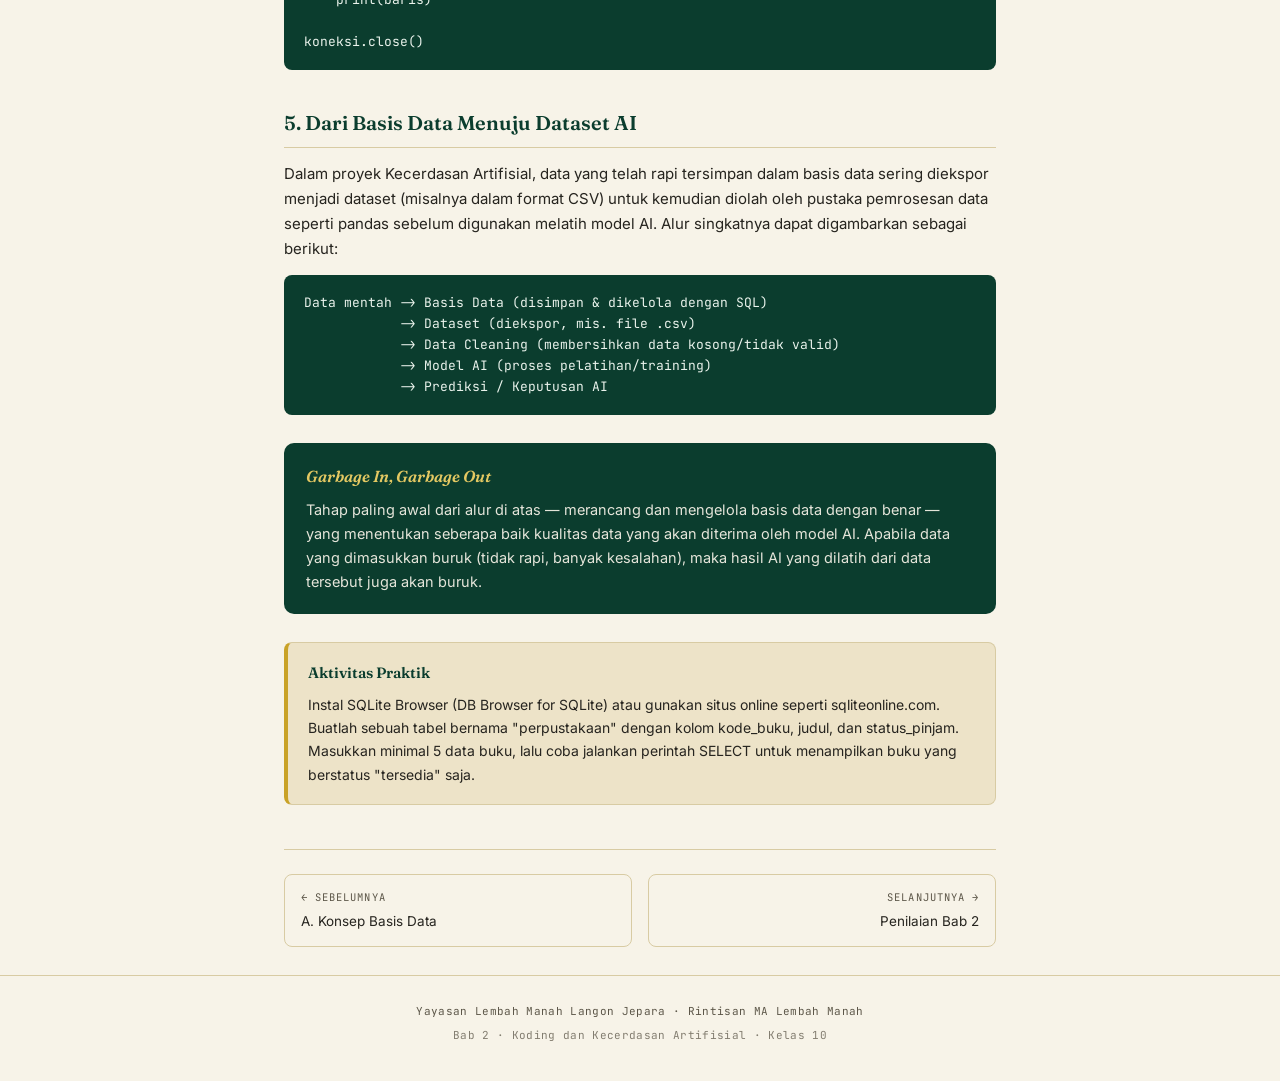
<file: Bab-2/b-perangkat-lunak-basis-data.html>
<!DOCTYPE html>
<html lang="id">
<head>
<meta charset="UTF-8">
<meta name="viewport" content="width=device-width, initial-scale=1.0">
<title>B. Perangkat Lunak Basis Data — Bab 2</title>
<link rel="stylesheet" href="assets/style.css">
</head>
<body>

<nav class="crumbs" aria-label="Navigasi">
  <a href="../index.html">Beranda</a>
  <span class="sep">/</span>
  <a href="index.html">Bab 2</a>
  <span class="sep">/</span>
  <span class="current">Bagian B</span>
</nav>

<header class="section-head">
  <div class="section-head-inner">
    <p class="section-eyebrow">Bab 2 &middot; Bagian B</p>
    <h1 class="section-title">Perangkat Lunak Basis Data</h1>
  </div>
</header>

<main>

  <div class="summary-box">
    <p class="label">Ringkasan Bagian</p>
    <p class="text">Bagian ini mengenalkan DBMS (Database Management System) beserta beberapa contohnya, bahasa SQL dan lima perintah dasarnya (CREATE, INSERT, SELECT, UPDATE, DELETE), cara menggabungkan data antartabel dengan JOIN, serta cara mengelola basis data SQLite menggunakan Python melalui pustaka sqlite3. Ditutup dengan penjelasan alur data dari basis data menjadi dataset yang siap melatih model AI.</p>
  </div>

  <h2 class="sub">1. Mengenal DBMS (Database Management System)</h2>
  <p>DBMS adalah perangkat lunak yang menjembatani pengguna dengan basis data, memungkinkan proses pembuatan, pembacaan, pengubahan, dan penghapusan data dilakukan dengan aman dan efisien. Berikut beberapa DBMS yang umum digunakan:</p>

  <table>
    <thead><tr><th>DBMS</th><th>Karakteristik</th><th>Contoh Penggunaan</th></tr></thead>
    <tbody>
      <tr><td>SQLite</td><td>Ringan, tidak memerlukan server terpisah, tersimpan dalam satu berkas.</td><td>Aplikasi skala kecil, aplikasi mobile, latihan pemrograman pemula.</td></tr>
      <tr><td>MySQL / MariaDB</td><td>Open source, populer untuk aplikasi web, mendukung banyak pengguna sekaligus.</td><td>Sistem informasi sekolah, toko daring skala menengah.</td></tr>
      <tr><td>PostgreSQL</td><td>Open source, mendukung fitur lanjutan dan tipe data kompleks, sering dipakai untuk aplikasi berbasis data besar termasuk AI.</td><td>Aplikasi analitik data dan machine learning.</td></tr>
      <tr><td>Microsoft Access</td><td>Antarmuka grafis mudah digunakan, cocok untuk pemula dan skala kecil.</td><td>Basis data kantor atau organisasi kecil.</td></tr>
    </tbody>
  </table>

  <h2 class="sub">2. Mengenal Bahasa SQL</h2>
  <p>SQL (Structured Query Language) adalah bahasa standar yang digunakan untuk berkomunikasi dengan basis data relasional. Dengan SQL, pengguna dapat membuat tabel, memasukkan data, mengambil data, memperbarui data, dan menghapus data. Empat operasi dasar ini sering disingkat CRUD (Create, Read, Update, Delete).</p>

  <h3 class="sub-sub">a. Membuat Tabel (CREATE TABLE)</h3>
  <pre><code>CREATE TABLE siswa (
    nis VARCHAR(10) PRIMARY KEY,
    nama VARCHAR(50),
    kelas VARCHAR(10),
    nilai_kka INT
);</code></pre>

  <h3 class="sub-sub">b. Menambahkan Data (INSERT INTO)</h3>
  <pre><code>INSERT INTO siswa (nis, nama, kelas, nilai_kka)
VALUES ('2026001', 'Ahmad Fauzan', 'X-1', 88);</code></pre>

  <h3 class="sub-sub">c. Mengambil Data (SELECT)</h3>
  <pre><code>-- Menampilkan seluruh data siswa
SELECT * FROM siswa;

-- Menampilkan siswa dengan nilai KKA di atas 85
SELECT nama, nilai_kka FROM siswa WHERE nilai_kka > 85;

-- Mengurutkan data berdasarkan nilai tertinggi
SELECT nama, nilai_kka FROM siswa ORDER BY nilai_kka DESC;</code></pre>

  <h3 class="sub-sub">d. Memperbarui Data (UPDATE)</h3>
  <pre><code>UPDATE siswa
SET nilai_kka = 95
WHERE nis = '2026001';</code></pre>

  <h3 class="sub-sub">e. Menghapus Data (DELETE)</h3>
  <pre><code>DELETE FROM siswa
WHERE nis = '2026003';</code></pre>

  <div class="box info">
    <h4>Peringatan Penting</h4>
    <p>Perintah UPDATE dan DELETE tanpa klausa WHERE akan memengaruhi SELURUH baris pada tabel! Selalu periksa kembali klausa WHERE sebelum menjalankan kedua perintah tersebut agar tidak kehilangan data secara tidak sengaja.</p>
  </div>

  <h2 class="sub">3. Menghubungkan Antartabel (JOIN Sederhana)</h2>
  <p>Kekuatan basis data relasional terletak pada kemampuannya menggabungkan data dari beberapa tabel sekaligus menggunakan perintah JOIN. Misalnya, untuk menampilkan nama siswa beserta nama kelasnya dari dua tabel terpisah (siswa dan kelas):</p>
  <pre><code>SELECT siswa.nama, kelas.nama_kelas
FROM siswa
JOIN kelas ON siswa.kode_kelas = kelas.kode_kelas;</code></pre>

  <h2 class="sub">4. Mengelola Basis Data dengan Python</h2>
  <p>Python — bahasa pemrograman yang telah dipelajari pada Bab 1 — dapat digunakan untuk mengakses dan mengelola basis data SQLite melalui pustaka bawaan sqlite3, tanpa perlu instalasi tambahan. Kemampuan ini sangat berguna karena banyak proyek AI ditulis dengan Python, termasuk tahap pengambilan data dari basis data sebelum data tersebut diproses oleh model AI.</p>
  <pre><code>import sqlite3

# Membuat koneksi ke basis data (otomatis dibuat jika belum ada)
koneksi = sqlite3.connect('sekolah.db')
cursor = koneksi.cursor()

# Membuat tabel
cursor.execute('''
CREATE TABLE IF NOT EXISTS siswa (
    nis TEXT PRIMARY KEY,
    nama TEXT,
    nilai_kka INTEGER
)
''')

# Menambahkan data
cursor.execute("INSERT INTO siswa VALUES ('2026004', 'Nadia Putri', 90)")
koneksi.commit()

# Mengambil dan menampilkan data
cursor.execute('SELECT * FROM siswa')
for baris in cursor.fetchall():
    print(baris)

koneksi.close()</code></pre>

  <h2 class="sub">5. Dari Basis Data Menuju Dataset AI</h2>
  <p>Dalam proyek Kecerdasan Artifisial, data yang telah rapi tersimpan dalam basis data sering diekspor menjadi dataset (misalnya dalam format CSV) untuk kemudian diolah oleh pustaka pemrosesan data seperti pandas sebelum digunakan melatih model AI. Alur singkatnya dapat digambarkan sebagai berikut:</p>
  <pre><code>Data mentah -> Basis Data (disimpan & dikelola dengan SQL)
            -> Dataset (diekspor, mis. file .csv)
            -> Data Cleaning (membersihkan data kosong/tidak valid)
            -> Model AI (proses pelatihan/training)
            -> Prediksi / Keputusan AI</code></pre>

  <div class="callout">
    <h4>Garbage In, Garbage Out</h4>
    <p>Tahap paling awal dari alur di atas — merancang dan mengelola basis data dengan benar — yang menentukan seberapa baik kualitas data yang akan diterima oleh model AI. Apabila data yang dimasukkan buruk (tidak rapi, banyak kesalahan), maka hasil AI yang dilatih dari data tersebut juga akan buruk.</p>
  </div>

  <div class="box activity">
    <h4>Aktivitas Praktik</h4>
    <p>Instal SQLite Browser (DB Browser for SQLite) atau gunakan situs online seperti sqliteonline.com. Buatlah sebuah tabel bernama "perpustakaan" dengan kolom kode_buku, judul, dan status_pinjam. Masukkan minimal 5 data buku, lalu coba jalankan perintah SELECT untuk menampilkan buku yang berstatus "tersedia" saja.</p>
  </div>

  <div class="pager">
    <a href="a-konsep-basis-data.html">
      <span class="dir">&larr; Sebelumnya</span>
      A. Konsep Basis Data
    </a>
    <a class="next" href="penilaian-bab.html">
      <span class="dir">Selanjutnya &rarr;</span>
      Penilaian Bab 2
    </a>
  </div>

</main>

<footer class="site-footer">
  <p>Yayasan Lembah Manah Langon Jepara &middot; Rintisan MA Lembah Manah</p>
  <p class="small">Bab 2 &middot; Koding dan Kecerdasan Artifisial &middot; Kelas 10</p>
</footer>

</body>
</html>
</file>
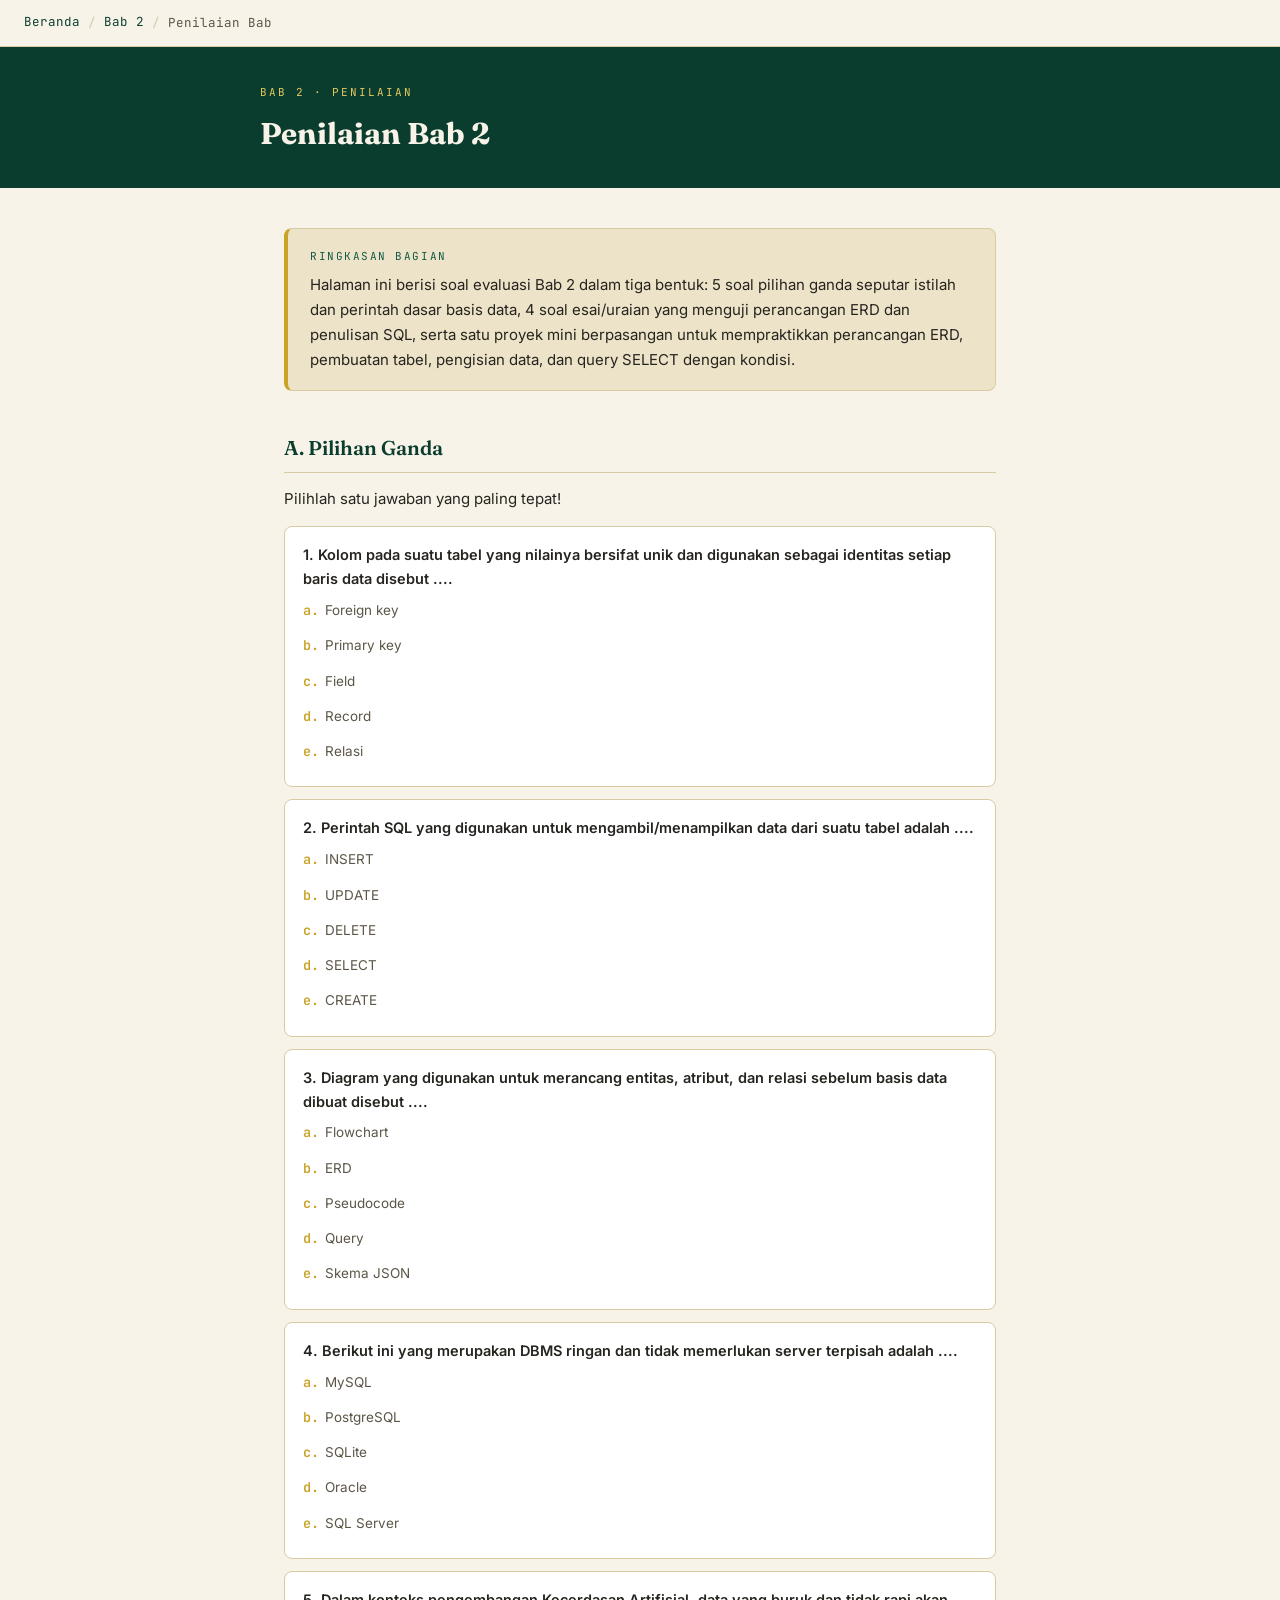
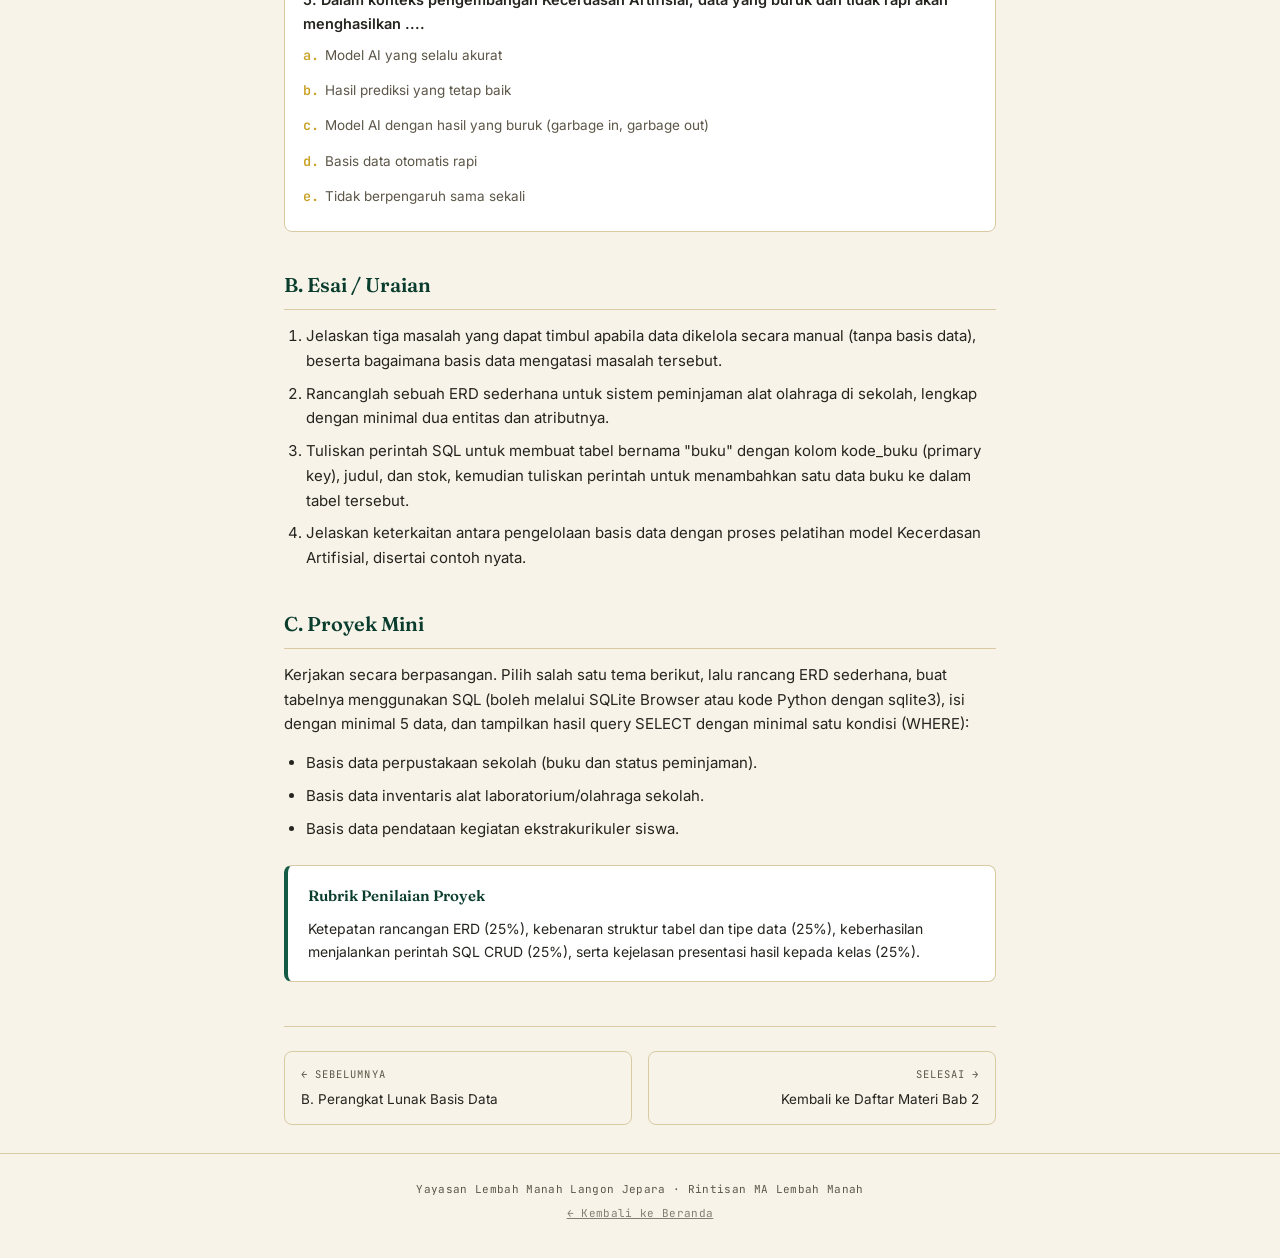
<file: Bab-2/penilaian-bab.html>
<!DOCTYPE html>
<html lang="id">
<head>
<meta charset="UTF-8">
<meta name="viewport" content="width=device-width, initial-scale=1.0">
<title>Penilaian Bab 2 — Basis Data dan Pengelolaannya</title>
<link rel="stylesheet" href="assets/style.css">
</head>
<body>

<nav class="crumbs" aria-label="Navigasi">
  <a href="../index.html">Beranda</a>
  <span class="sep">/</span>
  <a href="index.html">Bab 2</a>
  <span class="sep">/</span>
  <span class="current">Penilaian Bab</span>
</nav>

<header class="section-head">
  <div class="section-head-inner">
    <p class="section-eyebrow">Bab 2 &middot; Penilaian</p>
    <h1 class="section-title">Penilaian Bab 2</h1>
  </div>
</header>

<main>

  <div class="summary-box">
    <p class="label">Ringkasan Bagian</p>
    <p class="text">Halaman ini berisi soal evaluasi Bab 2 dalam tiga bentuk: 5 soal pilihan ganda seputar istilah dan perintah dasar basis data, 4 soal esai/uraian yang menguji perancangan ERD dan penulisan SQL, serta satu proyek mini berpasangan untuk mempraktikkan perancangan ERD, pembuatan tabel, pengisian data, dan query SELECT dengan kondisi.</p>
  </div>

  <h2 class="sub">A. Pilihan Ganda</h2>
  <p>Pilihlah satu jawaban yang paling tepat!</p>
  <ol class="q-list mc">
    <li class="q-item">
      <p class="q-text">1. Kolom pada suatu tabel yang nilainya bersifat unik dan digunakan sebagai identitas setiap baris data disebut ....</p>
      <ul class="q-options">
        <li><span>a.</span>Foreign key</li>
        <li><span>b.</span>Primary key</li>
        <li><span>c.</span>Field</li>
        <li><span>d.</span>Record</li>
        <li><span>e.</span>Relasi</li>
      </ul>
    </li>
    <li class="q-item">
      <p class="q-text">2. Perintah SQL yang digunakan untuk mengambil/menampilkan data dari suatu tabel adalah ....</p>
      <ul class="q-options">
        <li><span>a.</span>INSERT</li>
        <li><span>b.</span>UPDATE</li>
        <li><span>c.</span>DELETE</li>
        <li><span>d.</span>SELECT</li>
        <li><span>e.</span>CREATE</li>
      </ul>
    </li>
    <li class="q-item">
      <p class="q-text">3. Diagram yang digunakan untuk merancang entitas, atribut, dan relasi sebelum basis data dibuat disebut ....</p>
      <ul class="q-options">
        <li><span>a.</span>Flowchart</li>
        <li><span>b.</span>ERD</li>
        <li><span>c.</span>Pseudocode</li>
        <li><span>d.</span>Query</li>
        <li><span>e.</span>Skema JSON</li>
      </ul>
    </li>
    <li class="q-item">
      <p class="q-text">4. Berikut ini yang merupakan DBMS ringan dan tidak memerlukan server terpisah adalah ....</p>
      <ul class="q-options">
        <li><span>a.</span>MySQL</li>
        <li><span>b.</span>PostgreSQL</li>
        <li><span>c.</span>SQLite</li>
        <li><span>d.</span>Oracle</li>
        <li><span>e.</span>SQL Server</li>
      </ul>
    </li>
    <li class="q-item">
      <p class="q-text">5. Dalam konteks pengembangan Kecerdasan Artifisial, data yang buruk dan tidak rapi akan menghasilkan ....</p>
      <ul class="q-options">
        <li><span>a.</span>Model AI yang selalu akurat</li>
        <li><span>b.</span>Hasil prediksi yang tetap baik</li>
        <li><span>c.</span>Model AI dengan hasil yang buruk (garbage in, garbage out)</li>
        <li><span>d.</span>Basis data otomatis rapi</li>
        <li><span>e.</span>Tidak berpengaruh sama sekali</li>
      </ul>
    </li>
  </ol>

  <h2 class="sub">B. Esai / Uraian</h2>
  <ol>
    <li>Jelaskan tiga masalah yang dapat timbul apabila data dikelola secara manual (tanpa basis data), beserta bagaimana basis data mengatasi masalah tersebut.</li>
    <li>Rancanglah sebuah ERD sederhana untuk sistem peminjaman alat olahraga di sekolah, lengkap dengan minimal dua entitas dan atributnya.</li>
    <li>Tuliskan perintah SQL untuk membuat tabel bernama "buku" dengan kolom kode_buku (primary key), judul, dan stok, kemudian tuliskan perintah untuk menambahkan satu data buku ke dalam tabel tersebut.</li>
    <li>Jelaskan keterkaitan antara pengelolaan basis data dengan proses pelatihan model Kecerdasan Artifisial, disertai contoh nyata.</li>
  </ol>

  <h2 class="sub">C. Proyek Mini</h2>
  <p>Kerjakan secara berpasangan. Pilih salah satu tema berikut, lalu rancang ERD sederhana, buat tabelnya menggunakan SQL (boleh melalui SQLite Browser atau kode Python dengan sqlite3), isi dengan minimal 5 data, dan tampilkan hasil query SELECT dengan minimal satu kondisi (WHERE):</p>
  <ul>
    <li>Basis data perpustakaan sekolah (buku dan status peminjaman).</li>
    <li>Basis data inventaris alat laboratorium/olahraga sekolah.</li>
    <li>Basis data pendataan kegiatan ekstrakurikuler siswa.</li>
  </ul>

  <div class="box info">
    <h4>Rubrik Penilaian Proyek</h4>
    <p>Ketepatan rancangan ERD (25%), kebenaran struktur tabel dan tipe data (25%), keberhasilan menjalankan perintah SQL CRUD (25%), serta kejelasan presentasi hasil kepada kelas (25%).</p>
  </div>

  <div class="pager">
    <a href="b-perangkat-lunak-basis-data.html">
      <span class="dir">&larr; Sebelumnya</span>
      B. Perangkat Lunak Basis Data
    </a>
    <a class="next" href="index.html">
      <span class="dir">Selesai &rarr;</span>
      Kembali ke Daftar Materi Bab 2
    </a>
  </div>

</main>

<footer class="site-footer">
  <p>Yayasan Lembah Manah Langon Jepara &middot; Rintisan MA Lembah Manah</p>
  <p class="small"><a href="../index.html" style="color:inherit;">&larr; Kembali ke Beranda</a></p>
</footer>

</body>
</html>
</file>
<file: Bab-1/assets/style.css>
@import url('https://fonts.googleapis.com/css2?family=Fraunces:ital,opsz,wght@0,9..144,500;0,9..144,600;0,9..144,700;1,9..144,500&family=Inter:wght@400;500;600;700&family=JetBrains+Mono:wght@400;500;600&display=swap');

:root{
  --emerald-deep:#0B3D2E;
  --emerald-mid:#155A44;
  --gold:#C9A227;
  --gold-soft:#E4C862;
  --paper:#F7F3E8;
  --sand:#EDE3C8;
  --ink:#26241F;
  --ink-soft:#5C5648;
  --line:#D8CBA3;
  --code-bg:#0B3D2E;
  --code-ink:#EAF3EC;
}
*{box-sizing:border-box;}
html{scroll-behavior:smooth;}
@media (prefers-reduced-motion: reduce){
  html{scroll-behavior:auto;}
  *{animation-duration:0.001ms !important; transition-duration:0.001ms !important;}
}
body{
  margin:0;
  background:var(--paper);
  color:var(--ink);
  font-family:'Inter',sans-serif;
  line-height:1.65;
  font-size:16px;
}

/* Breadcrumb */
nav.crumbs{
  position:sticky; top:0; z-index:10;
  background:var(--paper);
  border-bottom:1px solid var(--line);
  padding:12px 24px;
  font-family:'JetBrains Mono',monospace;
  font-size:12.5px;
  display:flex; gap:8px; flex-wrap:wrap; align-items:center;
}
nav.crumbs a{ color:var(--emerald-deep); text-decoration:none; border-bottom:1px solid transparent; }
nav.crumbs a:hover, nav.crumbs a:focus-visible{ border-bottom-color:var(--gold); }
nav.crumbs a:focus-visible{ outline:2px solid var(--emerald-mid); outline-offset:3px; border-radius:2px; }
nav.crumbs .sep{ color:var(--line); }
nav.crumbs .current{ color:var(--ink-soft); }

/* Chapter header (used on Bab-1/index.html) */
header.chapter-head{
  position:relative;
  background:radial-gradient(120% 140% at 15% -10%, var(--emerald-mid) 0%, var(--emerald-deep) 55%, #072A1F 100%);
  color:var(--paper);
  padding:48px 24px 40px;
  text-align:center;
  overflow:hidden;
}
header.chapter-head::before{
  content:"";
  position:absolute; inset:0;
  background-image:
    linear-gradient(30deg, transparent 48%, rgba(201,162,39,0.5) 48%, rgba(201,162,39,0.5) 49%, transparent 49%),
    linear-gradient(-30deg, transparent 48%, rgba(201,162,39,0.5) 48%, rgba(201,162,39,0.5) 49%, transparent 49%);
  background-size: 46px 46px;
  opacity:0.08;
  pointer-events:none;
}
.chapter-head-inner{ position:relative; max-width:760px; margin:0 auto; }
.eyebrow{
  display:inline-block;
  font-family:'JetBrains Mono',monospace;
  font-size:11px; letter-spacing:0.2em; text-transform:uppercase;
  color:var(--gold-soft);
  border:1px solid rgba(228,200,98,0.45);
  border-radius:999px;
  padding:6px 16px;
  margin-bottom:18px;
}
h1.chapter-title{
  font-family:'Fraunces',serif; font-weight:700;
  font-size:clamp(24px, 3.6vw, 36px);
  margin:0 0 8px;
}
p.chapter-tagline{
  font-family:'Fraunces',serif; font-style:italic; font-weight:500;
  font-size:clamp(14px, 1.8vw, 17px);
  color:rgba(247,243,232,0.9);
  max-width:620px; margin:0 auto;
}

/* Section header (used on section pages) */
header.section-head{
  background:var(--emerald-deep);
  color:var(--paper);
  padding:36px 24px 30px;
}
.section-head-inner{ max-width:760px; margin:0 auto; }
.section-eyebrow{
  font-family:'JetBrains Mono',monospace;
  font-size:11px; letter-spacing:0.18em; text-transform:uppercase;
  color:var(--gold-soft);
  margin:0 0 8px;
}
h1.section-title{
  font-family:'Fraunces',serif; font-weight:700;
  font-size:clamp(22px, 3vw, 30px);
  margin:0;
}

main{
  max-width:760px;
  margin:0 auto;
  padding:40px 24px 20px;
}

/* Summary box */
.summary-box{
  background:var(--sand);
  border:1px solid var(--line);
  border-left:4px solid var(--gold);
  border-radius:8px;
  padding:18px 22px;
  margin:0 0 40px;
}
.summary-box p.label{
  font-family:'JetBrains Mono',monospace;
  font-size:11px; letter-spacing:0.14em; text-transform:uppercase;
  color:var(--emerald-mid);
  margin:0 0 8px;
}
.summary-box p.text{ margin:0; color:var(--ink); font-size:15px; }

/* Chapter index page: goals list & why-important */
.goals-box{
  background:#fff; border:1px solid var(--line); border-radius:10px;
  padding:22px 24px; margin-bottom:28px;
}
.goals-box h3{ font-family:'Fraunces',serif; font-size:17px; margin:0 0 12px; color:var(--emerald-deep); }
.goals-box ul{ margin:0; padding-left:20px; }
.goals-box li{ margin-bottom:8px; font-size:14.5px; color:var(--ink-soft); }

.callout{
  background:var(--emerald-deep);
  color:var(--paper);
  border-radius:10px;
  padding:20px 22px;
  margin:28px 0;
}
.callout h4{
  font-family:'Fraunces',serif; font-style:italic; font-weight:600;
  font-size:16px; margin:0 0 8px; color:var(--gold-soft);
}
.callout p{ margin:0; font-size:14.5px; color:rgba(247,243,232,0.92); }

/* Section list on chapter index */
.section-nav-list{ list-style:none; margin:0 0 32px; padding:0; display:grid; gap:12px; }
.section-nav-list a{
  display:flex; align-items:center; gap:14px;
  background:#fff; border:1px solid var(--line); border-radius:10px;
  padding:16px 18px; text-decoration:none; color:var(--ink);
  transition:border-color 0.15s ease, transform 0.15s ease;
}
.section-nav-list a:hover{ border-color:var(--gold); transform:translateX(2px); }
.section-nav-list a:focus-visible{ outline:2px solid var(--emerald-mid); outline-offset:2px; }
.section-nav-list .letter-badge{
  font-family:'JetBrains Mono',monospace; font-weight:600;
  width:32px; height:32px; flex:none;
  background:var(--emerald-deep); color:var(--gold-soft);
  border-radius:7px; display:flex; align-items:center; justify-content:center;
  font-size:14px;
}
.section-nav-list .txt h4{ margin:0 0 2px; font-family:'Fraunces',serif; font-size:15.5px; font-weight:600; }
.section-nav-list .txt p{ margin:0; font-size:12.5px; color:var(--ink-soft); font-family:'JetBrains Mono',monospace; }

/* Body content typography */
main h2.sub{
  font-family:'Fraunces',serif; font-weight:600;
  font-size:20px; color:var(--emerald-deep);
  margin:36px 0 14px;
  padding-bottom:8px;
  border-bottom:1px solid var(--line);
}
main h2.sub:first-of-type{ margin-top:0; }
main h3.sub-sub{
  font-family:'Inter',sans-serif; font-weight:700;
  font-size:15.5px; color:var(--ink);
  margin:26px 0 10px;
}
main p{ margin:0 0 14px; color:var(--ink); font-size:15px; }
main ul, main ol{ margin:0 0 16px; padding-left:22px; }
main li{ margin-bottom:8px; font-size:15px; }

table{
  width:100%; border-collapse:collapse;
  margin:0 0 24px;
  font-size:13.5px;
  background:#fff;
  border:1px solid var(--line);
  border-radius:8px;
  overflow:hidden;
}
caption{
  caption-side:top; text-align:left;
  font-family:'JetBrains Mono',monospace; font-size:11px;
  letter-spacing:0.08em; text-transform:uppercase;
  color:var(--emerald-mid); margin-bottom:8px;
}
th, td{ padding:10px 14px; border-bottom:1px solid var(--line); text-align:left; vertical-align:top; }
th{ background:var(--sand); font-family:'Inter',sans-serif; font-weight:700; color:var(--emerald-deep); }
tr:last-child td{ border-bottom:none; }

pre{
  background:var(--code-bg); color:var(--code-ink);
  font-family:'JetBrains Mono',monospace; font-size:13px;
  padding:18px 20px; border-radius:8px;
  overflow-x:auto; line-height:1.6;
  margin:0 0 20px;
}
code{ font-family:'JetBrains Mono',monospace; }
p code, li code{
  background:var(--sand); color:var(--emerald-deep);
  padding:1px 6px; border-radius:4px; font-size:0.9em;
}

.box{
  border:1px solid var(--line); border-radius:8px;
  padding:18px 20px; margin:24px 0;
}
.box.info{ background:#fff; border-left:4px solid var(--emerald-mid); }
.box.activity{ background:var(--sand); border-left:4px solid var(--gold); }
.box h4{
  font-family:'Fraunces',serif; font-weight:600; font-size:15px;
  margin:0 0 8px; color:var(--emerald-deep);
}
.box p{ margin:0; font-size:14px; }

/* Prev/next footer nav */
.pager{
  display:flex; justify-content:space-between; gap:16px;
  margin:44px 0 8px; padding-top:24px; border-top:1px solid var(--line);
  flex-wrap:wrap;
}
.pager a{
  flex:1; min-width:180px;
  text-decoration:none; color:var(--ink);
  border:1px solid var(--line); border-radius:8px;
  padding:14px 16px;
  font-size:13.5px;
}
.pager a:hover{ border-color:var(--gold); }
.pager a:focus-visible{ outline:2px solid var(--emerald-mid); outline-offset:2px; }
.pager .dir{
  display:block; font-family:'JetBrains Mono',monospace; font-size:10.5px;
  letter-spacing:0.1em; text-transform:uppercase; color:var(--ink-soft); margin-bottom:4px;
}
.pager .next{ text-align:right; }

footer.site-footer{
  border-top:1px solid var(--line);
  padding:26px 24px 36px;
  text-align:center;
}
footer.site-footer p{
  margin:0; font-family:'JetBrains Mono',monospace; font-size:11px;
  color:var(--ink-soft); letter-spacing:0.03em;
}
footer.site-footer p.small{ margin-top:6px; opacity:0.75; }

/* Assessment page specifics */
.q-list{ list-style:none; margin:0 0 32px; padding:0; counter-reset:q; }
.q-list.mc > li{ counter-increment:q; }
.q-item{
  background:#fff; border:1px solid var(--line); border-radius:8px;
  padding:16px 18px; margin-bottom:12px;
}
.q-item .q-text{ font-size:14.5px; margin-bottom:8px; font-weight:600; }
.q-item .q-options{ list-style:none; margin:0; padding:0; display:grid; gap:5px; }
.q-item .q-options li{ font-size:13.5px; color:var(--ink-soft); }
.q-item .q-options li span{ font-family:'JetBrains Mono',monospace; color:var(--gold); margin-right:6px; font-weight:600; }
</file>
<file: Bab-2/assets/style.css>
@import url('https://fonts.googleapis.com/css2?family=Fraunces:ital,opsz,wght@0,9..144,500;0,9..144,600;0,9..144,700;1,9..144,500&family=Inter:wght@400;500;600;700&family=JetBrains+Mono:wght@400;500;600&display=swap');

:root{
  --emerald-deep:#0B3D2E;
  --emerald-mid:#155A44;
  --gold:#C9A227;
  --gold-soft:#E4C862;
  --paper:#F7F3E8;
  --sand:#EDE3C8;
  --ink:#26241F;
  --ink-soft:#5C5648;
  --line:#D8CBA3;
  --code-bg:#0B3D2E;
  --code-ink:#EAF3EC;
}
*{box-sizing:border-box;}
html{scroll-behavior:smooth;}
@media (prefers-reduced-motion: reduce){
  html{scroll-behavior:auto;}
  *{animation-duration:0.001ms !important; transition-duration:0.001ms !important;}
}
body{
  margin:0;
  background:var(--paper);
  color:var(--ink);
  font-family:'Inter',sans-serif;
  line-height:1.65;
  font-size:16px;
}

/* Breadcrumb */
nav.crumbs{
  position:sticky; top:0; z-index:10;
  background:var(--paper);
  border-bottom:1px solid var(--line);
  padding:12px 24px;
  font-family:'JetBrains Mono',monospace;
  font-size:12.5px;
  display:flex; gap:8px; flex-wrap:wrap; align-items:center;
}
nav.crumbs a{ color:var(--emerald-deep); text-decoration:none; border-bottom:1px solid transparent; }
nav.crumbs a:hover, nav.crumbs a:focus-visible{ border-bottom-color:var(--gold); }
nav.crumbs a:focus-visible{ outline:2px solid var(--emerald-mid); outline-offset:3px; border-radius:2px; }
nav.crumbs .sep{ color:var(--line); }
nav.crumbs .current{ color:var(--ink-soft); }

/* Chapter header (used on Bab-1/index.html) */
header.chapter-head{
  position:relative;
  background:radial-gradient(120% 140% at 15% -10%, var(--emerald-mid) 0%, var(--emerald-deep) 55%, #072A1F 100%);
  color:var(--paper);
  padding:48px 24px 40px;
  text-align:center;
  overflow:hidden;
}
header.chapter-head::before{
  content:"";
  position:absolute; inset:0;
  background-image:
    linear-gradient(30deg, transparent 48%, rgba(201,162,39,0.5) 48%, rgba(201,162,39,0.5) 49%, transparent 49%),
    linear-gradient(-30deg, transparent 48%, rgba(201,162,39,0.5) 48%, rgba(201,162,39,0.5) 49%, transparent 49%);
  background-size: 46px 46px;
  opacity:0.08;
  pointer-events:none;
}
.chapter-head-inner{ position:relative; max-width:760px; margin:0 auto; }
.eyebrow{
  display:inline-block;
  font-family:'JetBrains Mono',monospace;
  font-size:11px; letter-spacing:0.2em; text-transform:uppercase;
  color:var(--gold-soft);
  border:1px solid rgba(228,200,98,0.45);
  border-radius:999px;
  padding:6px 16px;
  margin-bottom:18px;
}
h1.chapter-title{
  font-family:'Fraunces',serif; font-weight:700;
  font-size:clamp(24px, 3.6vw, 36px);
  margin:0 0 8px;
}
p.chapter-tagline{
  font-family:'Fraunces',serif; font-style:italic; font-weight:500;
  font-size:clamp(14px, 1.8vw, 17px);
  color:rgba(247,243,232,0.9);
  max-width:620px; margin:0 auto;
}

/* Section header (used on section pages) */
header.section-head{
  background:var(--emerald-deep);
  color:var(--paper);
  padding:36px 24px 30px;
}
.section-head-inner{ max-width:760px; margin:0 auto; }
.section-eyebrow{
  font-family:'JetBrains Mono',monospace;
  font-size:11px; letter-spacing:0.18em; text-transform:uppercase;
  color:var(--gold-soft);
  margin:0 0 8px;
}
h1.section-title{
  font-family:'Fraunces',serif; font-weight:700;
  font-size:clamp(22px, 3vw, 30px);
  margin:0;
}

main{
  max-width:760px;
  margin:0 auto;
  padding:40px 24px 20px;
}

/* Summary box */
.summary-box{
  background:var(--sand);
  border:1px solid var(--line);
  border-left:4px solid var(--gold);
  border-radius:8px;
  padding:18px 22px;
  margin:0 0 40px;
}
.summary-box p.label{
  font-family:'JetBrains Mono',monospace;
  font-size:11px; letter-spacing:0.14em; text-transform:uppercase;
  color:var(--emerald-mid);
  margin:0 0 8px;
}
.summary-box p.text{ margin:0; color:var(--ink); font-size:15px; }

/* Chapter index page: goals list & why-important */
.goals-box{
  background:#fff; border:1px solid var(--line); border-radius:10px;
  padding:22px 24px; margin-bottom:28px;
}
.goals-box h3{ font-family:'Fraunces',serif; font-size:17px; margin:0 0 12px; color:var(--emerald-deep); }
.goals-box ul{ margin:0; padding-left:20px; }
.goals-box li{ margin-bottom:8px; font-size:14.5px; color:var(--ink-soft); }

.callout{
  background:var(--emerald-deep);
  color:var(--paper);
  border-radius:10px;
  padding:20px 22px;
  margin:28px 0;
}
.callout h4{
  font-family:'Fraunces',serif; font-style:italic; font-weight:600;
  font-size:16px; margin:0 0 8px; color:var(--gold-soft);
}
.callout p{ margin:0; font-size:14.5px; color:rgba(247,243,232,0.92); }

/* Section list on chapter index */
.section-nav-list{ list-style:none; margin:0 0 32px; padding:0; display:grid; gap:12px; }
.section-nav-list a{
  display:flex; align-items:center; gap:14px;
  background:#fff; border:1px solid var(--line); border-radius:10px;
  padding:16px 18px; text-decoration:none; color:var(--ink);
  transition:border-color 0.15s ease, transform 0.15s ease;
}
.section-nav-list a:hover{ border-color:var(--gold); transform:translateX(2px); }
.section-nav-list a:focus-visible{ outline:2px solid var(--emerald-mid); outline-offset:2px; }
.section-nav-list .letter-badge{
  font-family:'JetBrains Mono',monospace; font-weight:600;
  width:32px; height:32px; flex:none;
  background:var(--emerald-deep); color:var(--gold-soft);
  border-radius:7px; display:flex; align-items:center; justify-content:center;
  font-size:14px;
}
.section-nav-list .txt h4{ margin:0 0 2px; font-family:'Fraunces',serif; font-size:15.5px; font-weight:600; }
.section-nav-list .txt p{ margin:0; font-size:12.5px; color:var(--ink-soft); font-family:'JetBrains Mono',monospace; }

/* Body content typography */
main h2.sub{
  font-family:'Fraunces',serif; font-weight:600;
  font-size:20px; color:var(--emerald-deep);
  margin:36px 0 14px;
  padding-bottom:8px;
  border-bottom:1px solid var(--line);
}
main h2.sub:first-of-type{ margin-top:0; }
main h3.sub-sub{
  font-family:'Inter',sans-serif; font-weight:700;
  font-size:15.5px; color:var(--ink);
  margin:26px 0 10px;
}
main p{ margin:0 0 14px; color:var(--ink); font-size:15px; }
main ul, main ol{ margin:0 0 16px; padding-left:22px; }
main li{ margin-bottom:8px; font-size:15px; }

table{
  width:100%; border-collapse:collapse;
  margin:0 0 24px;
  font-size:13.5px;
  background:#fff;
  border:1px solid var(--line);
  border-radius:8px;
  overflow:hidden;
}
caption{
  caption-side:top; text-align:left;
  font-family:'JetBrains Mono',monospace; font-size:11px;
  letter-spacing:0.08em; text-transform:uppercase;
  color:var(--emerald-mid); margin-bottom:8px;
}
th, td{ padding:10px 14px; border-bottom:1px solid var(--line); text-align:left; vertical-align:top; }
th{ background:var(--sand); font-family:'Inter',sans-serif; font-weight:700; color:var(--emerald-deep); }
tr:last-child td{ border-bottom:none; }

pre{
  background:var(--code-bg); color:var(--code-ink);
  font-family:'JetBrains Mono',monospace; font-size:13px;
  padding:18px 20px; border-radius:8px;
  overflow-x:auto; line-height:1.6;
  margin:0 0 20px;
}
code{ font-family:'JetBrains Mono',monospace; }
p code, li code{
  background:var(--sand); color:var(--emerald-deep);
  padding:1px 6px; border-radius:4px; font-size:0.9em;
}

.box{
  border:1px solid var(--line); border-radius:8px;
  padding:18px 20px; margin:24px 0;
}
.box.info{ background:#fff; border-left:4px solid var(--emerald-mid); }
.box.activity{ background:var(--sand); border-left:4px solid var(--gold); }
.box h4{
  font-family:'Fraunces',serif; font-weight:600; font-size:15px;
  margin:0 0 8px; color:var(--emerald-deep);
}
.box p{ margin:0; font-size:14px; }

/* Prev/next footer nav */
.pager{
  display:flex; justify-content:space-between; gap:16px;
  margin:44px 0 8px; padding-top:24px; border-top:1px solid var(--line);
  flex-wrap:wrap;
}
.pager a{
  flex:1; min-width:180px;
  text-decoration:none; color:var(--ink);
  border:1px solid var(--line); border-radius:8px;
  padding:14px 16px;
  font-size:13.5px;
}
.pager a:hover{ border-color:var(--gold); }
.pager a:focus-visible{ outline:2px solid var(--emerald-mid); outline-offset:2px; }
.pager .dir{
  display:block; font-family:'JetBrains Mono',monospace; font-size:10.5px;
  letter-spacing:0.1em; text-transform:uppercase; color:var(--ink-soft); margin-bottom:4px;
}
.pager .next{ text-align:right; }

footer.site-footer{
  border-top:1px solid var(--line);
  padding:26px 24px 36px;
  text-align:center;
}
footer.site-footer p{
  margin:0; font-family:'JetBrains Mono',monospace; font-size:11px;
  color:var(--ink-soft); letter-spacing:0.03em;
}
footer.site-footer p.small{ margin-top:6px; opacity:0.75; }

/* Assessment page specifics */
.q-list{ list-style:none; margin:0 0 32px; padding:0; counter-reset:q; }
.q-list.mc > li{ counter-increment:q; }
.q-item{
  background:#fff; border:1px solid var(--line); border-radius:8px;
  padding:16px 18px; margin-bottom:12px;
}
.q-item .q-text{ font-size:14.5px; margin-bottom:8px; font-weight:600; }
.q-item .q-options{ list-style:none; margin:0; padding:0; display:grid; gap:5px; }
.q-item .q-options li{ font-size:13.5px; color:var(--ink-soft); }
.q-item .q-options li span{ font-family:'JetBrains Mono',monospace; color:var(--gold); margin-right:6px; font-weight:600; }
</file>
